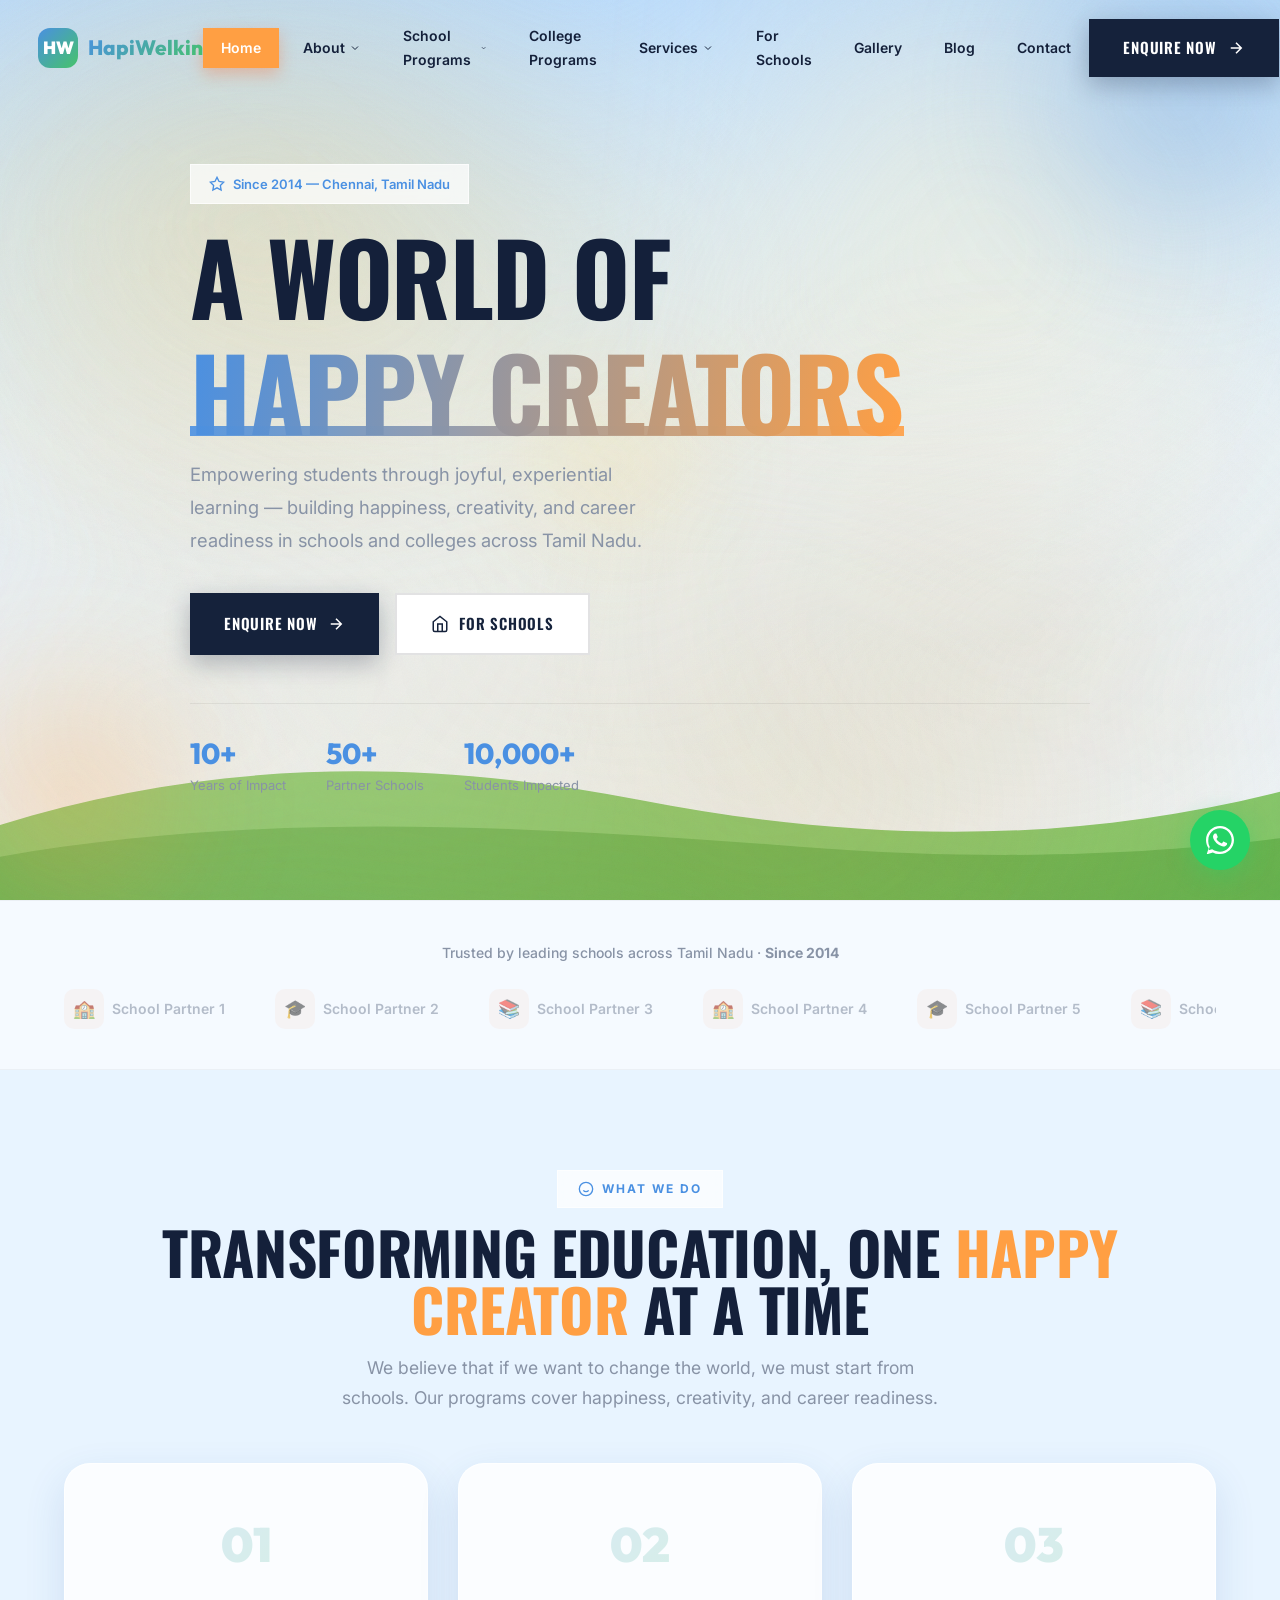
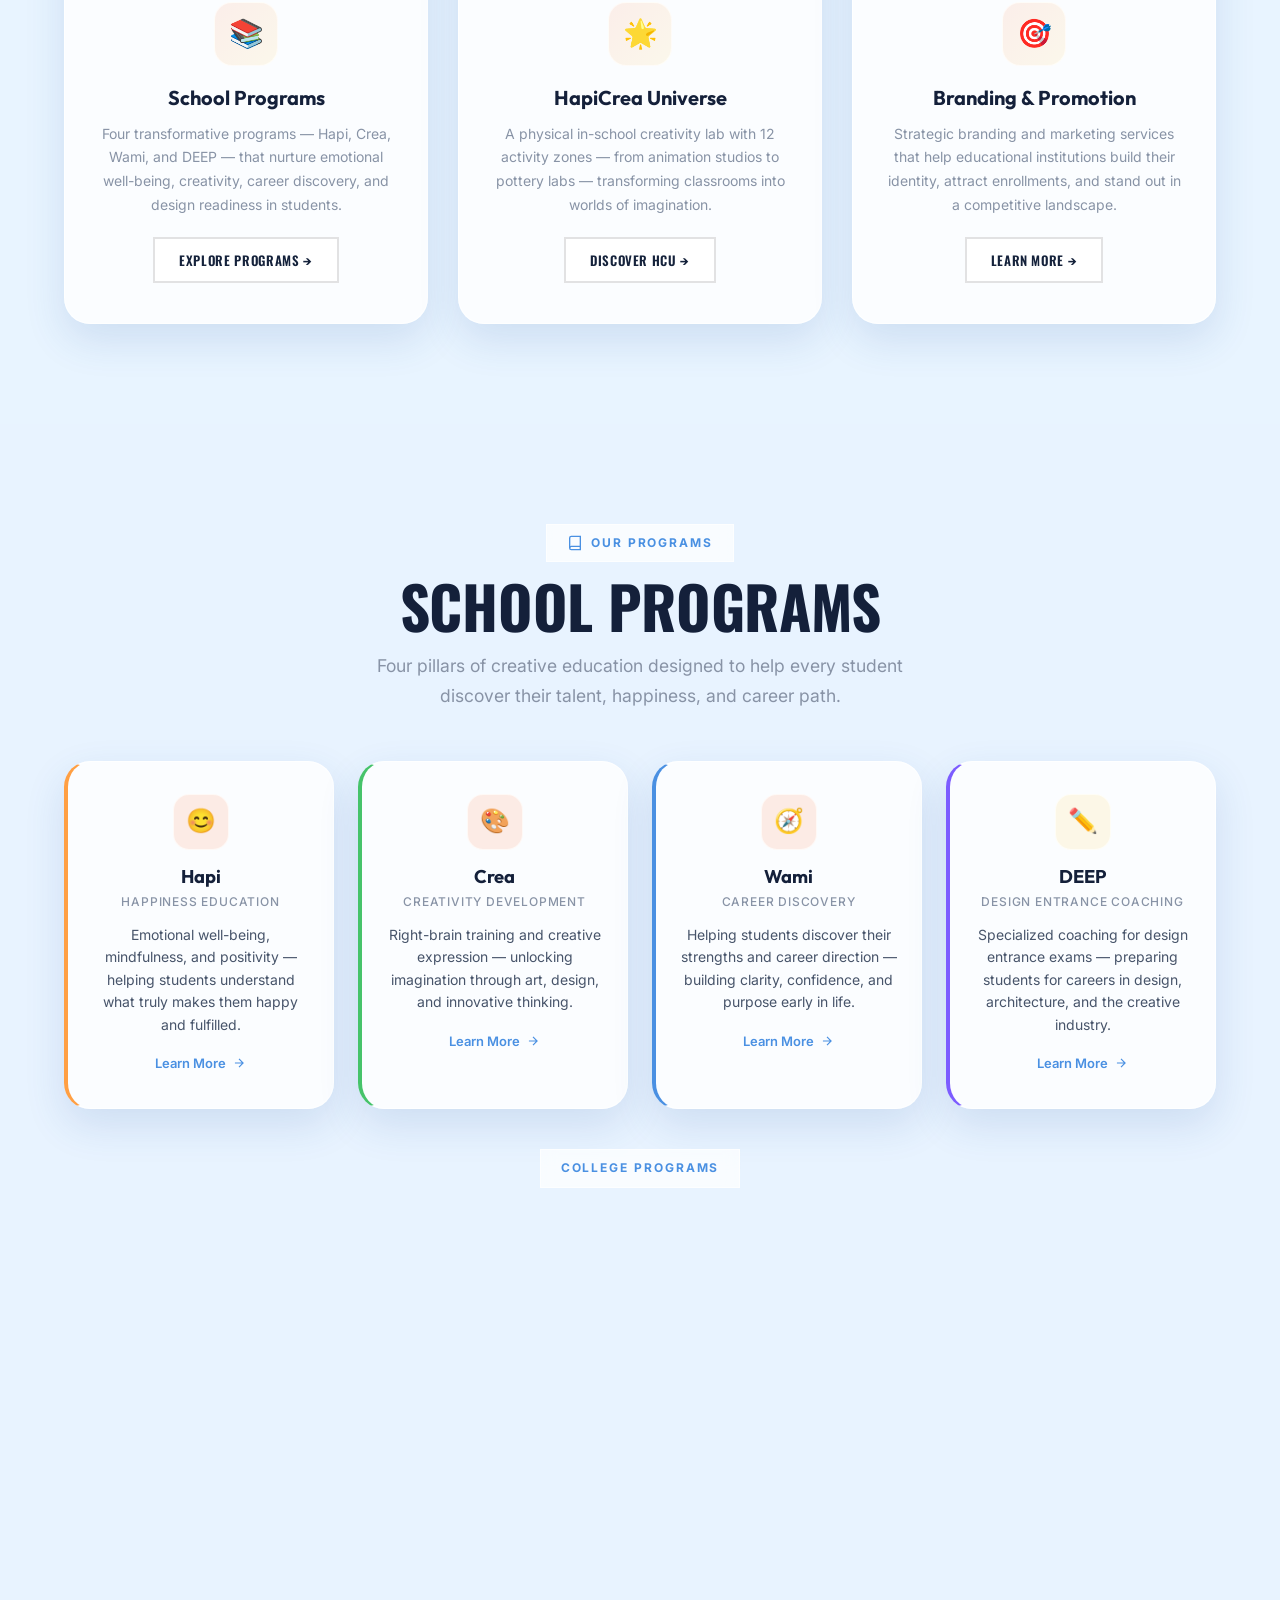
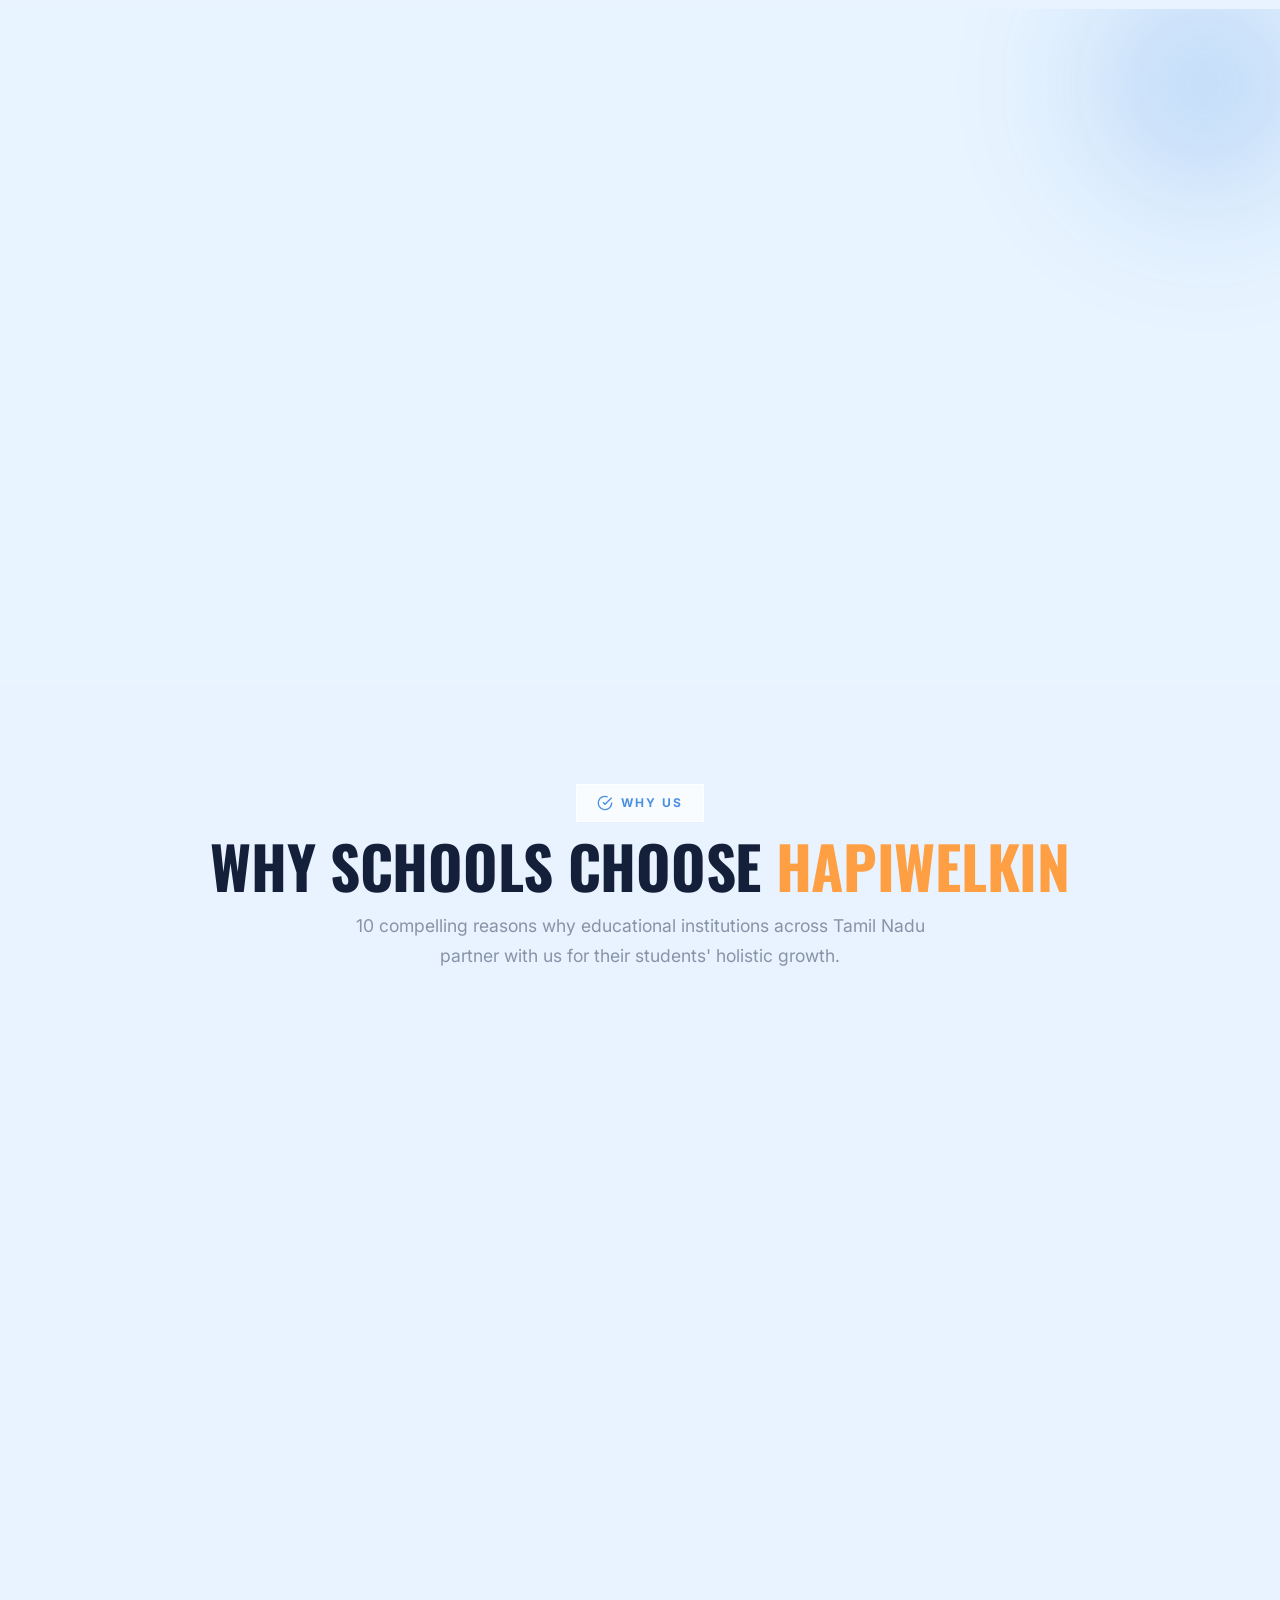
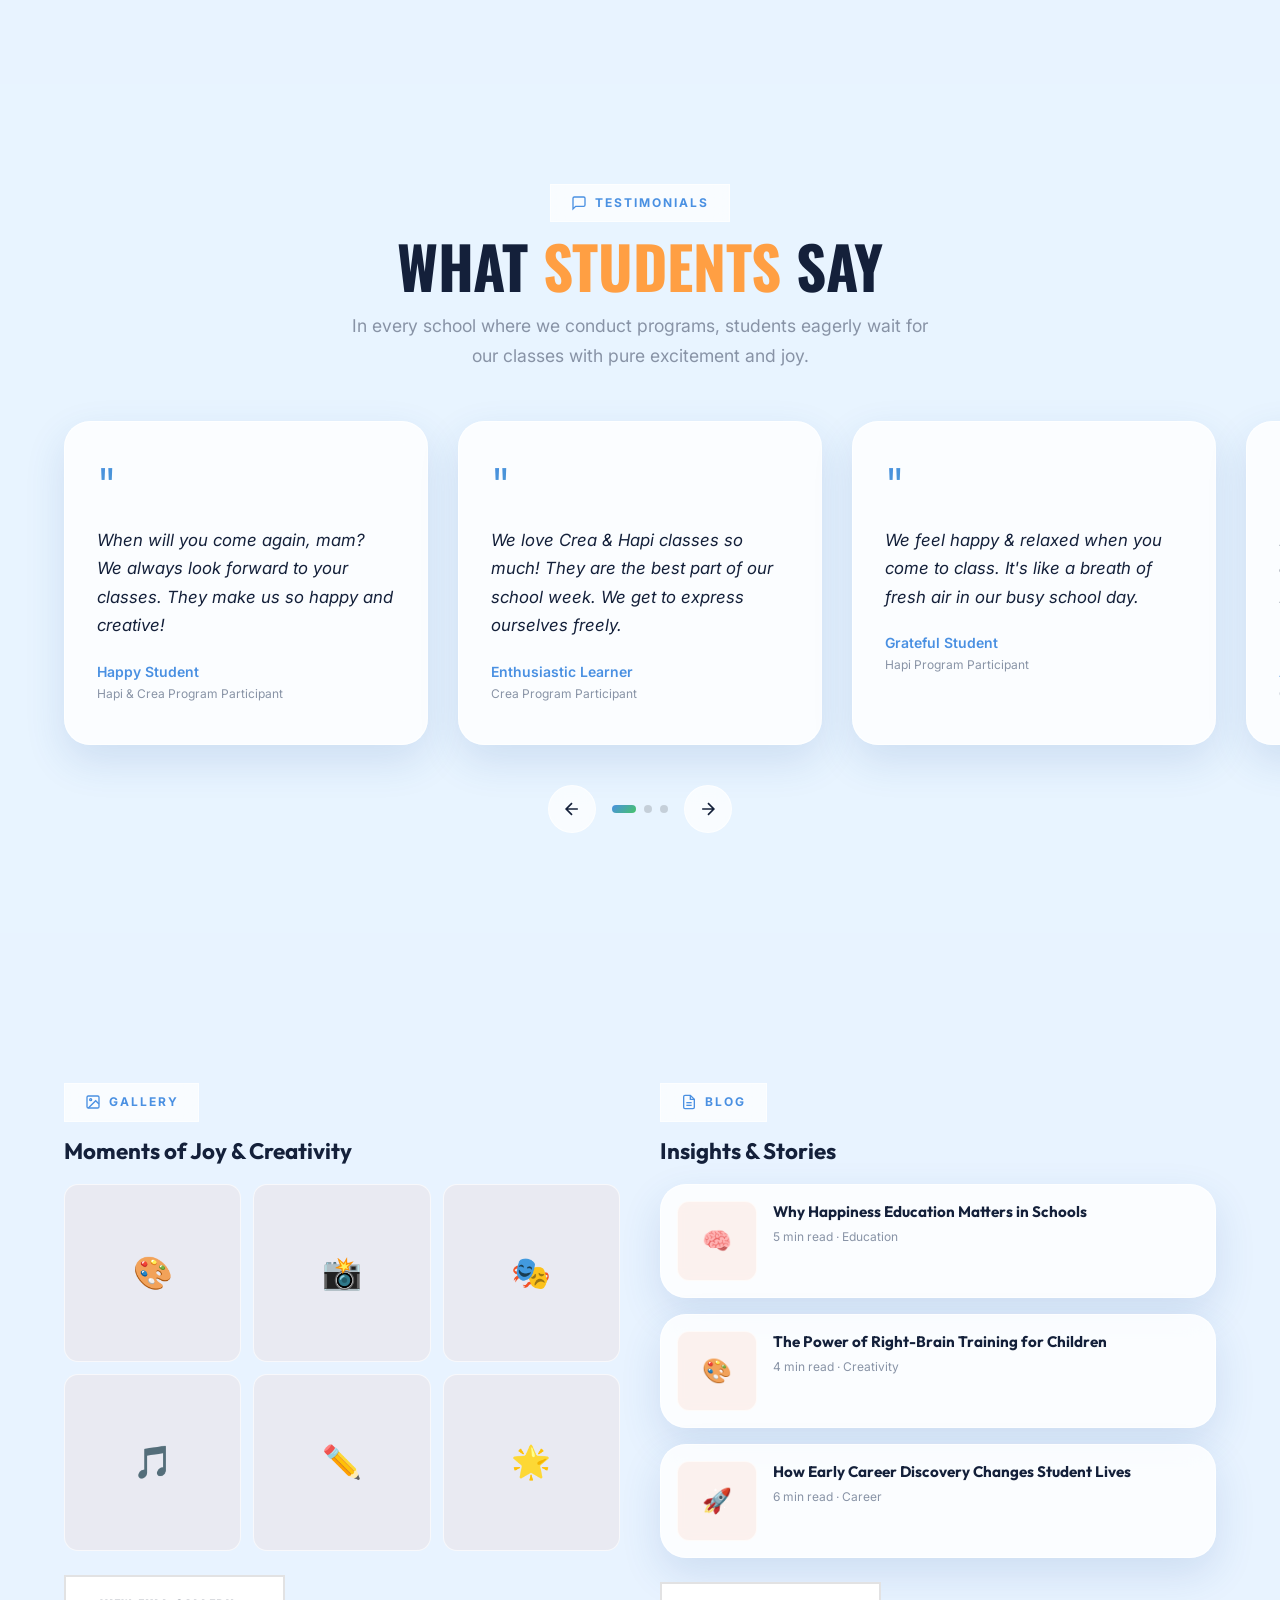
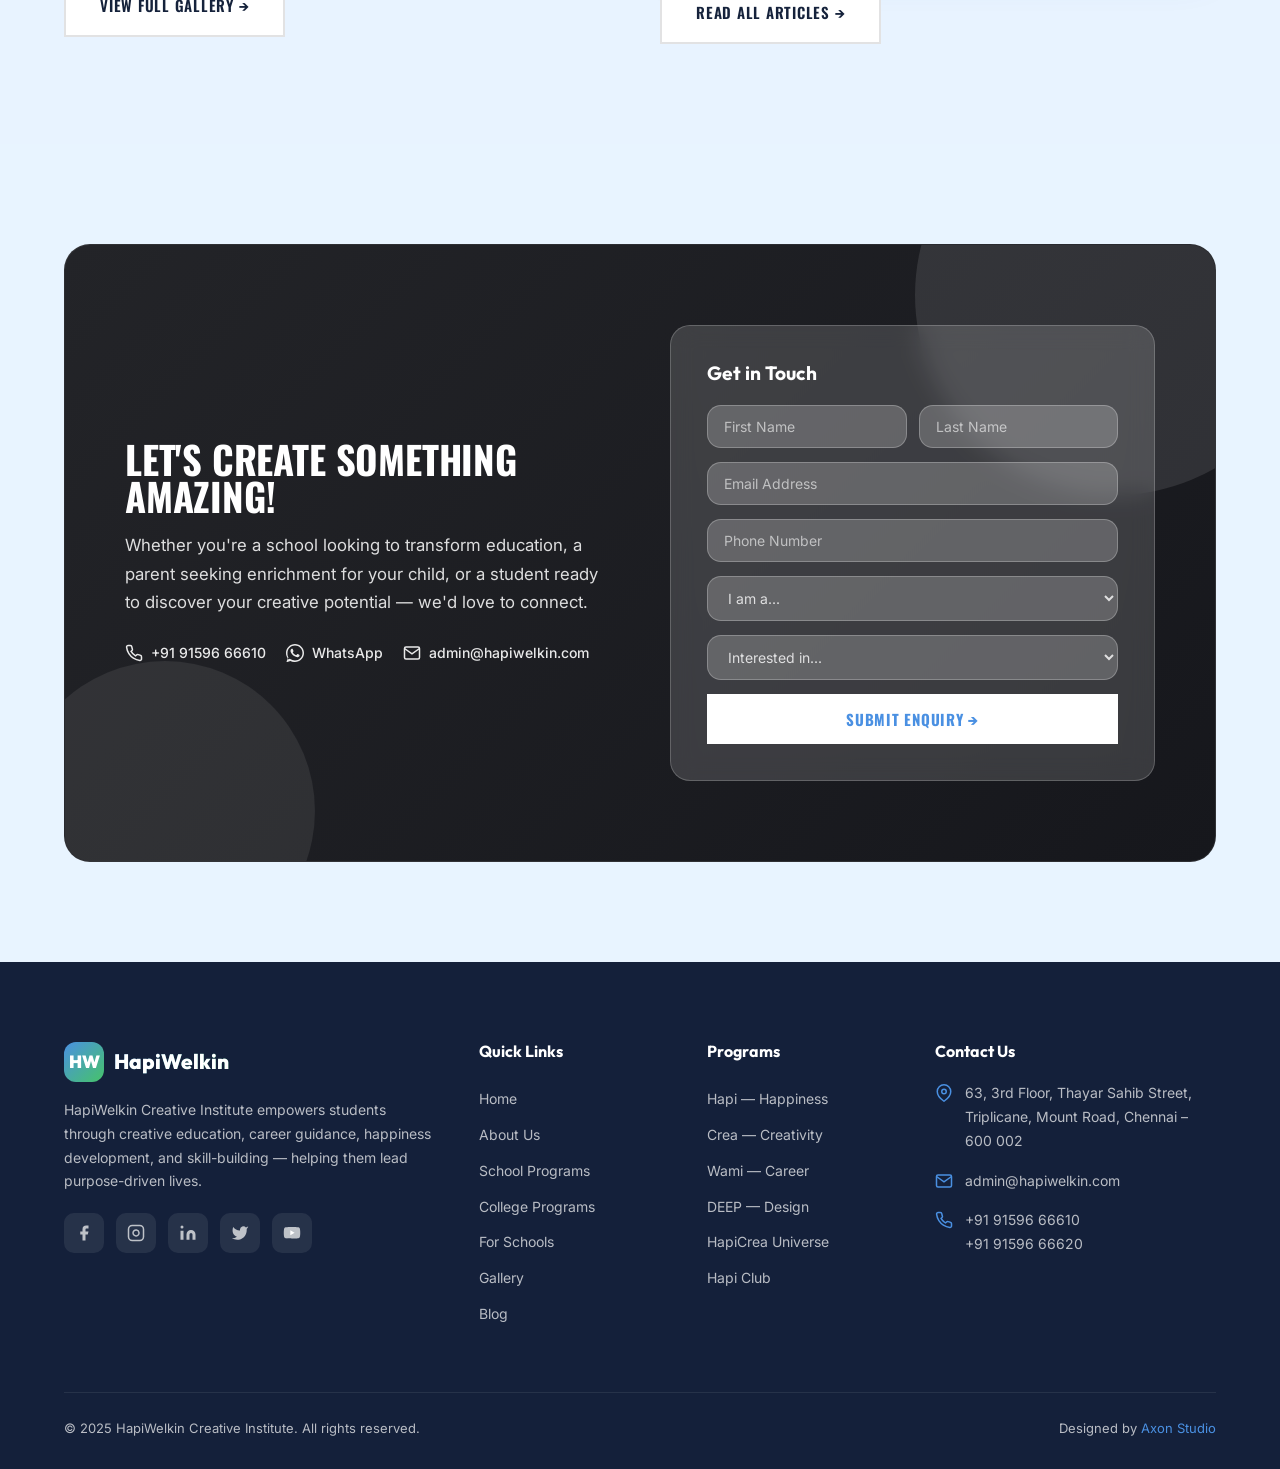
<file: index.html>
<!DOCTYPE html>
<html lang="en">
<head>
  <meta charset="UTF-8">
  <meta name="viewport" content="width=device-width, initial-scale=1.0">
  <title>HapiWelkin Creative Institute | A World of Happy Creators</title>
  <meta name="description" content="HapiWelkin Creative Institute empowers students through innovative programs like Hapi (Happiness Education), Crea (Creativity Development), Wami (Career Discovery), DEEP (Design Entrance Coaching), and HapiCrea Universe. Building a happier, more creative, future-ready generation.">
  <meta property="og:title" content="HapiWelkin Creative Institute | A World of Happy Creators">
  <meta property="og:description" content="Empowering students through happiness, creativity, and career readiness. Since 2014.">
  <meta property="og:type" content="website">
  <meta name="twitter:card" content="summary_large_image">
  <link rel="stylesheet" href="styles.css">
  <link rel="icon" type="image/svg+xml" href="data:image/svg+xml,<svg xmlns='http://www.w3.org/2000/svg' viewBox='0 0 100 100'><text y='.9em' font-size='90'>🌟</text></svg>">
</head>
<body>

  <!-- Scroll progress bar (Motion) -->
  <div class="scroll-progress" id="scrollProgress" aria-hidden="true"></div>

  <!-- ============ HEADER ============ -->
  <header class="header" id="header">
    <div class="container">
      <a href="index.html" class="logo">
        <div class="logo-icon">HW</div>
        <span>HapiWelkin</span>
      </a>

      <nav class="nav" id="mainNav">
        <a href="index.html" class="active">Home</a>
        <div class="nav-dropdown">
          <a href="about.html">About
            <svg class="dropdown-arrow" viewBox="0 0 24 24" fill="none" stroke="currentColor" stroke-width="2"><path d="M6 9l6 6 6-6"/></svg>
          </a>
          <div class="dropdown-menu">
            <a href="about.html">About Institution</a>
            <a href="about.html#management">Management</a>
          </div>
        </div>
        <div class="nav-dropdown">
          <a href="school-programs.html">School Programs
            <svg class="dropdown-arrow" viewBox="0 0 24 24" fill="none" stroke="currentColor" stroke-width="2"><path d="M6 9l6 6 6-6"/></svg>
          </a>
          <div class="dropdown-menu">
            <a href="school-programs.html#hapi">Hapi Program</a>
            <a href="school-programs.html#crea">Crea Program</a>
            <a href="school-programs.html#wami">Wami Program</a>
            <a href="school-programs.html#deep">DEEP Program</a>
          </div>
        </div>
        <a href="college-programs.html">College Programs</a>
        <div class="nav-dropdown">
          <a href="services.html">Services
            <svg class="dropdown-arrow" viewBox="0 0 24 24" fill="none" stroke="currentColor" stroke-width="2"><path d="M6 9l6 6 6-6"/></svg>
          </a>
          <div class="dropdown-menu">
            <a href="services.html#hapi-club">Hapi Club</a>
            <a href="hapicrea-universe.html">HapiCrea Universe</a>
            <a href="services.html#branding">Branding & Promotion</a>
          </div>
        </div>
        <a href="for-schools.html">For Schools</a>
        <a href="gallery.html">Gallery</a>
        <a href="blog.html">Blog</a>
        <a href="contact.html">Contact</a>
      </nav>

      <div class="header-cta">
        <a href="#" class="btn btn-primary" data-modal="enquiry">
          Enquire Now
          <svg viewBox="0 0 24 24" fill="none" stroke="currentColor" stroke-width="2"><path d="M5 12h14M12 5l7 7-7 7"/></svg>
        </a>
        <div class="hamburger" id="hamburger">
          <span></span>
          <span></span>
          <span></span>
        </div>
      </div>
    </div>
  </header>

  <!-- ============ HERO ============ -->
  <section class="hero" id="hero">
    <div class="hero-aurora" aria-hidden="true">
      <div class="hero-aurora-mesh"></div>
      <div class="hero-aurora-sweep"></div>
      <div class="hero-aurora-grain"></div>
    </div>
    <div class="blob blob-coral blob-1"></div>
    <div class="blob blob-orange blob-2"></div>
    <div class="blob blob-pink blob-3"></div>

    <div class="container">
      <div class="hero-content">
        <div class="hero-badge">
          <svg viewBox="0 0 24 24" fill="none" stroke="currentColor" stroke-width="2"><path d="M12 2l3.09 6.26L22 9.27l-5 4.87 1.18 6.88L12 17.77l-6.18 3.25L7 14.14 2 9.27l6.91-1.01L12 2z"/></svg>
          Since 2014 — Chennai, Tamil Nadu
        </div>
        <h1>A World of <span class="highlight" aria-label="Happy Creators">
          <span class="hl-word is-current" aria-hidden="true">Happy Creators</span>
          <span class="hl-word" aria-hidden="true">Bold Thinkers</span>
          <span class="hl-word" aria-hidden="true">Joyful Learners</span>
          <span class="hl-word" aria-hidden="true">Curious Makers</span>
        </span></h1>
        <p class="hero-text">Empowering students through joyful, experiential learning — building happiness, creativity, and career readiness in schools and colleges across Tamil Nadu.</p>
        <div class="hero-ctas">
          <a href="#" class="btn btn-primary" data-modal="enquiry">
            Enquire Now
            <svg viewBox="0 0 24 24" fill="none" stroke="currentColor" stroke-width="2"><path d="M5 12h14M12 5l7 7-7 7"/></svg>
          </a>
          <a href="for-schools.html" class="btn btn-secondary">
            <svg viewBox="0 0 24 24" fill="none" stroke="currentColor" stroke-width="2"><path d="M3 9l9-7 9 7v11a2 2 0 01-2 2H5a2 2 0 01-2-2z"/><polyline points="9 22 9 12 15 12 15 22"/></svg>
            For Schools
          </a>
        </div>
        <div class="hero-stats">
          <div class="hero-stat">
            <h3 data-count="10" data-suffix="+">0+</h3>
            <p>Years of Impact</p>
          </div>
          <div class="hero-stat">
            <h3 data-count="50" data-suffix="+">0+</h3>
            <p>Partner Schools</p>
          </div>
          <div class="hero-stat">
            <h3 data-count="10000" data-suffix="+">0+</h3>
            <p>Students Impacted</p>
          </div>
        </div>
      </div>

    </div>
  </section>

  <!-- ============ TRUST STRIP ============ -->
  <section class="trust-strip">
    <div class="container">
      <p>Trusted by leading schools across Tamil Nadu · <strong>Since 2014</strong></p>
      <div style="overflow:hidden;">
        <div class="trust-logos">
          <div class="trust-logo"><div class="trust-logo-icon">🏫</div> School Partner 1</div>
          <div class="trust-logo"><div class="trust-logo-icon">🎓</div> School Partner 2</div>
          <div class="trust-logo"><div class="trust-logo-icon">📚</div> School Partner 3</div>
          <div class="trust-logo"><div class="trust-logo-icon">🏫</div> School Partner 4</div>
          <div class="trust-logo"><div class="trust-logo-icon">🎓</div> School Partner 5</div>
          <div class="trust-logo"><div class="trust-logo-icon">📚</div> School Partner 6</div>
          <div class="trust-logo"><div class="trust-logo-icon">🏫</div> School Partner 7</div>
          <div class="trust-logo"><div class="trust-logo-icon">🎓</div> School Partner 8</div>
          <!-- Duplicate for seamless marquee -->
          <div class="trust-logo"><div class="trust-logo-icon">🏫</div> School Partner 1</div>
          <div class="trust-logo"><div class="trust-logo-icon">🎓</div> School Partner 2</div>
          <div class="trust-logo"><div class="trust-logo-icon">📚</div> School Partner 3</div>
          <div class="trust-logo"><div class="trust-logo-icon">🏫</div> School Partner 4</div>
          <div class="trust-logo"><div class="trust-logo-icon">🎓</div> School Partner 5</div>
          <div class="trust-logo"><div class="trust-logo-icon">📚</div> School Partner 6</div>
          <div class="trust-logo"><div class="trust-logo-icon">🏫</div> School Partner 7</div>
          <div class="trust-logo"><div class="trust-logo-icon">🎓</div> School Partner 8</div>
        </div>
      </div>
    </div>
  </section>

  <!-- ============ WHAT WE DO ============ -->
  <section class="what-we-do" id="what-we-do">
    <div class="container">
      <div class="text-center">
        <div class="section-label">
          <svg viewBox="0 0 24 24" fill="none" stroke="currentColor" stroke-width="2"><circle cx="12" cy="12" r="10"/><path d="M8 14s1.5 2 4 2 4-2 4-2"/><line x1="9" y1="9" x2="9.01" y2="9"/><line x1="15" y1="9" x2="15.01" y2="9"/></svg>
          What We Do
        </div>
        <h2 class="section-title">Transforming Education, One <span class="highlight">Happy Creator</span> at a Time</h2>
        <p class="section-subtitle mx-auto">We believe that if we want to change the world, we must start from schools. Our programs cover happiness, creativity, and career readiness.</p>
      </div>

      <div class="what-we-do-grid">
        <a href="school-programs.html" class="glass-card service-card reveal">
          <div class="service-card-number">01</div>
          <div class="service-card-icon">📚</div>
          <h3>School Programs</h3>
          <p>Four transformative programs — Hapi, Crea, Wami, and DEEP — that nurture emotional well-being, creativity, career discovery, and design readiness in students.</p>
          <span class="btn btn-secondary" style="margin-top:20px;padding:10px 24px;font-size:13px;">Explore Programs →</span>
        </a>

        <a href="hapicrea-universe.html" class="glass-card service-card reveal">
          <div class="service-card-number">02</div>
          <div class="service-card-icon">🌟</div>
          <h3>HapiCrea Universe</h3>
          <p>A physical in-school creativity lab with 12 activity zones — from animation studios to pottery labs — transforming classrooms into worlds of imagination.</p>
          <span class="btn btn-secondary" style="margin-top:20px;padding:10px 24px;font-size:13px;">Discover HCU →</span>
        </a>

        <a href="services.html#branding" class="glass-card service-card reveal">
          <div class="service-card-number">03</div>
          <div class="service-card-icon">🎯</div>
          <h3>Branding & Promotion</h3>
          <p>Strategic branding and marketing services that help educational institutions build their identity, attract enrollments, and stand out in a competitive landscape.</p>
          <span class="btn btn-secondary" style="margin-top:20px;padding:10px 24px;font-size:13px;">Learn More →</span>
        </a>
      </div>
    </div>
  </section>

  <!-- ============ PROGRAMS ============ -->
  <section class="programs" id="programs">
    <div class="container">
      <div class="text-center">
        <div class="section-label">
          <svg viewBox="0 0 24 24" fill="none" stroke="currentColor" stroke-width="2"><path d="M4 19.5A2.5 2.5 0 016.5 17H20"/><path d="M6.5 2H20v20H6.5A2.5 2.5 0 014 19.5v-15A2.5 2.5 0 016.5 2z"/></svg>
          Our Programs
        </div>
        <h2 class="section-title">School Programs</h2>
        <p class="section-subtitle mx-auto">Four pillars of creative education designed to help every student discover their talent, happiness, and career path.</p>
      </div>

      <div class="programs-grid">
        <a href="school-programs.html#hapi" class="glass-card program-card reveal" data-program="hapi">
          <div class="program-card-icon">😊</div>
          <h3>Hapi</h3>
          <div class="program-subtitle">Happiness Education</div>
          <p>Emotional well-being, mindfulness, and positivity — helping students understand what truly makes them happy and fulfilled.</p>
          <span class="card-link">Learn More <svg width="14" height="14" viewBox="0 0 24 24" fill="none" stroke="currentColor" stroke-width="2"><path d="M5 12h14M12 5l7 7-7 7"/></svg></span>
        </a>

        <a href="school-programs.html#crea" class="glass-card program-card reveal" data-program="crea">
          <div class="program-card-icon">🎨</div>
          <h3>Crea</h3>
          <div class="program-subtitle">Creativity Development</div>
          <p>Right-brain training and creative expression — unlocking imagination through art, design, and innovative thinking.</p>
          <span class="card-link">Learn More <svg width="14" height="14" viewBox="0 0 24 24" fill="none" stroke="currentColor" stroke-width="2"><path d="M5 12h14M12 5l7 7-7 7"/></svg></span>
        </a>

        <a href="school-programs.html#wami" class="glass-card program-card reveal" data-program="wami">
          <div class="program-card-icon">🧭</div>
          <h3>Wami</h3>
          <div class="program-subtitle">Career Discovery</div>
          <p>Helping students discover their strengths and career direction — building clarity, confidence, and purpose early in life.</p>
          <span class="card-link">Learn More <svg width="14" height="14" viewBox="0 0 24 24" fill="none" stroke="currentColor" stroke-width="2"><path d="M5 12h14M12 5l7 7-7 7"/></svg></span>
        </a>

        <a href="school-programs.html#deep" class="glass-card program-card reveal" data-program="deep">
          <div class="program-card-icon">✏️</div>
          <h3>DEEP</h3>
          <div class="program-subtitle">Design Entrance Coaching</div>
          <p>Specialized coaching for design entrance exams — preparing students for careers in design, architecture, and the creative industry.</p>
          <span class="card-link">Learn More <svg width="14" height="14" viewBox="0 0 24 24" fill="none" stroke="currentColor" stroke-width="2"><path d="M5 12h14M12 5l7 7-7 7"/></svg></span>
        </a>
      </div>

      <div class="text-center" style="margin-top:40px;">
        <div class="section-label">College Programs</div>
      </div>
      <div class="college-programs-row">
        <a href="college-programs.html#multimedia" class="glass-card program-card reveal" style="border-left-color:var(--multimedia-color);">
          <div class="program-card-icon" style="background:rgba(59,130,246,0.12);">🎬</div>
          <h3>Multimedia Programs</h3>
          <div class="program-subtitle">Creative & Media Skills</div>
          <p>Comprehensive multimedia training for college students — covering video production, graphic design, animation, and digital media.</p>
          <span class="card-link">Learn More <svg width="14" height="14" viewBox="0 0 24 24" fill="none" stroke="currentColor" stroke-width="2"><path d="M5 12h14M12 5l7 7-7 7"/></svg></span>
        </a>

        <a href="college-programs.html#job-guidance" class="glass-card program-card reveal" style="border-left-color:var(--job-color);">
          <div class="program-card-icon" style="background:rgba(16,185,129,0.12);">💼</div>
          <h3>Job Guidance Program</h3>
          <div class="program-subtitle">Career & Placement Readiness</div>
          <p>Career clarity, interview preparation, resume building, and placement readiness — helping college students transition from campus to career.</p>
          <span class="card-link">Learn More <svg width="14" height="14" viewBox="0 0 24 24" fill="none" stroke="currentColor" stroke-width="2"><path d="M5 12h14M12 5l7 7-7 7"/></svg></span>
        </a>
      </div>
    </div>
  </section>

  <!-- ============ HCU SPOTLIGHT ============ -->
  <section class="hcu-spotlight" id="hcu-spotlight">
    <div class="blob blob-coral" style="width:350px;height:350px;top:-100px;right:-100px;"></div>
    <div class="container">
      <div class="hcu-visual reveal-left">
        <div class="hcu-image-wrapper">
          <div style="height:380px;background:linear-gradient(135deg, #FFF5ED, rgba(255,107,71,0.08));display:flex;flex-direction:column;align-items:center;justify-content:center;gap:16px;">
            <span style="font-size:4rem;">🌟</span>
            <h3 style="font-size:1.3rem;color:var(--text-heading);">HapiCrea Universe</h3>
            <p style="color:var(--text-muted);font-size:14px;">12 Activity Zones · In-School Lab</p>
          </div>
        </div>
      </div>

      <div class="hcu-content reveal-right">
        <div class="section-label">
          <svg viewBox="0 0 24 24" fill="none" stroke="currentColor" stroke-width="2"><path d="M12 2l3.09 6.26L22 9.27l-5 4.87 1.18 6.88L12 17.77l-6.18 3.25L7 14.14 2 9.27l6.91-1.01L12 2z"/></svg>
          Flagship Offering
        </div>
        <h2>Transform a Classroom Into a <span class="highlight">Creativity Lab</span></h2>
        <p>HapiCrea Universe is a physical school lab for happiness, creativity, and talent development — installed right inside your school. With 12 unique activity zones, it's where imagination meets hands-on learning.</p>

        <div class="hcu-pillars">
          <div class="hcu-pillar">
            <div class="hcu-pillar-dot" style="background:var(--hapi-color);"></div>
            Happiness Improvement
          </div>
          <div class="hcu-pillar">
            <div class="hcu-pillar-dot" style="background:var(--crea-color);"></div>
            Creativity Development
          </div>
          <div class="hcu-pillar">
            <div class="hcu-pillar-dot" style="background:var(--wami-color);"></div>
            Individual Talent
          </div>
        </div>

        <div style="display:flex;gap:12px;flex-wrap:wrap;">
          <a href="hapicrea-universe.html" class="btn btn-primary">
            Explore HCU
            <svg viewBox="0 0 24 24" fill="none" stroke="currentColor" stroke-width="2"><path d="M5 12h14M12 5l7 7-7 7"/></svg>
          </a>
          <a href="for-schools.html" class="btn btn-secondary">
            Bring It to Your School
          </a>
        </div>
      </div>
    </div>
  </section>

  <!-- ============ WHY SCHOOLS CHOOSE US ============ -->
  <section class="why-choose" id="why-choose">
    <div class="container">
      <div class="text-center">
        <div class="section-label">
          <svg viewBox="0 0 24 24" fill="none" stroke="currentColor" stroke-width="2"><path d="M22 11.08V12a10 10 0 11-5.93-9.14"/><polyline points="22 4 12 14.01 9 11.01"/></svg>
          Why Us
        </div>
        <h2 class="section-title">Why Schools Choose <span class="highlight">HapiWelkin</span></h2>
        <p class="section-subtitle mx-auto">10 compelling reasons why educational institutions across Tamil Nadu partner with us for their students' holistic growth.</p>
      </div>

      <div class="why-choose-grid">
        <div class="glass-card why-card reveal">
          <div class="why-card-number">01</div>
          <div class="why-card-icon">🌱</div>
          <h4>Holistic Development</h4>
          <p>Emotional well-being, creativity, and critical thinking for well-rounded education.</p>
        </div>
        <div class="glass-card why-card reveal">
          <div class="why-card-number">02</div>
          <div class="why-card-icon">🎯</div>
          <h4>Student Engagement</h4>
          <p>Happiness and hands-on learning inspire active, meaningful participation.</p>
        </div>
        <div class="glass-card why-card reveal">
          <div class="why-card-number">03</div>
          <div class="why-card-icon">💡</div>
          <h4>Innovation & Problem-Solving</h4>
          <p>Creative and project-based learning for future-ready thinking.</p>
        </div>
        <div class="glass-card why-card reveal">
          <div class="why-card-number">04</div>
          <div class="why-card-icon">📈</div>
          <h4>Academic Performance</h4>
          <p>Stronger cognitive skills and emotional intelligence boost outcomes.</p>
        </div>
        <div class="glass-card why-card reveal">
          <div class="why-card-number">05</div>
          <div class="why-card-icon">⭐</div>
          <h4>Unique School Culture</h4>
          <p>Stand out for nurturing students' mental, emotional, and creative growth.</p>
        </div>
        <div class="glass-card why-card reveal">
          <div class="why-card-number">06</div>
          <div class="why-card-icon">📣</div>
          <h4>Student Referrals</h4>
          <p>Happy, engaged students naturally recommend the school to others.</p>
        </div>
        <div class="glass-card why-card reveal">
          <div class="why-card-number">07</div>
          <div class="why-card-icon">🤝</div>
          <h4>Stronger Community</h4>
          <p>Collaboration leads to a supportive, inclusive school environment.</p>
        </div>
        <div class="glass-card why-card reveal">
          <div class="why-card-number">08</div>
          <div class="why-card-icon">🎓</div>
          <h4>More Enrollments</h4>
          <p>A forward-thinking approach attracts more families and students.</p>
        </div>
        <div class="glass-card why-card reveal">
          <div class="why-card-number">09</div>
          <div class="why-card-icon">🏆</div>
          <h4>Brand Differentiation</h4>
          <p>Distinguish with a modern, holistic educational experience.</p>
        </div>
        <div class="glass-card why-card reveal">
          <div class="why-card-number">10</div>
          <div class="why-card-icon">🚀</div>
          <h4>Long-term Growth</h4>
          <p>Sustainable growth, reputation, and relevance in changing education.</p>
        </div>
      </div>
    </div>
  </section>

  <!-- ============ TESTIMONIALS ============ -->
  <section class="testimonials" id="testimonials">
    <div class="container">
      <div class="text-center">
        <div class="section-label">
          <svg viewBox="0 0 24 24" fill="none" stroke="currentColor" stroke-width="2"><path d="M21 15a2 2 0 01-2 2H7l-4 4V5a2 2 0 012-2h14a2 2 0 012 2z"/></svg>
          Testimonials
        </div>
        <h2 class="section-title">What <span class="highlight">Students</span> Say</h2>
        <p class="section-subtitle mx-auto">In every school where we conduct programs, students eagerly wait for our classes with pure excitement and joy.</p>
      </div>

      <div class="testimonials-carousel">
        <div class="testimonials-track">
          <div class="glass-card testimonial-card">
            <div class="testimonial-quote">"</div>
            <p class="testimonial-text">When will you come again, mam? We always look forward to your classes. They make us so happy and creative!</p>
            <div class="testimonial-author">Happy Student</div>
            <div class="testimonial-role">Hapi & Crea Program Participant</div>
          </div>

          <div class="glass-card testimonial-card">
            <div class="testimonial-quote">"</div>
            <p class="testimonial-text">We love Crea & Hapi classes so much! They are the best part of our school week. We get to express ourselves freely.</p>
            <div class="testimonial-author">Enthusiastic Learner</div>
            <div class="testimonial-role">Crea Program Participant</div>
          </div>

          <div class="glass-card testimonial-card">
            <div class="testimonial-quote">"</div>
            <p class="testimonial-text">We feel happy & relaxed when you come to class. It's like a breath of fresh air in our busy school day.</p>
            <div class="testimonial-author">Grateful Student</div>
            <div class="testimonial-role">Hapi Program Participant</div>
          </div>

          <div class="glass-card testimonial-card">
            <div class="testimonial-quote">"</div>
            <p class="testimonial-text">I discovered my love for art and animation through the Crea program. Now I know what I want to become when I grow up!</p>
            <div class="testimonial-author">Aspiring Creator</div>
            <div class="testimonial-role">Crea & Wami Program Participant</div>
          </div>

          <div class="glass-card testimonial-card">
            <div class="testimonial-quote">"</div>
            <p class="testimonial-text">The DEEP coaching helped me prepare for design entrance exams with confidence. The teachers are amazing and so supportive!</p>
            <div class="testimonial-author">Design Aspirant</div>
            <div class="testimonial-role">DEEP Program Participant</div>
          </div>
        </div>

        <div class="carousel-controls">
          <button class="carousel-btn carousel-prev" aria-label="Previous testimonial">
            <svg width="20" height="20" viewBox="0 0 24 24" fill="none" stroke="currentColor" stroke-width="2"><path d="M19 12H5M12 19l-7-7 7-7"/></svg>
          </button>
          <div class="carousel-dots">
            <div class="carousel-dot active"></div>
            <div class="carousel-dot"></div>
            <div class="carousel-dot"></div>
          </div>
          <button class="carousel-btn carousel-next" aria-label="Next testimonial">
            <svg width="20" height="20" viewBox="0 0 24 24" fill="none" stroke="currentColor" stroke-width="2"><path d="M5 12h14M12 5l7 7-7 7"/></svg>
          </button>
        </div>
      </div>
    </div>
  </section>

  <!-- ============ GALLERY & BLOG TEASER ============ -->
  <section class="teasers" id="teasers">
    <div class="container">
      <div class="teasers-grid">
        <div class="teaser-block reveal">
          <div class="section-label">
            <svg viewBox="0 0 24 24" fill="none" stroke="currentColor" stroke-width="2"><rect x="3" y="3" width="18" height="18" rx="2" ry="2"/><circle cx="8.5" cy="8.5" r="1.5"/><polyline points="21 15 16 10 5 21"/></svg>
            Gallery
          </div>
          <h3>Moments of Joy & Creativity</h3>
          <div class="teaser-images">
            <div class="teaser-img">🎨</div>
            <div class="teaser-img">📸</div>
            <div class="teaser-img">🎭</div>
            <div class="teaser-img">🎵</div>
            <div class="teaser-img">✏️</div>
            <div class="teaser-img">🌟</div>
          </div>
          <a href="gallery.html" class="btn btn-secondary" style="margin-top:24px;">View Full Gallery →</a>
        </div>

        <div class="teaser-block reveal">
          <div class="section-label">
            <svg viewBox="0 0 24 24" fill="none" stroke="currentColor" stroke-width="2"><path d="M14 2H6a2 2 0 00-2 2v16a2 2 0 002 2h12a2 2 0 002-2V8z"/><polyline points="14 2 14 8 20 8"/><line x1="16" y1="13" x2="8" y2="13"/><line x1="16" y1="17" x2="8" y2="17"/></svg>
            Blog
          </div>
          <h3>Insights & Stories</h3>
          <div class="blog-cards">
            <a href="blog.html" class="glass-card blog-card-teaser">
              <div class="blog-card-thumb">🧠</div>
              <div class="blog-card-info">
                <h4>Why Happiness Education Matters in Schools</h4>
                <p>5 min read · Education</p>
              </div>
            </a>
            <a href="blog.html" class="glass-card blog-card-teaser">
              <div class="blog-card-thumb">🎨</div>
              <div class="blog-card-info">
                <h4>The Power of Right-Brain Training for Children</h4>
                <p>4 min read · Creativity</p>
              </div>
            </a>
            <a href="blog.html" class="glass-card blog-card-teaser">
              <div class="blog-card-thumb">🚀</div>
              <div class="blog-card-info">
                <h4>How Early Career Discovery Changes Student Lives</h4>
                <p>6 min read · Career</p>
              </div>
            </a>
          </div>
          <a href="blog.html" class="btn btn-secondary" style="margin-top:24px;">Read All Articles →</a>
        </div>
      </div>
    </div>
  </section>

  <!-- ============ FINAL CTA / ENQUIRY ============ -->
  <section class="cta-section" id="enquiry">
    <div class="container">
      <div class="cta-inner reveal-scale">
        <div class="cta-grid">
          <div class="cta-content">
            <h2>Let's Create Something Amazing!</h2>
            <p>Whether you're a school looking to transform education, a parent seeking enrichment for your child, or a student ready to discover your creative potential — we'd love to connect.</p>
            <div class="cta-contact-links">
              <a href="tel:+919159666610" class="cta-contact-link">
                <svg viewBox="0 0 24 24" fill="none" stroke="currentColor" stroke-width="2"><path d="M22 16.92v3a2 2 0 01-2.18 2 19.79 19.79 0 01-8.63-3.07 19.5 19.5 0 01-6-6 19.79 19.79 0 01-3.07-8.67A2 2 0 014.11 2h3a2 2 0 012 1.72c.127.96.361 1.903.7 2.81a2 2 0 01-.45 2.11L8.09 9.91a16 16 0 006 6l1.27-1.27a2 2 0 012.11-.45c.907.339 1.85.573 2.81.7A2 2 0 0122 16.92z"/></svg>
                +91 91596 66610
              </a>
              <a href="https://wa.me/919159666610?text=Hi%20HapiWelkin!%20I%20would%20like%20to%20know%20more%20about%20your%20programs." class="cta-contact-link" target="_blank">
                <svg viewBox="0 0 24 24" fill="currentColor"><path d="M17.472 14.382c-.297-.149-1.758-.867-2.03-.967-.273-.099-.471-.148-.67.15-.197.297-.767.966-.94 1.164-.173.199-.347.223-.644.075-.297-.15-1.255-.463-2.39-1.475-.883-.788-1.48-1.761-1.653-2.059-.173-.297-.018-.458.13-.606.134-.133.298-.347.446-.52.149-.174.198-.298.298-.497.099-.198.05-.371-.025-.52-.075-.149-.669-1.612-.916-2.207-.242-.579-.487-.5-.669-.51-.173-.008-.371-.01-.57-.01-.198 0-.52.074-.792.372-.272.297-1.04 1.016-1.04 2.479 0 1.462 1.065 2.875 1.213 3.074.149.198 2.096 3.2 5.077 4.487.709.306 1.262.489 1.694.625.712.227 1.36.195 1.871.118.571-.085 1.758-.719 2.006-1.413.248-.694.248-1.289.173-1.413-.074-.124-.272-.198-.57-.347z"/><path d="M12 0C5.373 0 0 5.373 0 12c0 2.625.846 5.059 2.284 7.034L.789 23.492a.5.5 0 00.611.611l4.458-1.495A11.96 11.96 0 0012 24c6.627 0 12-5.373 12-12S18.627 0 12 0zm0 22c-2.331 0-4.512-.69-6.34-1.876l-.455-.296-2.97.995.995-2.97-.296-.455A9.955 9.955 0 012 12C2 6.477 6.477 2 12 2s10 4.477 10 10-4.477 10-10 10z"/></svg>
                WhatsApp
              </a>
              <a href="mailto:admin@hapiwelkin.com" class="cta-contact-link">
                <svg viewBox="0 0 24 24" fill="none" stroke="currentColor" stroke-width="2"><path d="M4 4h16c1.1 0 2 .9 2 2v12c0 1.1-.9 2-2 2H4c-1.1 0-2-.9-2-2V6c0-1.1.9-2 2-2z"/><polyline points="22,6 12,13 2,6"/></svg>
                admin@hapiwelkin.com
              </a>
            </div>
          </div>

          <form class="enquiry-form" data-form="enquiry-home">
            <div class="form-content">
              <h3>Get in Touch</h3>
              <div class="form-row">
                <div class="form-group">
                  <input type="text" name="firstName" placeholder="First Name" required>
                </div>
                <div class="form-group">
                  <input type="text" name="lastName" placeholder="Last Name" required>
                </div>
              </div>
              <div class="form-group">
                <input type="email" name="email" placeholder="Email Address" required>
              </div>
              <div class="form-group">
                <input type="tel" name="phone" placeholder="Phone Number" required>
              </div>
              <div class="form-group">
                <select name="persona" required>
                  <option value="" disabled selected>I am a...</option>
                  <option value="school">School (Principal/Coordinator)</option>
                  <option value="parent">Parent</option>
                  <option value="student">Student</option>
                  <option value="college">College Student</option>
                </select>
              </div>
              <div class="form-group">
                <select name="program">
                  <option value="" disabled selected>Interested in...</option>
                  <option value="hapi">Hapi — Happiness Education</option>
                  <option value="crea">Crea — Creativity Development</option>
                  <option value="wami">Wami — Career Discovery</option>
                  <option value="deep">DEEP — Design Entrance Coaching</option>
                  <option value="hcu">HapiCrea Universe (School Lab)</option>
                  <option value="multimedia">Multimedia Programs</option>
                  <option value="job-guidance">Job Guidance Program</option>
                  <option value="branding">Branding & Promotion</option>
                  <option value="general">General Enquiry</option>
                </select>
              </div>
              <button type="submit" class="btn">Submit Enquiry →</button>
            </div>
            <div class="form-success">
              <div class="success-icon">✓</div>
              <h3>Thank You!</h3>
              <p>Your enquiry has been submitted. Our team will get back to you within 24 hours.</p>
            </div>
          </form>
        </div>
      </div>
    </div>
  </section>

  <!-- ============ FOOTER ============ -->
  <footer class="footer" id="footer">
    <div class="container">
      <div class="footer-grid">
        <div class="footer-brand">
          <a href="index.html" class="logo">
            <div class="logo-icon">HW</div>
            <span>HapiWelkin</span>
          </a>
          <p>HapiWelkin Creative Institute empowers students through creative education, career guidance, happiness development, and skill-building — helping them lead purpose-driven lives.</p>
          <div class="footer-socials">
            <a href="https://www.facebook.com/hapiwelkin" target="_blank" class="footer-social" aria-label="Facebook">
              <svg viewBox="0 0 24 24" fill="currentColor"><path d="M18 2h-3a5 5 0 00-5 5v3H7v4h3v8h4v-8h3l1-4h-4V7a1 1 0 011-1h3z"/></svg>
            </a>
            <a href="https://www.instagram.com/hapiwelkin" target="_blank" class="footer-social" aria-label="Instagram">
              <svg viewBox="0 0 24 24" fill="none" stroke="currentColor" stroke-width="2"><rect x="2" y="2" width="20" height="20" rx="5" ry="5"/><path d="M16 11.37A4 4 0 1112.63 8 4 4 0 0116 11.37z"/><line x1="17.5" y1="6.5" x2="17.51" y2="6.5"/></svg>
            </a>
            <a href="https://www.linkedin.com/company/hapiwelkin" target="_blank" class="footer-social" aria-label="LinkedIn">
              <svg viewBox="0 0 24 24" fill="currentColor"><path d="M16 8a6 6 0 016 6v7h-4v-7a2 2 0 00-2-2 2 2 0 00-2 2v7h-4v-7a6 6 0 016-6zM2 9h4v12H2z"/><circle cx="4" cy="4" r="2"/></svg>
            </a>
            <a href="https://twitter.com/hapiwelkin" target="_blank" class="footer-social" aria-label="Twitter">
              <svg viewBox="0 0 24 24" fill="currentColor"><path d="M23 3a10.9 10.9 0 01-3.14 1.53 4.48 4.48 0 00-7.86 3v1A10.66 10.66 0 013 4s-4 9 5 13a11.64 11.64 0 01-7 2c9 5 20 0 20-11.5a4.5 4.5 0 00-.08-.83A7.72 7.72 0 0023 3z"/></svg>
            </a>
            <a href="https://www.youtube.com/hapiwelkin" target="_blank" class="footer-social" aria-label="YouTube">
              <svg viewBox="0 0 24 24" fill="currentColor"><path d="M22.54 6.42a2.78 2.78 0 00-1.94-2C18.88 4 12 4 12 4s-6.88 0-8.6.46a2.78 2.78 0 00-1.94 2A29 29 0 001 11.75a29 29 0 00.46 5.33A2.78 2.78 0 003.4 19.1c1.72.46 8.6.46 8.6.46s6.88 0 8.6-.46a2.78 2.78 0 001.94-2 29 29 0 00.46-5.25 29 29 0 00-.46-5.43z"/><polygon points="9.75 15.02 15.5 11.75 9.75 8.48 9.75 15.02" fill="white"/></svg>
            </a>
          </div>
        </div>

        <div>
          <h4>Quick Links</h4>
          <div class="footer-links">
            <a href="index.html">Home</a>
            <a href="about.html">About Us</a>
            <a href="school-programs.html">School Programs</a>
            <a href="college-programs.html">College Programs</a>
            <a href="for-schools.html">For Schools</a>
            <a href="gallery.html">Gallery</a>
            <a href="blog.html">Blog</a>
          </div>
        </div>

        <div>
          <h4>Programs</h4>
          <div class="footer-links">
            <a href="school-programs.html#hapi">Hapi — Happiness</a>
            <a href="school-programs.html#crea">Crea — Creativity</a>
            <a href="school-programs.html#wami">Wami — Career</a>
            <a href="school-programs.html#deep">DEEP — Design</a>
            <a href="hapicrea-universe.html">HapiCrea Universe</a>
            <a href="services.html#hapi-club">Hapi Club</a>
          </div>
        </div>

        <div>
          <h4>Contact Us</h4>
          <div class="footer-contact-item">
            <svg viewBox="0 0 24 24" fill="none" stroke="currentColor" stroke-width="2"><path d="M21 10c0 7-9 13-9 13s-9-6-9-13a9 9 0 0118 0z"/><circle cx="12" cy="10" r="3"/></svg>
            <span>63, 3rd Floor, Thayar Sahib Street, Triplicane, Mount Road, Chennai – 600 002</span>
          </div>
          <div class="footer-contact-item">
            <svg viewBox="0 0 24 24" fill="none" stroke="currentColor" stroke-width="2"><path d="M4 4h16c1.1 0 2 .9 2 2v12c0 1.1-.9 2-2 2H4c-1.1 0-2-.9-2-2V6c0-1.1.9-2 2-2z"/><polyline points="22,6 12,13 2,6"/></svg>
            <a href="mailto:admin@hapiwelkin.com">admin@hapiwelkin.com</a>
          </div>
          <div class="footer-contact-item">
            <svg viewBox="0 0 24 24" fill="none" stroke="currentColor" stroke-width="2"><path d="M22 16.92v3a2 2 0 01-2.18 2 19.79 19.79 0 01-8.63-3.07 19.5 19.5 0 01-6-6 19.79 19.79 0 01-3.07-8.67A2 2 0 014.11 2h3a2 2 0 012 1.72c.127.96.361 1.903.7 2.81a2 2 0 01-.45 2.11L8.09 9.91a16 16 0 006 6l1.27-1.27a2 2 0 012.11-.45c.907.339 1.85.573 2.81.7A2 2 0 0122 16.92z"/></svg>
            <div>
              <a href="tel:+919159666610">+91 91596 66610</a><br>
              <a href="tel:+919159666620">+91 91596 66620</a>
            </div>
          </div>
        </div>
      </div>

      <div class="footer-bottom">
        <span>© 2025 HapiWelkin Creative Institute. All rights reserved.</span>
        <span>Designed by <a href="#">Axon Studio</a></span>
      </div>
    </div>
  </footer>

  <!-- ============ WHATSAPP FLOAT ============ -->
  <a href="https://wa.me/919159666610?text=Hi%20HapiWelkin!%20I%20would%20like%20to%20know%20more%20about%20your%20programs." class="whatsapp-float" target="_blank" aria-label="Chat on WhatsApp">
    <svg viewBox="0 0 24 24" fill="currentColor"><path d="M17.472 14.382c-.297-.149-1.758-.867-2.03-.967-.273-.099-.471-.148-.67.15-.197.297-.767.966-.94 1.164-.173.199-.347.223-.644.075-.297-.15-1.255-.463-2.39-1.475-.883-.788-1.48-1.761-1.653-2.059-.173-.297-.018-.458.13-.606.134-.133.298-.347.446-.52.149-.174.198-.298.298-.497.099-.198.05-.371-.025-.52-.075-.149-.669-1.612-.916-2.207-.242-.579-.487-.5-.669-.51-.173-.008-.371-.01-.57-.01-.198 0-.52.074-.792.372-.272.297-1.04 1.016-1.04 2.479 0 1.462 1.065 2.875 1.213 3.074.149.198 2.096 3.2 5.077 4.487.709.306 1.262.489 1.694.625.712.227 1.36.195 1.871.118.571-.085 1.758-.719 2.006-1.413.248-.694.248-1.289.173-1.413-.074-.124-.272-.198-.57-.347z"/><path d="M12 0C5.373 0 0 5.373 0 12c0 2.625.846 5.059 2.284 7.034L.789 23.492a.5.5 0 00.611.611l4.458-1.495A11.96 11.96 0 0012 24c6.627 0 12-5.373 12-12S18.627 0 12 0zm0 22c-2.331 0-4.512-.69-6.34-1.876l-.455-.296-2.97.995.995-2.97-.296-.455A9.955 9.955 0 012 12C2 6.477 6.477 2 12 2s10 4.477 10 10-4.477 10-10 10z"/></svg>
    <span class="whatsapp-tooltip">Chat with us!</span>
  </a>

  <!-- ============ ENQUIRY MODAL ============ -->
  <div class="modal-overlay" id="enquiryModal">
    <div class="modal">
      <button class="modal-close" aria-label="Close modal">✕</button>
      <form data-form="enquiry-modal">
        <div class="form-content">
          <h2>Enquire Now</h2>
          <p class="modal-subtitle">Fill in your details and we'll get back to you within 24 hours.</p>
          <div class="form-row">
            <div class="form-group">
              <label>First Name *</label>
              <input type="text" name="firstName" placeholder="Enter your first name" required>
            </div>
            <div class="form-group">
              <label>Last Name *</label>
              <input type="text" name="lastName" placeholder="Enter your last name" required>
            </div>
          </div>
          <div class="form-group">
            <label>Email *</label>
            <input type="email" name="email" placeholder="your@email.com" required>
          </div>
          <div class="form-group">
            <label>Phone *</label>
            <input type="tel" name="phone" placeholder="+91 XXXXX XXXXX" required>
          </div>
          <div class="form-group">
            <label>I am a... *</label>
            <select name="persona" required>
              <option value="" disabled selected>Select your role</option>
              <option value="school">School (Principal / Coordinator)</option>
              <option value="parent">Parent</option>
              <option value="student">Student (School)</option>
              <option value="college">College Student</option>
            </select>
          </div>
          <div class="form-group">
            <label>Interested In</label>
            <select name="program">
              <option value="" disabled selected>Select a program</option>
              <option value="hapi">Hapi — Happiness Education</option>
              <option value="crea">Crea — Creativity Development</option>
              <option value="wami">Wami — Career Discovery</option>
              <option value="deep">DEEP — Design Entrance Coaching</option>
              <option value="hcu">HapiCrea Universe (School Lab)</option>
              <option value="multimedia">Multimedia Programs</option>
              <option value="job-guidance">Job Guidance Program</option>
              <option value="branding">Branding & Promotion</option>
              <option value="general">General Enquiry</option>
            </select>
          </div>
          <div class="form-group">
            <label>Message (Optional)</label>
            <textarea name="message" rows="3" placeholder="Tell us more about what you're looking for..."></textarea>
          </div>
          <button type="submit" class="btn btn-primary">Submit Enquiry →</button>
        </div>
        <div class="form-success">
          <div class="success-icon">✓</div>
          <h3>Thank You!</h3>
          <p>Your enquiry has been submitted successfully. Our team will get back to you within 24 hours.</p>
        </div>
      </form>
    </div>
  </div>

  <script src="script.js"></script>
  <script src="assets/vendor/motion.js"></script>
  <script src="motion-fx.js"></script>
</body>
</html>
</file>
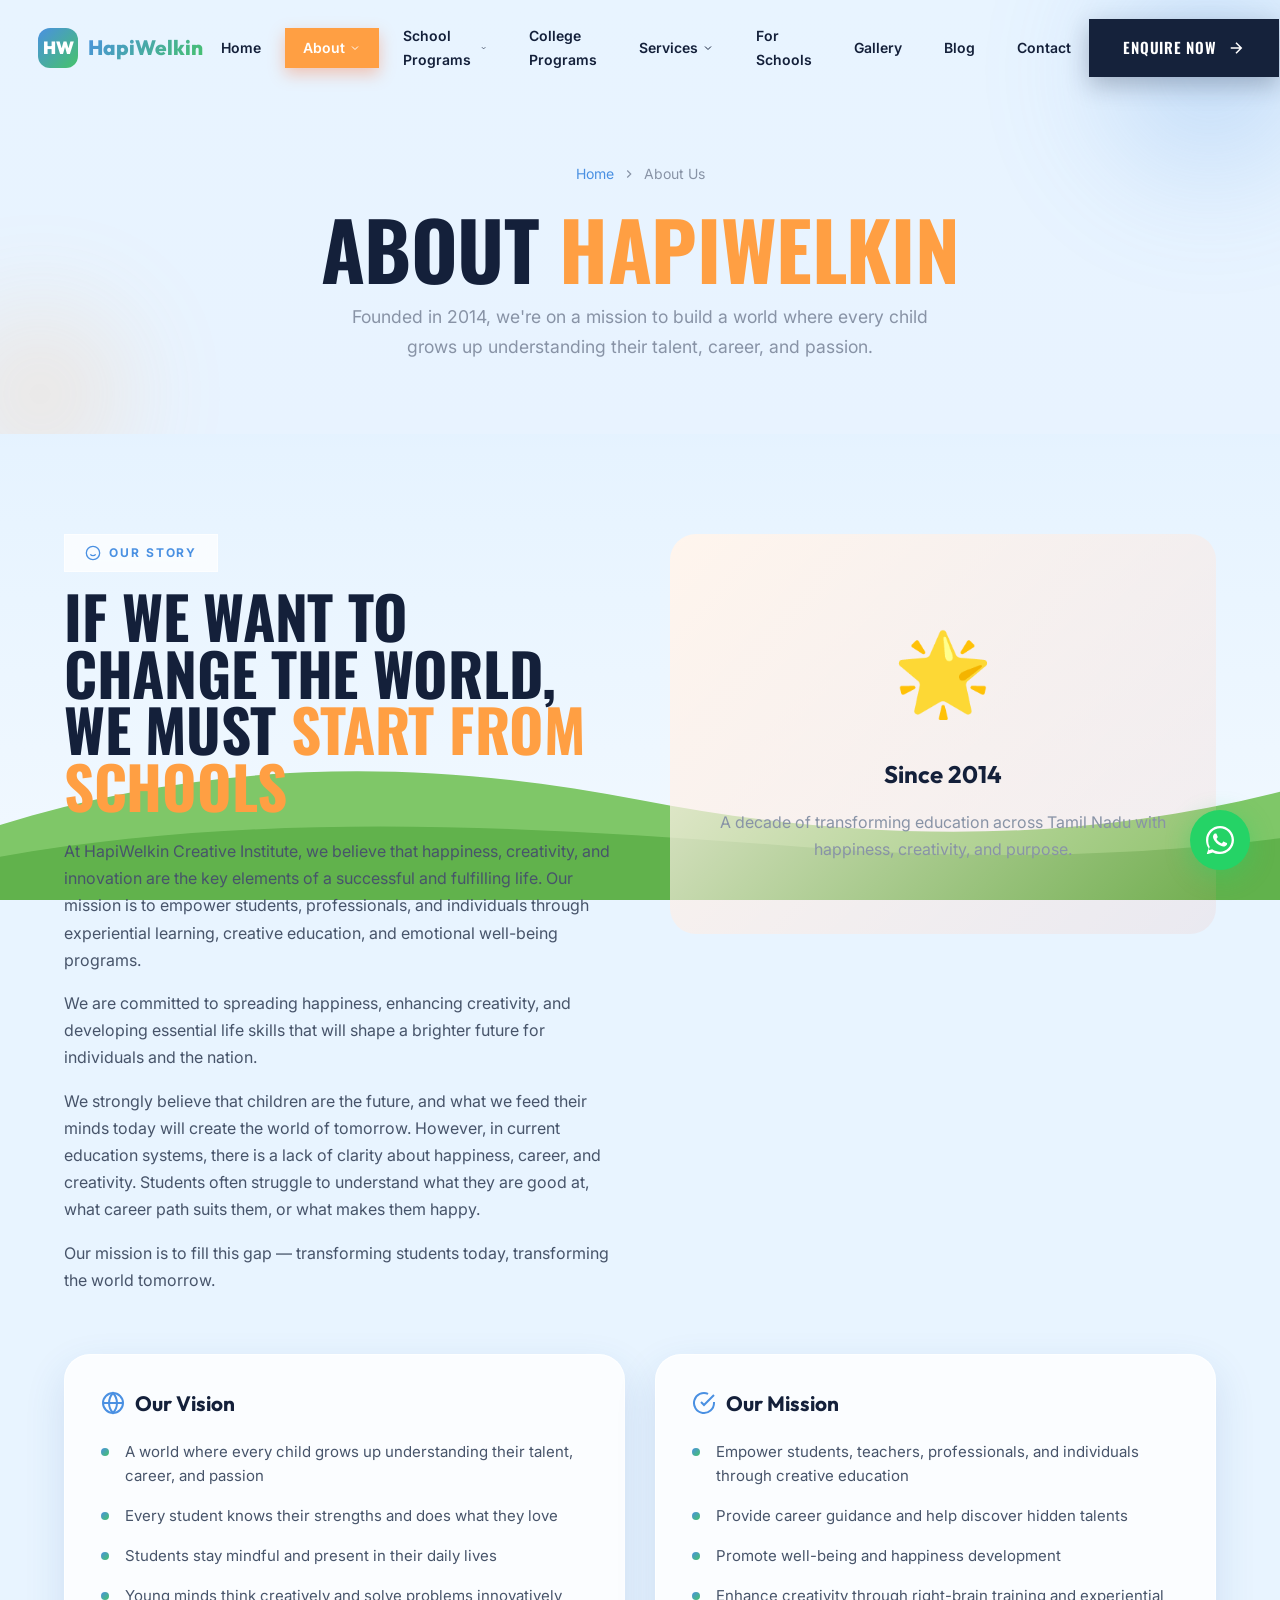
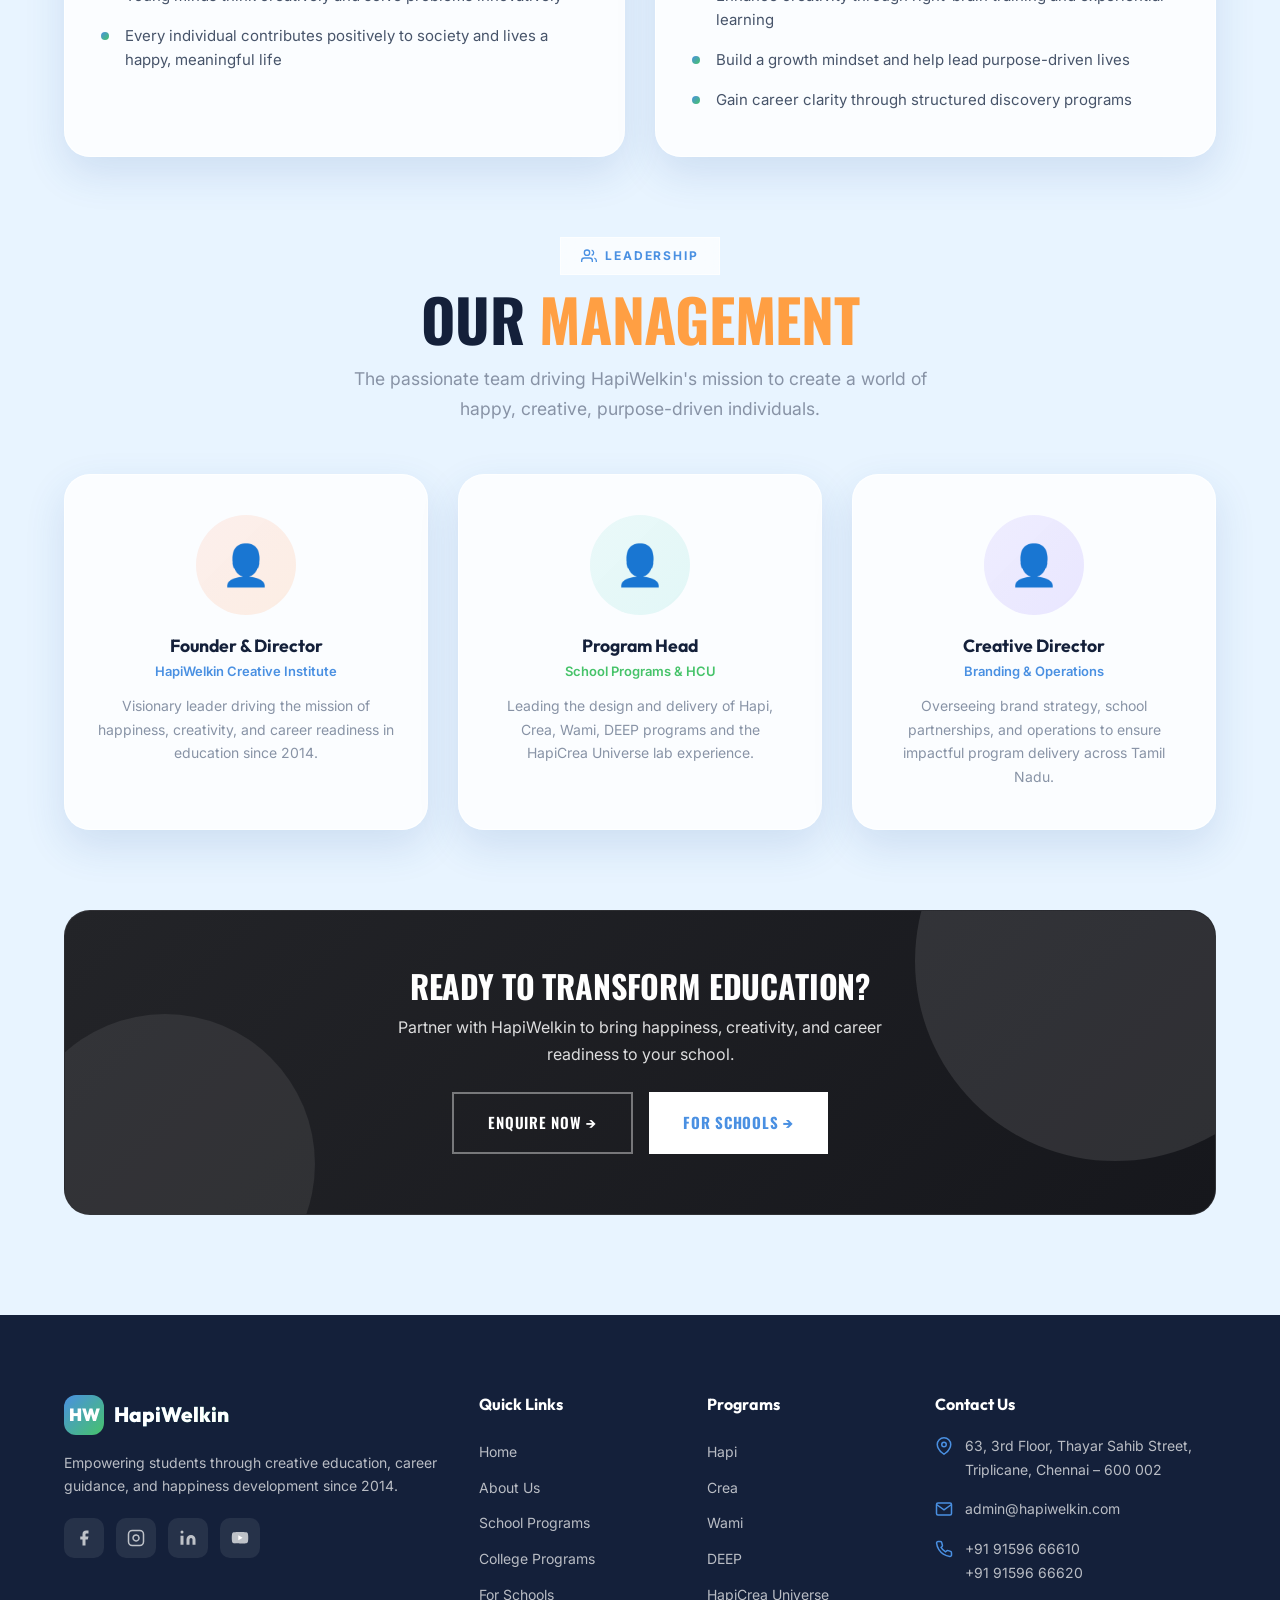
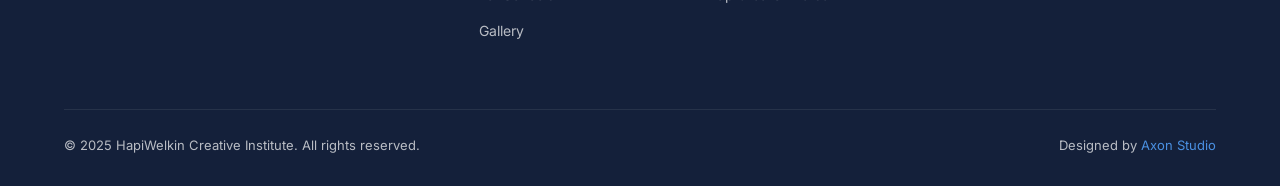
<file: about.html>
<!DOCTYPE html>
<html lang="en">
<head>
  <meta charset="UTF-8">
  <meta name="viewport" content="width=device-width, initial-scale=1.0">
  <title>About Us | HapiWelkin Creative Institute</title>
  <meta name="description" content="Learn about HapiWelkin Creative Institute — founded in 2014, our vision, mission, and the team behind a world of happy creators in Chennai, Tamil Nadu.">
  <link rel="stylesheet" href="styles.css">
  <link rel="icon" type="image/svg+xml" href="data:image/svg+xml,<svg xmlns='http://www.w3.org/2000/svg' viewBox='0 0 100 100'><text y='.9em' font-size='90'>🌟</text></svg>">
</head>
<body>

  <!-- HEADER -->
  <header class="header">
    <div class="container">
      <a href="index.html" class="logo"><div class="logo-icon">HW</div><span>HapiWelkin</span></a>
      <nav class="nav" id="mainNav">
        <a href="index.html">Home</a>
        <div class="nav-dropdown"><a href="about.html" class="active">About <svg class="dropdown-arrow" viewBox="0 0 24 24" fill="none" stroke="currentColor" stroke-width="2"><path d="M6 9l6 6 6-6"/></svg></a><div class="dropdown-menu"><a href="about.html">About Institution</a><a href="about.html#management">Management</a></div></div>
        <div class="nav-dropdown"><a href="school-programs.html">School Programs <svg class="dropdown-arrow" viewBox="0 0 24 24" fill="none" stroke="currentColor" stroke-width="2"><path d="M6 9l6 6 6-6"/></svg></a><div class="dropdown-menu"><a href="school-programs.html#hapi">Hapi</a><a href="school-programs.html#crea">Crea</a><a href="school-programs.html#wami">Wami</a><a href="school-programs.html#deep">DEEP</a></div></div>
        <a href="college-programs.html">College Programs</a>
        <div class="nav-dropdown"><a href="services.html">Services <svg class="dropdown-arrow" viewBox="0 0 24 24" fill="none" stroke="currentColor" stroke-width="2"><path d="M6 9l6 6 6-6"/></svg></a><div class="dropdown-menu"><a href="services.html#hapi-club">Hapi Club</a><a href="hapicrea-universe.html">HapiCrea Universe</a><a href="services.html#branding">Branding</a></div></div>
        <a href="for-schools.html">For Schools</a>
        <a href="gallery.html">Gallery</a>
        <a href="blog.html">Blog</a>
        <a href="contact.html">Contact</a>
      </nav>
      <div class="header-cta">
        <a href="#" class="btn btn-primary" data-modal="enquiry">Enquire Now <svg viewBox="0 0 24 24" fill="none" stroke="currentColor" stroke-width="2"><path d="M5 12h14M12 5l7 7-7 7"/></svg></a>
        <div class="hamburger" id="hamburger"><span></span><span></span><span></span></div>
      </div>
    </div>
  </header>

  <!-- PAGE HERO -->
  <section class="page-hero">
    <div class="blob blob-coral" style="width:300px;height:300px;top:-80px;right:-80px;"></div>
    <div class="blob blob-orange" style="width:200px;height:200px;bottom:-60px;left:-60px;"></div>
    <div class="container">
      <div class="breadcrumb">
        <a href="index.html">Home</a>
        <svg viewBox="0 0 24 24" fill="none" stroke="currentColor" stroke-width="2"><path d="M9 18l6-6-6-6"/></svg>
        <span>About Us</span>
      </div>
      <h1>About <span class="highlight">HapiWelkin</span></h1>
      <p>Founded in 2014, we're on a mission to build a world where every child grows up understanding their talent, career, and passion.</p>
    </div>
  </section>

  <!-- ABOUT CONTENT -->
  <section class="about-content">
    <div class="container">
      <div class="about-grid">
        <div class="reveal">
          <div class="section-label">
            <svg viewBox="0 0 24 24" fill="none" stroke="currentColor" stroke-width="2"><circle cx="12" cy="12" r="10"/><path d="M8 14s1.5 2 4 2 4-2 4-2"/><line x1="9" y1="9" x2="9.01" y2="9"/><line x1="15" y1="9" x2="15.01" y2="9"/></svg>
            Our Story
          </div>
          <h2 class="section-title" style="margin-bottom:24px;">If We Want to Change the World, We Must <span class="highlight">Start from Schools</span></h2>
          <p style="margin-bottom:16px;">At HapiWelkin Creative Institute, we believe that happiness, creativity, and innovation are the key elements of a successful and fulfilling life. Our mission is to empower students, professionals, and individuals through experiential learning, creative education, and emotional well-being programs.</p>
          <p style="margin-bottom:16px;">We are committed to spreading happiness, enhancing creativity, and developing essential life skills that will shape a brighter future for individuals and the nation.</p>
          <p style="margin-bottom:16px;">We strongly believe that children are the future, and what we feed their minds today will create the world of tomorrow. However, in current education systems, there is a lack of clarity about happiness, career, and creativity. Students often struggle to understand what they are good at, what career path suits them, or what makes them happy.</p>
          <p>Our mission is to fill this gap — transforming students today, transforming the world tomorrow.</p>
        </div>
        <div class="reveal-right">
          <div style="height:100%;min-height:400px;background:linear-gradient(135deg, #FFF5ED, rgba(255,107,71,0.08));border-radius:var(--radius-lg);display:flex;flex-direction:column;align-items:center;justify-content:center;gap:20px;">
            <span style="font-size:5rem;">🌟</span>
            <h3 style="font-size:1.5rem;color:var(--text-heading);">Since 2014</h3>
            <p style="color:var(--text-muted);text-align:center;padding:0 40px;">A decade of transforming education across Tamil Nadu with happiness, creativity, and purpose.</p>
          </div>
        </div>
      </div>

      <!-- Vision & Mission -->
      <div class="vision-mission">
        <div class="glass-card vm-card reveal">
          <h3>
            <svg viewBox="0 0 24 24" fill="none" stroke="currentColor" stroke-width="2"><circle cx="12" cy="12" r="10"/><line x1="2" y1="12" x2="22" y2="12"/><path d="M12 2a15.3 15.3 0 014 10 15.3 15.3 0 01-4 10 15.3 15.3 0 01-4-10 15.3 15.3 0 014-10z"/></svg>
            Our Vision
          </h3>
          <ul>
            <li>A world where every child grows up understanding their talent, career, and passion</li>
            <li>Every student knows their strengths and does what they love</li>
            <li>Students stay mindful and present in their daily lives</li>
            <li>Young minds think creatively and solve problems innovatively</li>
            <li>Every individual contributes positively to society and lives a happy, meaningful life</li>
          </ul>
        </div>
        <div class="glass-card vm-card reveal">
          <h3>
            <svg viewBox="0 0 24 24" fill="none" stroke="currentColor" stroke-width="2"><path d="M22 11.08V12a10 10 0 11-5.93-9.14"/><polyline points="22 4 12 14.01 9 11.01"/></svg>
            Our Mission
          </h3>
          <ul>
            <li>Empower students, teachers, professionals, and individuals through creative education</li>
            <li>Provide career guidance and help discover hidden talents</li>
            <li>Promote well-being and happiness development</li>
            <li>Enhance creativity through right-brain training and experiential learning</li>
            <li>Build a growth mindset and help lead purpose-driven lives</li>
            <li>Gain career clarity through structured discovery programs</li>
          </ul>
        </div>
      </div>

      <!-- Management Section -->
      <div id="management" style="margin-top:80px;">
        <div class="text-center reveal">
          <div class="section-label">
            <svg viewBox="0 0 24 24" fill="none" stroke="currentColor" stroke-width="2"><path d="M17 21v-2a4 4 0 00-4-4H5a4 4 0 00-4 4v2"/><circle cx="9" cy="7" r="4"/><path d="M23 21v-2a4 4 0 00-3-3.87"/><path d="M16 3.13a4 4 0 010 7.75"/></svg>
            Leadership
          </div>
          <h2 class="section-title">Our <span class="highlight">Management</span></h2>
          <p class="section-subtitle mx-auto">The passionate team driving HapiWelkin's mission to create a world of happy, creative, purpose-driven individuals.</p>
        </div>
        <div style="display:grid;grid-template-columns:repeat(3,1fr);gap:30px;margin-top:50px;">
          <div class="glass-card reveal" style="text-align:center;padding:40px 30px;">
            <div style="width:100px;height:100px;border-radius:50%;background:linear-gradient(135deg, rgba(255,107,71,0.1), rgba(255,140,66,0.15));margin:0 auto 20px;display:flex;align-items:center;justify-content:center;font-size:2.5rem;">👤</div>
            <h3 style="font-size:1.1rem;margin-bottom:4px;">Founder & Director</h3>
            <p style="color:var(--coral);font-size:13px;font-weight:600;margin-bottom:12px;">HapiWelkin Creative Institute</p>
            <p style="font-size:14px;color:var(--text-muted);">Visionary leader driving the mission of happiness, creativity, and career readiness in education since 2014.</p>
          </div>
          <div class="glass-card reveal" style="text-align:center;padding:40px 30px;">
            <div style="width:100px;height:100px;border-radius:50%;background:linear-gradient(135deg, rgba(78,205,196,0.1), rgba(78,205,196,0.15));margin:0 auto 20px;display:flex;align-items:center;justify-content:center;font-size:2.5rem;">👤</div>
            <h3 style="font-size:1.1rem;margin-bottom:4px;">Program Head</h3>
            <p style="color:var(--crea-color);font-size:13px;font-weight:600;margin-bottom:12px;">School Programs & HCU</p>
            <p style="font-size:14px;color:var(--text-muted);">Leading the design and delivery of Hapi, Crea, Wami, DEEP programs and the HapiCrea Universe lab experience.</p>
          </div>
          <div class="glass-card reveal" style="text-align:center;padding:40px 30px;">
            <div style="width:100px;height:100px;border-radius:50%;background:linear-gradient(135deg, rgba(124,92,252,0.1), rgba(124,92,252,0.15));margin:0 auto 20px;display:flex;align-items:center;justify-content:center;font-size:2.5rem;">👤</div>
            <h3 style="font-size:1.1rem;margin-bottom:4px;">Creative Director</h3>
            <p style="color:var(--wami-color);font-size:13px;font-weight:600;margin-bottom:12px;">Branding & Operations</p>
            <p style="font-size:14px;color:var(--text-muted);">Overseeing brand strategy, school partnerships, and operations to ensure impactful program delivery across Tamil Nadu.</p>
          </div>
        </div>
      </div>

      <!-- CTA -->
      <div style="margin-top:80px;" class="reveal-scale">
        <div class="cta-inner" style="text-align:center;padding:60px 40px;">
          <h2 style="color:white;font-size:clamp(1.5rem,3vw,2rem);margin-bottom:12px;">Ready to Transform Education?</h2>
          <p style="color:rgba(255,255,255,0.85);margin-bottom:24px;max-width:500px;margin-left:auto;margin-right:auto;">Partner with HapiWelkin to bring happiness, creativity, and career readiness to your school.</p>
          <div style="display:flex;gap:16px;justify-content:center;flex-wrap:wrap;">
            <a href="#" class="btn btn-outline-white" data-modal="enquiry">Enquire Now →</a>
            <a href="for-schools.html" class="btn" style="background:white;color:var(--coral);font-weight:700;">For Schools →</a>
          </div>
        </div>
      </div>
    </div>
  </section>

  <!-- FOOTER -->
  <footer class="footer">
    <div class="container">
      <div class="footer-grid">
        <div class="footer-brand">
          <a href="index.html" class="logo"><div class="logo-icon">HW</div><span>HapiWelkin</span></a>
          <p>Empowering students through creative education, career guidance, and happiness development since 2014.</p>
          <div class="footer-socials">
            <a href="https://www.facebook.com/hapiwelkin" target="_blank" class="footer-social" aria-label="Facebook"><svg viewBox="0 0 24 24" fill="currentColor"><path d="M18 2h-3a5 5 0 00-5 5v3H7v4h3v8h4v-8h3l1-4h-4V7a1 1 0 011-1h3z"/></svg></a>
            <a href="https://www.instagram.com/hapiwelkin" target="_blank" class="footer-social" aria-label="Instagram"><svg viewBox="0 0 24 24" fill="none" stroke="currentColor" stroke-width="2"><rect x="2" y="2" width="20" height="20" rx="5" ry="5"/><path d="M16 11.37A4 4 0 1112.63 8 4 4 0 0116 11.37z"/><line x1="17.5" y1="6.5" x2="17.51" y2="6.5"/></svg></a>
            <a href="https://www.linkedin.com/company/hapiwelkin" target="_blank" class="footer-social" aria-label="LinkedIn"><svg viewBox="0 0 24 24" fill="currentColor"><path d="M16 8a6 6 0 016 6v7h-4v-7a2 2 0 00-2-2 2 2 0 00-2 2v7h-4v-7a6 6 0 016-6zM2 9h4v12H2z"/><circle cx="4" cy="4" r="2"/></svg></a>
            <a href="https://www.youtube.com/hapiwelkin" target="_blank" class="footer-social" aria-label="YouTube"><svg viewBox="0 0 24 24" fill="currentColor"><path d="M22.54 6.42a2.78 2.78 0 00-1.94-2C18.88 4 12 4 12 4s-6.88 0-8.6.46a2.78 2.78 0 00-1.94 2A29 29 0 001 11.75a29 29 0 00.46 5.33A2.78 2.78 0 003.4 19.1c1.72.46 8.6.46 8.6.46s6.88 0 8.6-.46a2.78 2.78 0 001.94-2 29 29 0 00.46-5.25 29 29 0 00-.46-5.43z"/><polygon points="9.75 15.02 15.5 11.75 9.75 8.48 9.75 15.02" fill="white"/></svg></a>
          </div>
        </div>
        <div><h4>Quick Links</h4><div class="footer-links"><a href="index.html">Home</a><a href="about.html">About Us</a><a href="school-programs.html">School Programs</a><a href="college-programs.html">College Programs</a><a href="for-schools.html">For Schools</a><a href="gallery.html">Gallery</a></div></div>
        <div><h4>Programs</h4><div class="footer-links"><a href="school-programs.html#hapi">Hapi</a><a href="school-programs.html#crea">Crea</a><a href="school-programs.html#wami">Wami</a><a href="school-programs.html#deep">DEEP</a><a href="hapicrea-universe.html">HapiCrea Universe</a></div></div>
        <div><h4>Contact Us</h4>
          <div class="footer-contact-item"><svg viewBox="0 0 24 24" fill="none" stroke="currentColor" stroke-width="2"><path d="M21 10c0 7-9 13-9 13s-9-6-9-13a9 9 0 0118 0z"/><circle cx="12" cy="10" r="3"/></svg><span>63, 3rd Floor, Thayar Sahib Street, Triplicane, Chennai – 600 002</span></div>
          <div class="footer-contact-item"><svg viewBox="0 0 24 24" fill="none" stroke="currentColor" stroke-width="2"><path d="M4 4h16c1.1 0 2 .9 2 2v12c0 1.1-.9 2-2 2H4c-1.1 0-2-.9-2-2V6c0-1.1.9-2 2-2z"/><polyline points="22,6 12,13 2,6"/></svg><a href="mailto:admin@hapiwelkin.com">admin@hapiwelkin.com</a></div>
          <div class="footer-contact-item"><svg viewBox="0 0 24 24" fill="none" stroke="currentColor" stroke-width="2"><path d="M22 16.92v3a2 2 0 01-2.18 2 19.79 19.79 0 01-8.63-3.07 19.5 19.5 0 01-6-6 19.79 19.79 0 01-3.07-8.67A2 2 0 014.11 2h3a2 2 0 012 1.72c.127.96.361 1.903.7 2.81a2 2 0 01-.45 2.11L8.09 9.91a16 16 0 006 6l1.27-1.27a2 2 0 012.11-.45c.907.339 1.85.573 2.81.7A2 2 0 0122 16.92z"/></svg><div><a href="tel:+919159666610">+91 91596 66610</a><br><a href="tel:+919159666620">+91 91596 66620</a></div></div>
        </div>
      </div>
      <div class="footer-bottom"><span>© 2025 HapiWelkin Creative Institute. All rights reserved.</span><span>Designed by <a href="#">Axon Studio</a></span></div>
    </div>
  </footer>

  <a href="https://wa.me/919159666610?text=Hi%20HapiWelkin!%20I%20would%20like%20to%20know%20more%20about%20your%20programs." class="whatsapp-float" target="_blank" aria-label="Chat on WhatsApp"><svg viewBox="0 0 24 24" fill="currentColor"><path d="M17.472 14.382c-.297-.149-1.758-.867-2.03-.967-.273-.099-.471-.148-.67.15-.197.297-.767.966-.94 1.164-.173.199-.347.223-.644.075-.297-.15-1.255-.463-2.39-1.475-.883-.788-1.48-1.761-1.653-2.059-.173-.297-.018-.458.13-.606.134-.133.298-.347.446-.52.149-.174.198-.298.298-.497.099-.198.05-.371-.025-.52-.075-.149-.669-1.612-.916-2.207-.242-.579-.487-.5-.669-.51-.173-.008-.371-.01-.57-.01-.198 0-.52.074-.792.372-.272.297-1.04 1.016-1.04 2.479 0 1.462 1.065 2.875 1.213 3.074.149.198 2.096 3.2 5.077 4.487.709.306 1.262.489 1.694.625.712.227 1.36.195 1.871.118.571-.085 1.758-.719 2.006-1.413.248-.694.248-1.289.173-1.413-.074-.124-.272-.198-.57-.347z"/><path d="M12 0C5.373 0 0 5.373 0 12c0 2.625.846 5.059 2.284 7.034L.789 23.492a.5.5 0 00.611.611l4.458-1.495A11.96 11.96 0 0012 24c6.627 0 12-5.373 12-12S18.627 0 12 0zm0 22c-2.331 0-4.512-.69-6.34-1.876l-.455-.296-2.97.995.995-2.97-.296-.455A9.955 9.955 0 012 12C2 6.477 6.477 2 12 2s10 4.477 10 10-4.477 10-10 10z"/></svg><span class="whatsapp-tooltip">Chat with us!</span></a>

  <!-- ENQUIRY MODAL -->
  <div class="modal-overlay" id="enquiryModal">
    <div class="modal">
      <button class="modal-close" aria-label="Close modal">✕</button>
      <form data-form="enquiry-modal">
        <div class="form-content">
          <h2>Enquire Now</h2>
          <p class="modal-subtitle">Fill in your details and we'll get back to you within 24 hours.</p>
          <div class="form-row"><div class="form-group"><label>First Name *</label><input type="text" name="firstName" required placeholder="First name"></div><div class="form-group"><label>Last Name *</label><input type="text" name="lastName" required placeholder="Last name"></div></div>
          <div class="form-group"><label>Email *</label><input type="email" name="email" required placeholder="your@email.com"></div>
          <div class="form-group"><label>Phone *</label><input type="tel" name="phone" required placeholder="+91 XXXXX XXXXX"></div>
          <div class="form-group"><label>I am a... *</label><select name="persona" required><option value="" disabled selected>Select</option><option value="school">School</option><option value="parent">Parent</option><option value="student">Student</option><option value="college">College Student</option></select></div>
          <div class="form-group"><label>Interested In</label><select name="program"><option value="" disabled selected>Select program</option><option value="hapi">Hapi</option><option value="crea">Crea</option><option value="wami">Wami</option><option value="deep">DEEP</option><option value="hcu">HapiCrea Universe</option><option value="general">General</option></select></div>
          <button type="submit" class="btn btn-primary">Submit Enquiry →</button>
        </div>
        <div class="form-success"><div class="success-icon">✓</div><h3>Thank You!</h3><p>We'll get back to you within 24 hours.</p></div>
      </form>
    </div>
  </div>

  <script src="script.js"></script>
</body>
</html>
</file>
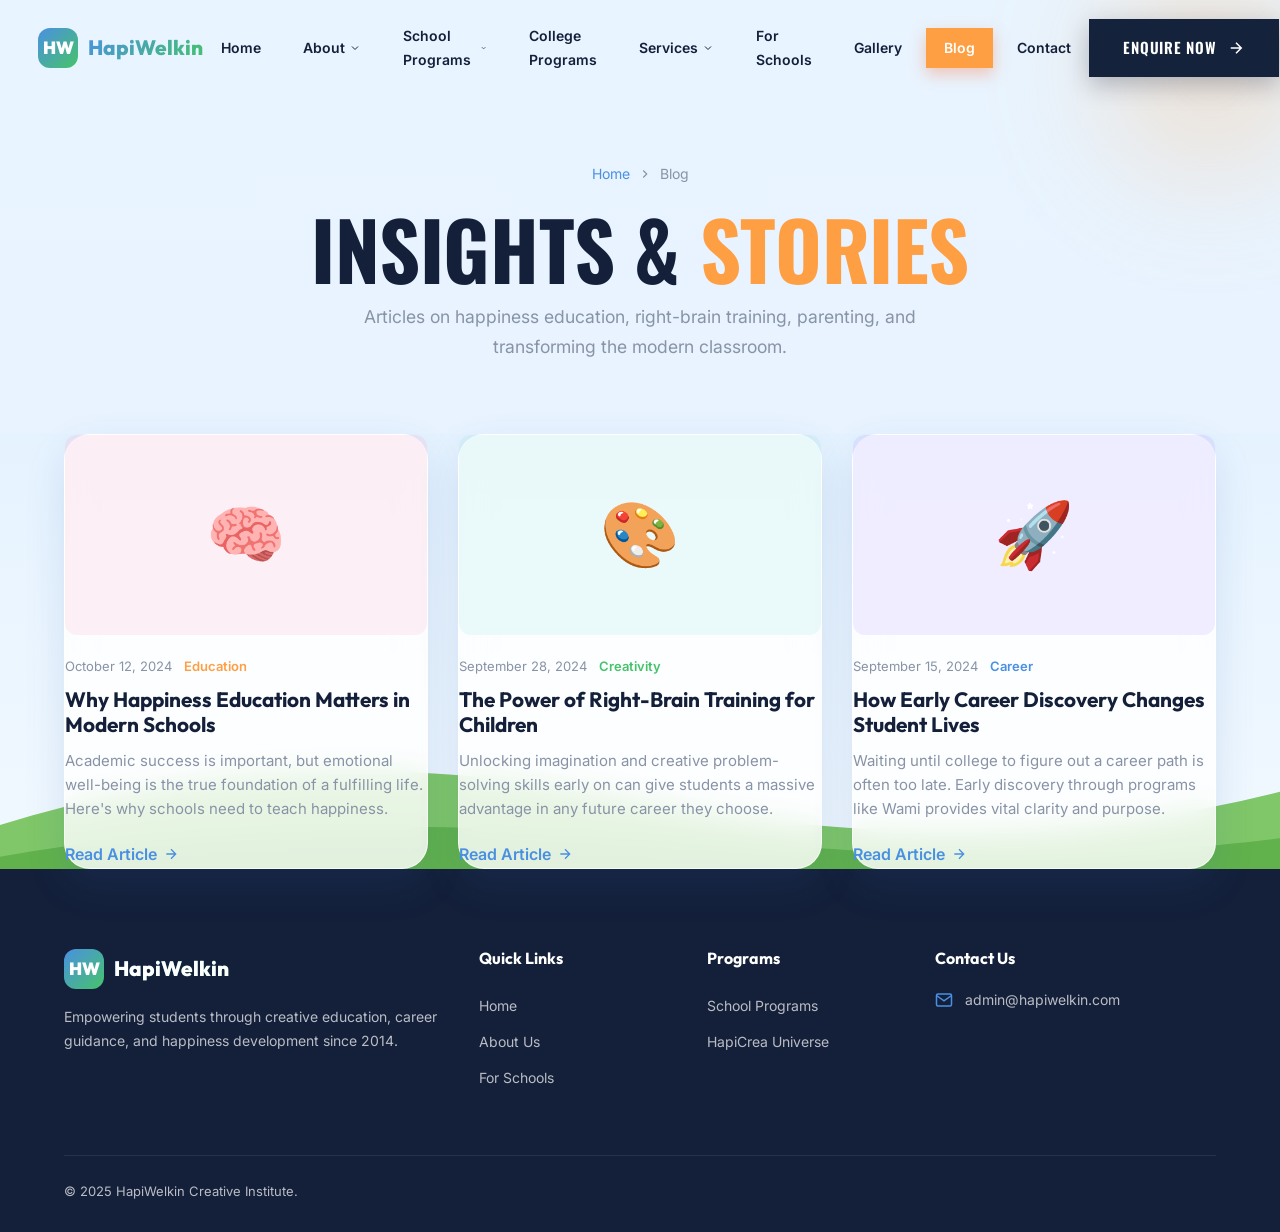
<file: blog.html>
<!DOCTYPE html>
<html lang="en">
<head>
  <meta charset="UTF-8">
  <meta name="viewport" content="width=device-width, initial-scale=1.0">
  <title>Blog | HapiWelkin Creative Institute</title>
  <meta name="description" content="Read insights, stories, and articles about education, happiness, creativity, and career guidance from HapiWelkin.">
  <link rel="stylesheet" href="styles.css">
  <link rel="icon" type="image/svg+xml" href="data:image/svg+xml,<svg xmlns='http://www.w3.org/2000/svg' viewBox='0 0 100 100'><text y='.9em' font-size='90'>🌟</text></svg>">
</head>
<body>

  <!-- HEADER -->
  <header class="header">
    <div class="container">
      <a href="index.html" class="logo"><div class="logo-icon">HW</div><span>HapiWelkin</span></a>
      <nav class="nav" id="mainNav">
        <a href="index.html">Home</a>
        <div class="nav-dropdown"><a href="about.html">About <svg class="dropdown-arrow" viewBox="0 0 24 24" fill="none" stroke="currentColor" stroke-width="2"><path d="M6 9l6 6 6-6"/></svg></a><div class="dropdown-menu"><a href="about.html">About Institution</a><a href="about.html#management">Management</a></div></div>
        <div class="nav-dropdown"><a href="school-programs.html">School Programs <svg class="dropdown-arrow" viewBox="0 0 24 24" fill="none" stroke="currentColor" stroke-width="2"><path d="M6 9l6 6 6-6"/></svg></a><div class="dropdown-menu"><a href="school-programs.html#hapi">Hapi</a><a href="school-programs.html#crea">Crea</a><a href="school-programs.html#wami">Wami</a><a href="school-programs.html#deep">DEEP</a></div></div>
        <a href="college-programs.html">College Programs</a>
        <div class="nav-dropdown"><a href="services.html">Services <svg class="dropdown-arrow" viewBox="0 0 24 24" fill="none" stroke="currentColor" stroke-width="2"><path d="M6 9l6 6 6-6"/></svg></a><div class="dropdown-menu"><a href="services.html#hapi-club">Hapi Club</a><a href="hapicrea-universe.html">HapiCrea Universe</a><a href="services.html#branding">Branding</a></div></div>
        <a href="for-schools.html">For Schools</a>
        <a href="gallery.html">Gallery</a>
        <a href="blog.html" class="active">Blog</a>
        <a href="contact.html">Contact</a>
      </nav>
      <div class="header-cta">
        <a href="#" class="btn btn-primary" data-modal="enquiry">Enquire Now <svg viewBox="0 0 24 24" fill="none" stroke="currentColor" stroke-width="2"><path d="M5 12h14M12 5l7 7-7 7"/></svg></a>
        <div class="hamburger" id="hamburger"><span></span><span></span><span></span></div>
      </div>
    </div>
  </header>

  <!-- PAGE HERO -->
  <section class="page-hero">
    <div class="blob blob-orange" style="width:300px;height:300px;top:-80px;right:-80px;"></div>
    <div class="container">
      <div class="breadcrumb">
        <a href="index.html">Home</a>
        <svg viewBox="0 0 24 24" fill="none" stroke="currentColor" stroke-width="2"><path d="M9 18l6-6-6-6"/></svg>
        <span>Blog</span>
      </div>
      <h1>Insights & <span class="highlight">Stories</span></h1>
      <p>Articles on happiness education, right-brain training, parenting, and transforming the modern classroom.</p>
    </div>
  </section>

  <!-- BLOG LIST -->
  <section class="blog-page">
    <div class="container">
      <div style="display:grid;grid-template-columns:repeat(auto-fit, minmax(320px, 1fr));gap:30px;">
        
        <!-- Post 1 -->
        <article class="glass-card reveal">
          <div style="height:200px;background:rgba(255,107,157,0.1);border-radius:12px;margin-bottom:20px;display:flex;align-items:center;justify-content:center;font-size:4rem;">🧠</div>
          <div class="blog-meta" style="font-size:13px;color:var(--text-muted);margin-bottom:10px;display:flex;gap:12px;">
            <span>October 12, 2024</span>
            <span style="color:var(--hapi-color);font-weight:600;">Education</span>
          </div>
          <h3 style="font-size:1.3rem;margin-bottom:12px;color:var(--text-heading);">Why Happiness Education Matters in Modern Schools</h3>
          <p style="color:var(--text-muted);font-size:15px;margin-bottom:20px;line-height:1.6;">Academic success is important, but emotional well-being is the true foundation of a fulfilling life. Here's why schools need to teach happiness.</p>
          <a href="#" style="color:var(--coral);font-weight:600;text-decoration:none;display:inline-flex;align-items:center;gap:6px;">Read Article <svg width="16" height="16" viewBox="0 0 24 24" fill="none" stroke="currentColor" stroke-width="2"><path d="M5 12h14M12 5l7 7-7 7"/></svg></a>
        </article>

        <!-- Post 2 -->
        <article class="glass-card reveal">
          <div style="height:200px;background:rgba(78,205,196,0.1);border-radius:12px;margin-bottom:20px;display:flex;align-items:center;justify-content:center;font-size:4rem;">🎨</div>
          <div class="blog-meta" style="font-size:13px;color:var(--text-muted);margin-bottom:10px;display:flex;gap:12px;">
            <span>September 28, 2024</span>
            <span style="color:var(--crea-color);font-weight:600;">Creativity</span>
          </div>
          <h3 style="font-size:1.3rem;margin-bottom:12px;color:var(--text-heading);">The Power of Right-Brain Training for Children</h3>
          <p style="color:var(--text-muted);font-size:15px;margin-bottom:20px;line-height:1.6;">Unlocking imagination and creative problem-solving skills early on can give students a massive advantage in any future career they choose.</p>
          <a href="#" style="color:var(--coral);font-weight:600;text-decoration:none;display:inline-flex;align-items:center;gap:6px;">Read Article <svg width="16" height="16" viewBox="0 0 24 24" fill="none" stroke="currentColor" stroke-width="2"><path d="M5 12h14M12 5l7 7-7 7"/></svg></a>
        </article>

        <!-- Post 3 -->
        <article class="glass-card reveal">
          <div style="height:200px;background:rgba(124,92,252,0.1);border-radius:12px;margin-bottom:20px;display:flex;align-items:center;justify-content:center;font-size:4rem;">🚀</div>
          <div class="blog-meta" style="font-size:13px;color:var(--text-muted);margin-bottom:10px;display:flex;gap:12px;">
            <span>September 15, 2024</span>
            <span style="color:var(--wami-color);font-weight:600;">Career</span>
          </div>
          <h3 style="font-size:1.3rem;margin-bottom:12px;color:var(--text-heading);">How Early Career Discovery Changes Student Lives</h3>
          <p style="color:var(--text-muted);font-size:15px;margin-bottom:20px;line-height:1.6;">Waiting until college to figure out a career path is often too late. Early discovery through programs like Wami provides vital clarity and purpose.</p>
          <a href="#" style="color:var(--coral);font-weight:600;text-decoration:none;display:inline-flex;align-items:center;gap:6px;">Read Article <svg width="16" height="16" viewBox="0 0 24 24" fill="none" stroke="currentColor" stroke-width="2"><path d="M5 12h14M12 5l7 7-7 7"/></svg></a>
        </article>

      </div>
    </div>
  </section>

  <!-- FOOTER -->
  <footer class="footer">
    <div class="container">
      <div class="footer-grid">
        <div class="footer-brand">
          <a href="index.html" class="logo"><div class="logo-icon">HW</div><span>HapiWelkin</span></a>
          <p>Empowering students through creative education, career guidance, and happiness development since 2014.</p>
        </div>
        <div><h4>Quick Links</h4><div class="footer-links"><a href="index.html">Home</a><a href="about.html">About Us</a><a href="for-schools.html">For Schools</a></div></div>
        <div><h4>Programs</h4><div class="footer-links"><a href="school-programs.html#hapi">School Programs</a><a href="hapicrea-universe.html">HapiCrea Universe</a></div></div>
        <div><h4>Contact Us</h4>
          <div class="footer-contact-item"><svg viewBox="0 0 24 24" fill="none" stroke="currentColor" stroke-width="2"><path d="M4 4h16c1.1 0 2 .9 2 2v12c0 1.1-.9 2-2 2H4c-1.1 0-2-.9-2-2V6c0-1.1.9-2 2-2z"/><polyline points="22,6 12,13 2,6"/></svg><a href="mailto:admin@hapiwelkin.com">admin@hapiwelkin.com</a></div>
        </div>
      </div>
      <div class="footer-bottom"><span>© 2025 HapiWelkin Creative Institute.</span></div>
    </div>
  </footer>

  <div class="modal-overlay" id="enquiryModal">
    <div class="modal">
      <button class="modal-close">✕</button>
      <form data-form="enquiry-modal">
        <div class="form-content">
          <h2>Enquire Now</h2>
          <div class="form-group"><input type="text" name="name" required placeholder="Full Name"></div>
          <div class="form-group"><input type="email" name="email" required placeholder="Email Address"></div>
          <button type="submit" class="btn btn-primary" style="width:100%;">Submit Enquiry</button>
        </div>
      </form>
    </div>
  </div>

  <script src="script.js"></script>
</body>
</html>
</file>
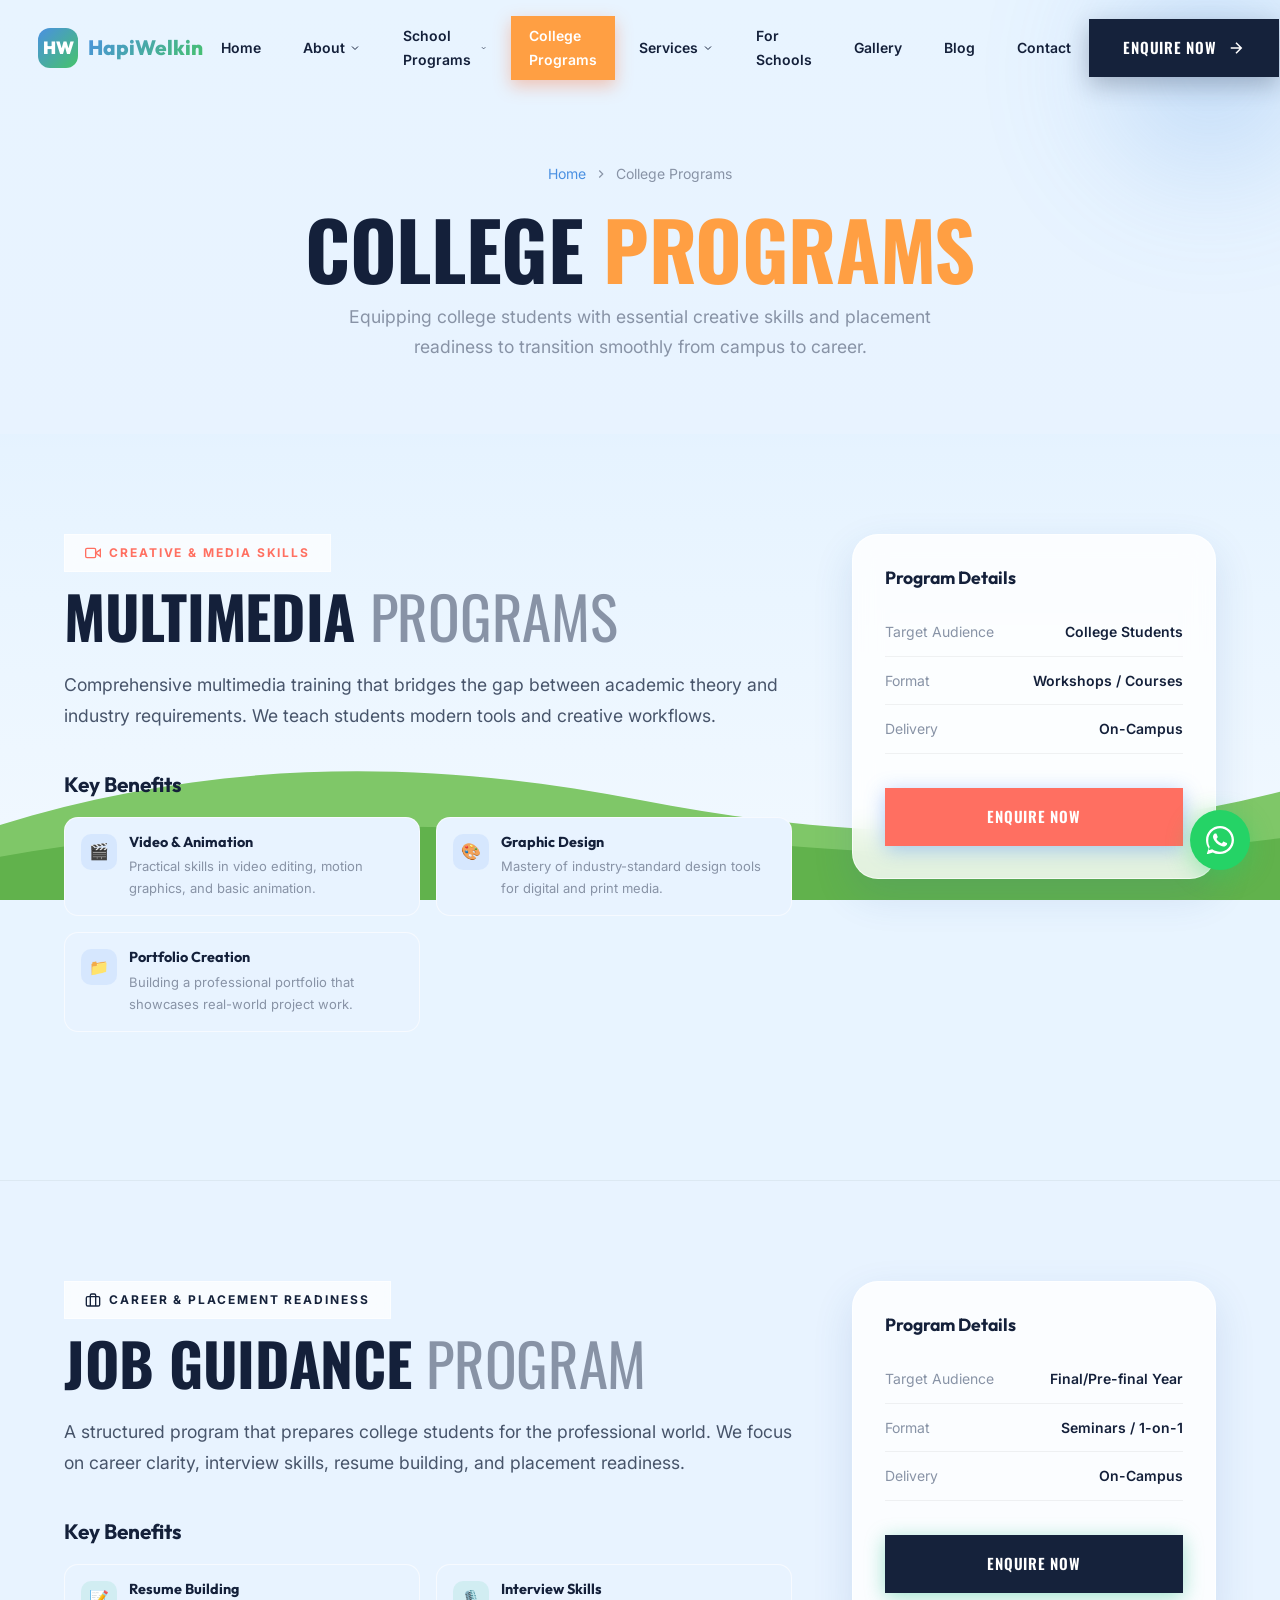
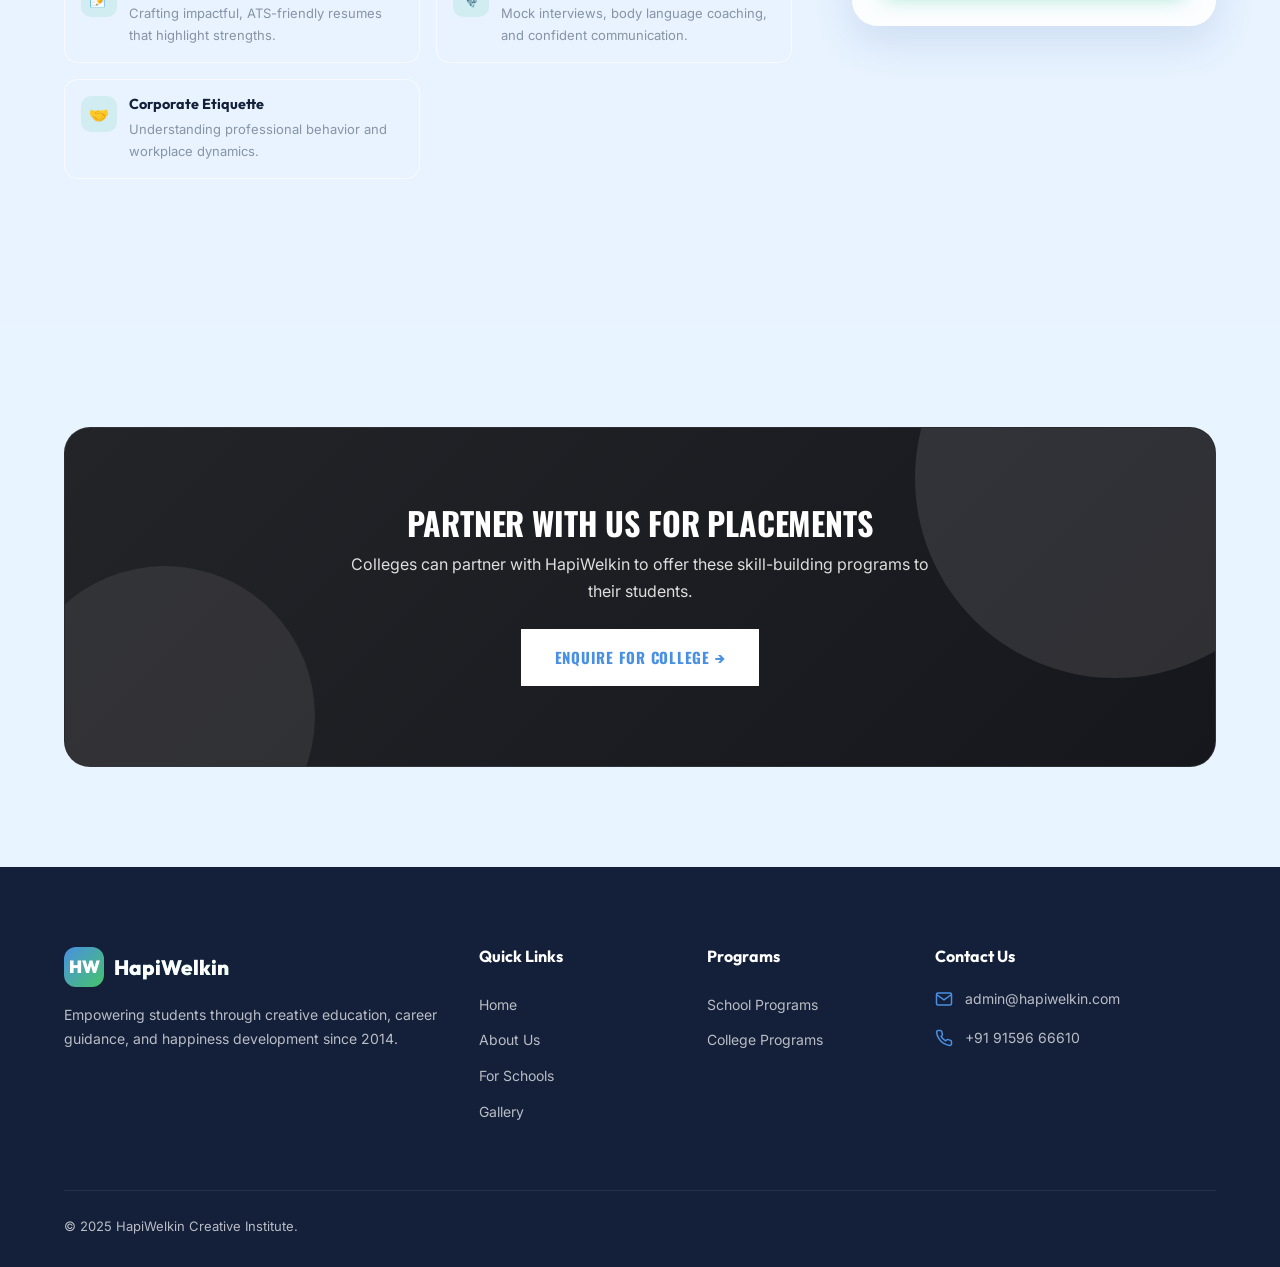
<file: college-programs.html>
<!DOCTYPE html>
<html lang="en">
<head>
  <meta charset="UTF-8">
  <meta name="viewport" content="width=device-width, initial-scale=1.0">
  <title>College Programs | HapiWelkin Creative Institute</title>
  <meta name="description" content="Explore HapiWelkin's College Programs: Multimedia Programs for creative skills and Job Guidance Programs for career readiness.">
  <link rel="stylesheet" href="styles.css">
  <link rel="icon" type="image/svg+xml" href="data:image/svg+xml,<svg xmlns='http://www.w3.org/2000/svg' viewBox='0 0 100 100'><text y='.9em' font-size='90'>🌟</text></svg>">
</head>
<body>

  <!-- HEADER -->
  <header class="header">
    <div class="container">
      <a href="index.html" class="logo"><div class="logo-icon">HW</div><span>HapiWelkin</span></a>
      <nav class="nav" id="mainNav">
        <a href="index.html">Home</a>
        <div class="nav-dropdown"><a href="about.html">About <svg class="dropdown-arrow" viewBox="0 0 24 24" fill="none" stroke="currentColor" stroke-width="2"><path d="M6 9l6 6 6-6"/></svg></a><div class="dropdown-menu"><a href="about.html">About Institution</a><a href="about.html#management">Management</a></div></div>
        <div class="nav-dropdown"><a href="school-programs.html">School Programs <svg class="dropdown-arrow" viewBox="0 0 24 24" fill="none" stroke="currentColor" stroke-width="2"><path d="M6 9l6 6 6-6"/></svg></a><div class="dropdown-menu"><a href="school-programs.html#hapi">Hapi</a><a href="school-programs.html#crea">Crea</a></div></div>
        <a href="college-programs.html" class="active">College Programs</a>
        <div class="nav-dropdown"><a href="services.html">Services <svg class="dropdown-arrow" viewBox="0 0 24 24" fill="none" stroke="currentColor" stroke-width="2"><path d="M6 9l6 6 6-6"/></svg></a><div class="dropdown-menu"><a href="services.html#hapi-club">Hapi Club</a><a href="hapicrea-universe.html">HapiCrea Universe</a></div></div>
        <a href="for-schools.html">For Schools</a>
        <a href="gallery.html">Gallery</a>
        <a href="blog.html">Blog</a>
        <a href="contact.html">Contact</a>
      </nav>
      <div class="header-cta">
        <a href="#" class="btn btn-primary" data-modal="enquiry">Enquire Now <svg viewBox="0 0 24 24" fill="none" stroke="currentColor" stroke-width="2"><path d="M5 12h14M12 5l7 7-7 7"/></svg></a>
        <div class="hamburger" id="hamburger"><span></span><span></span><span></span></div>
      </div>
    </div>
  </header>

  <!-- PAGE HERO -->
  <section class="page-hero">
    <div class="blob blob-coral" style="width:300px;height:300px;top:-80px;right:-80px;"></div>
    <div class="container">
      <div class="breadcrumb">
        <a href="index.html">Home</a>
        <svg viewBox="0 0 24 24" fill="none" stroke="currentColor" stroke-width="2"><path d="M9 18l6-6-6-6"/></svg>
        <span>College Programs</span>
      </div>
      <h1>College <span class="highlight">Programs</span></h1>
      <p>Equipping college students with essential creative skills and placement readiness to transition smoothly from campus to career.</p>
    </div>
  </section>

  <!-- MULTIMEDIA PROGRAM -->
  <section class="program-detail" id="multimedia" style="border-bottom:1px solid rgba(0,0,0,0.05);">
    <div class="container">
      <div class="program-detail-grid">
        <div class="program-content reveal">
          <div class="section-label" style="color:var(--multimedia-color);">
            <svg viewBox="0 0 24 24" fill="none" stroke="currentColor" stroke-width="2"><polygon points="23 7 16 12 23 17 23 7"/><rect x="1" y="5" width="15" height="14" rx="2" ry="2"/></svg>
            Creative & Media Skills
          </div>
          <h2 class="section-title" style="margin-bottom:24px;">Multimedia <span style="color:var(--text-muted);font-weight:400;">Programs</span></h2>
          <p style="font-size:1.1rem;margin-bottom:24px;line-height:1.8;">Comprehensive multimedia training that bridges the gap between academic theory and industry requirements. We teach students modern tools and creative workflows.</p>
          
          <div class="program-section" style="margin-top:40px;">
            <h3 style="font-size:1.3rem;margin-bottom:20px;">Key Benefits</h3>
            <div class="program-features">
              <div class="program-feature">
                <div class="program-feature-icon" style="color:var(--multimedia-color);background:rgba(59,130,246,0.1);">🎬</div>
                <div>
                  <h4>Video & Animation</h4>
                  <p>Practical skills in video editing, motion graphics, and basic animation.</p>
                </div>
              </div>
              <div class="program-feature">
                <div class="program-feature-icon" style="color:var(--multimedia-color);background:rgba(59,130,246,0.1);">🎨</div>
                <div>
                  <h4>Graphic Design</h4>
                  <p>Mastery of industry-standard design tools for digital and print media.</p>
                </div>
              </div>
              <div class="program-feature">
                <div class="program-feature-icon" style="color:var(--multimedia-color);background:rgba(59,130,246,0.1);">📁</div>
                <div>
                  <h4>Portfolio Creation</h4>
                  <p>Building a professional portfolio that showcases real-world project work.</p>
                </div>
              </div>
            </div>
          </div>
        </div>

        <div class="program-sidebar reveal-right">
          <div class="glass-card">
            <h3>Program Details</h3>
            <div class="sidebar-info">
              <div class="sidebar-info-item"><span>Target Audience</span><span>College Students</span></div>
              <div class="sidebar-info-item"><span>Format</span><span>Workshops / Courses</span></div>
              <div class="sidebar-info-item"><span>Delivery</span><span>On-Campus</span></div>
            </div>
            <a href="#" class="btn btn-primary" style="width:100%;margin-top:10px;background:var(--multimedia-color);box-shadow:0 4px 20px rgba(59,130,246,0.4);" data-modal="enquiry" data-program="multimedia">Enquire Now</a>
          </div>
        </div>
      </div>
    </div>
  </section>

  <!-- JOB GUIDANCE PROGRAM -->
  <section class="program-detail" id="job-guidance" style="background:var(--bg-light);">
    <div class="container">
      <div class="program-detail-grid">
        <div class="program-content reveal">
          <div class="section-label" style="color:var(--job-color);">
            <svg viewBox="0 0 24 24" fill="none" stroke="currentColor" stroke-width="2"><rect x="2" y="7" width="20" height="14" rx="2" ry="2"/><path d="M16 21V5a2 2 0 00-2-2h-4a2 2 0 00-2 2v16"/></svg>
            Career & Placement Readiness
          </div>
          <h2 class="section-title" style="margin-bottom:24px;">Job Guidance <span style="color:var(--text-muted);font-weight:400;">Program</span></h2>
          <p style="font-size:1.1rem;margin-bottom:24px;line-height:1.8;">A structured program that prepares college students for the professional world. We focus on career clarity, interview skills, resume building, and placement readiness.</p>
          
          <div class="program-section" style="margin-top:40px;">
            <h3 style="font-size:1.3rem;margin-bottom:20px;">Key Benefits</h3>
            <div class="program-features">
              <div class="program-feature">
                <div class="program-feature-icon" style="color:var(--job-color);background:rgba(16,185,129,0.1);">📝</div>
                <div>
                  <h4>Resume Building</h4>
                  <p>Crafting impactful, ATS-friendly resumes that highlight strengths.</p>
                </div>
              </div>
              <div class="program-feature">
                <div class="program-feature-icon" style="color:var(--job-color);background:rgba(16,185,129,0.1);">🎙️</div>
                <div>
                  <h4>Interview Skills</h4>
                  <p>Mock interviews, body language coaching, and confident communication.</p>
                </div>
              </div>
              <div class="program-feature">
                <div class="program-feature-icon" style="color:var(--job-color);background:rgba(16,185,129,0.1);">🤝</div>
                <div>
                  <h4>Corporate Etiquette</h4>
                  <p>Understanding professional behavior and workplace dynamics.</p>
                </div>
              </div>
            </div>
          </div>
        </div>

        <div class="program-sidebar reveal-right">
          <div class="glass-card">
            <h3>Program Details</h3>
            <div class="sidebar-info">
              <div class="sidebar-info-item"><span>Target Audience</span><span>Final/Pre-final Year</span></div>
              <div class="sidebar-info-item"><span>Format</span><span>Seminars / 1-on-1</span></div>
              <div class="sidebar-info-item"><span>Delivery</span><span>On-Campus</span></div>
            </div>
            <a href="#" class="btn btn-primary" style="width:100%;margin-top:10px;background:var(--job-color);box-shadow:0 4px 20px rgba(16,185,129,0.4);" data-modal="enquiry" data-program="job-guidance">Enquire Now</a>
          </div>
        </div>
      </div>
    </div>
  </section>

  <!-- CTA -->
  <section class="cta-section">
    <div class="container">
      <div class="cta-inner text-center reveal">
        <h2 style="color:white;font-size:clamp(1.5rem,3vw,2rem);margin-bottom:12px;">Partner with Us for Placements</h2>
        <p style="color:rgba(255,255,255,0.85);margin-bottom:24px;max-width:600px;margin-left:auto;margin-right:auto;">Colleges can partner with HapiWelkin to offer these skill-building programs to their students.</p>
        <a href="#" class="btn" style="background:white;color:var(--coral);font-weight:700;" data-modal="enquiry">Enquire for College →</a>
      </div>
    </div>
  </section>

  <!-- FOOTER -->
  <footer class="footer">
    <div class="container">
      <div class="footer-grid">
        <div class="footer-brand">
          <a href="index.html" class="logo"><div class="logo-icon">HW</div><span>HapiWelkin</span></a>
          <p>Empowering students through creative education, career guidance, and happiness development since 2014.</p>
        </div>
        <div><h4>Quick Links</h4><div class="footer-links"><a href="index.html">Home</a><a href="about.html">About Us</a><a href="for-schools.html">For Schools</a><a href="gallery.html">Gallery</a></div></div>
        <div><h4>Programs</h4><div class="footer-links"><a href="school-programs.html#hapi">School Programs</a><a href="college-programs.html">College Programs</a></div></div>
        <div><h4>Contact Us</h4>
          <div class="footer-contact-item"><svg viewBox="0 0 24 24" fill="none" stroke="currentColor" stroke-width="2"><path d="M4 4h16c1.1 0 2 .9 2 2v12c0 1.1-.9 2-2 2H4c-1.1 0-2-.9-2-2V6c0-1.1.9-2 2-2z"/><polyline points="22,6 12,13 2,6"/></svg><a href="mailto:admin@hapiwelkin.com">admin@hapiwelkin.com</a></div>
          <div class="footer-contact-item"><svg viewBox="0 0 24 24" fill="none" stroke="currentColor" stroke-width="2"><path d="M22 16.92v3a2 2 0 01-2.18 2 19.79 19.79 0 01-8.63-3.07 19.5 19.5 0 01-6-6 19.79 19.79 0 01-3.07-8.67A2 2 0 014.11 2h3a2 2 0 012 1.72c.127.96.361 1.903.7 2.81a2 2 0 01-.45 2.11L8.09 9.91a16 16 0 006 6l1.27-1.27a2 2 0 012.11-.45c.907.339 1.85.573 2.81.7A2 2 0 0122 16.92z"/></svg><div><a href="tel:+919159666610">+91 91596 66610</a></div></div>
        </div>
      </div>
      <div class="footer-bottom"><span>© 2025 HapiWelkin Creative Institute.</span></div>
    </div>
  </footer>

  <!-- MODALS & WHATSAPP -->
  <a href="https://wa.me/919159666610?text=Hi" class="whatsapp-float" target="_blank"><svg viewBox="0 0 24 24" fill="currentColor"><path d="M17.472 14.382c-.297-.149-1.758-.867-2.03-.967-.273-.099-.471-.148-.67.15-.197.297-.767.966-.94 1.164-.173.199-.347.223-.644.075-.297-.15-1.255-.463-2.39-1.475-.883-.788-1.48-1.761-1.653-2.059-.173-.297-.018-.458.13-.606.134-.133.298-.347.446-.52.149-.174.198-.298.298-.497.099-.198.05-.371-.025-.52-.075-.149-.669-1.612-.916-2.207-.242-.579-.487-.5-.669-.51-.173-.008-.371-.01-.57-.01-.198 0-.52.074-.792.372-.272.297-1.04 1.016-1.04 2.479 0 1.462 1.065 2.875 1.213 3.074.149.198 2.096 3.2 5.077 4.487.709.306 1.262.489 1.694.625.712.227 1.36.195 1.871.118.571-.085 1.758-.719 2.006-1.413.248-.694.248-1.289.173-1.413-.074-.124-.272-.198-.57-.347z"/><path d="M12 0C5.373 0 0 5.373 0 12c0 2.625.846 5.059 2.284 7.034L.789 23.492a.5.5 0 00.611.611l4.458-1.495A11.96 11.96 0 0012 24c6.627 0 12-5.373 12-12S18.627 0 12 0zm0 22c-2.331 0-4.512-.69-6.34-1.876l-.455-.296-2.97.995.995-2.97-.296-.455A9.955 9.955 0 012 12C2 6.477 6.477 2 12 2s10 4.477 10 10-4.477 10-10 10z"/></svg></a>

  <div class="modal-overlay" id="enquiryModal">
    <div class="modal">
      <button class="modal-close">✕</button>
      <form data-form="enquiry-modal">
        <div class="form-content">
          <h2>Enquire Now</h2>
          <div class="form-group"><input type="text" name="name" required placeholder="Full Name"></div>
          <div class="form-group"><input type="email" name="email" required placeholder="Email Address"></div>
          <div class="form-group"><input type="tel" name="phone" required placeholder="Phone Number"></div>
          <div class="form-group"><select name="persona" required><option value="" disabled selected>I am a...</option><option value="school">School</option><option value="parent">Parent</option><option value="student">Student</option></select></div>
          <button type="submit" class="btn btn-primary" style="width:100%;">Submit Enquiry</button>
        </div>
        <div class="form-success"><div class="success-icon">✓</div><h3>Thank You!</h3></div>
      </form>
    </div>
  </div>

  <script src="script.js"></script>
</body>
</html>
</file>
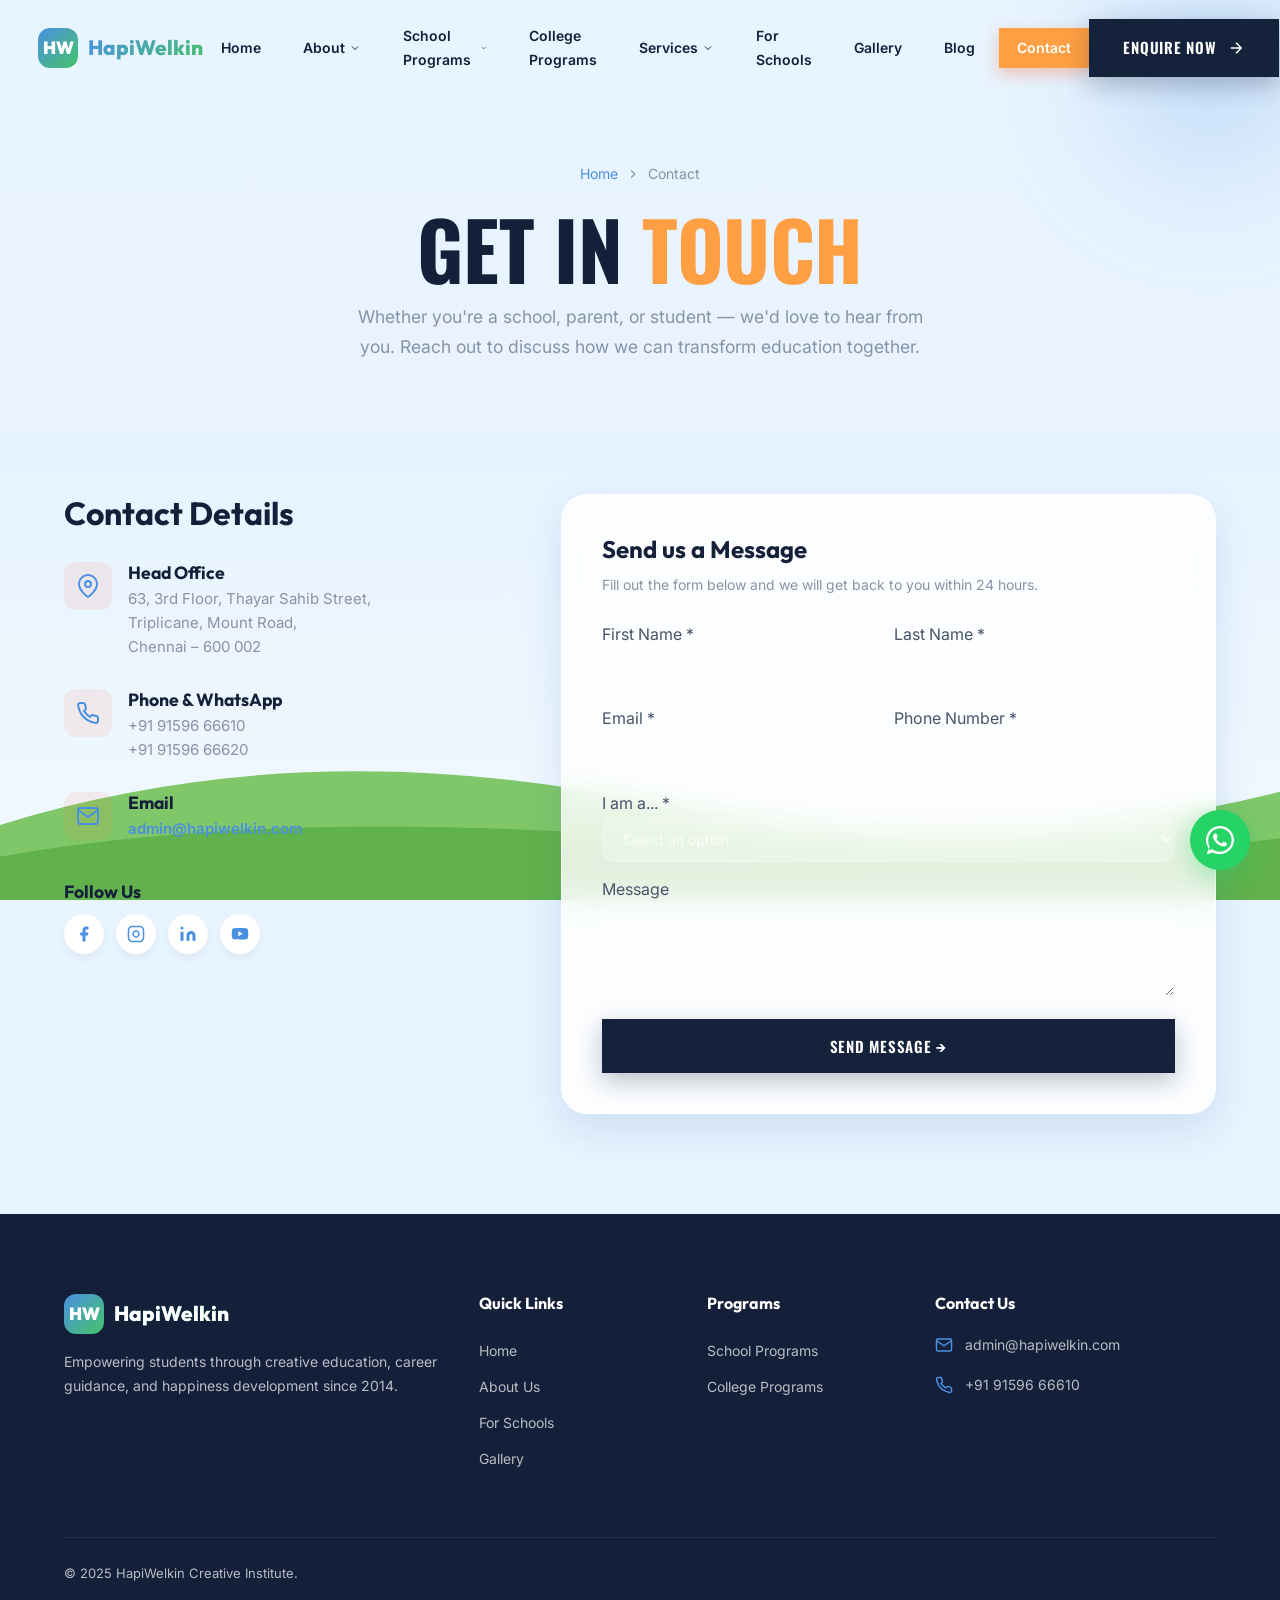
<file: contact.html>
<!DOCTYPE html>
<html lang="en">
<head>
  <meta charset="UTF-8">
  <meta name="viewport" content="width=device-width, initial-scale=1.0">
  <title>Contact Us | HapiWelkin Creative Institute</title>
  <meta name="description" content="Get in touch with HapiWelkin Creative Institute in Chennai. Enquire about our school programs, college programs, and HapiCrea Universe.">
  <link rel="stylesheet" href="styles.css">
  <link rel="icon" type="image/svg+xml" href="data:image/svg+xml,<svg xmlns='http://www.w3.org/2000/svg' viewBox='0 0 100 100'><text y='.9em' font-size='90'>🌟</text></svg>">
</head>
<body>

  <!-- HEADER -->
  <header class="header">
    <div class="container">
      <a href="index.html" class="logo"><div class="logo-icon">HW</div><span>HapiWelkin</span></a>
      <nav class="nav" id="mainNav">
        <a href="index.html">Home</a>
        <div class="nav-dropdown"><a href="about.html">About <svg class="dropdown-arrow" viewBox="0 0 24 24" fill="none" stroke="currentColor" stroke-width="2"><path d="M6 9l6 6 6-6"/></svg></a><div class="dropdown-menu"><a href="about.html">About Institution</a><a href="about.html#management">Management</a></div></div>
        <div class="nav-dropdown"><a href="school-programs.html">School Programs <svg class="dropdown-arrow" viewBox="0 0 24 24" fill="none" stroke="currentColor" stroke-width="2"><path d="M6 9l6 6 6-6"/></svg></a><div class="dropdown-menu"><a href="school-programs.html#hapi">Hapi</a><a href="school-programs.html#crea">Crea</a><a href="school-programs.html#wami">Wami</a><a href="school-programs.html#deep">DEEP</a></div></div>
        <a href="college-programs.html">College Programs</a>
        <div class="nav-dropdown"><a href="services.html">Services <svg class="dropdown-arrow" viewBox="0 0 24 24" fill="none" stroke="currentColor" stroke-width="2"><path d="M6 9l6 6 6-6"/></svg></a><div class="dropdown-menu"><a href="services.html#hapi-club">Hapi Club</a><a href="hapicrea-universe.html">HapiCrea Universe</a><a href="services.html#branding">Branding</a></div></div>
        <a href="for-schools.html">For Schools</a>
        <a href="gallery.html">Gallery</a>
        <a href="blog.html">Blog</a>
        <a href="contact.html" class="active">Contact</a>
      </nav>
      <div class="header-cta">
        <a href="#" class="btn btn-primary" data-modal="enquiry">Enquire Now <svg viewBox="0 0 24 24" fill="none" stroke="currentColor" stroke-width="2"><path d="M5 12h14M12 5l7 7-7 7"/></svg></a>
        <div class="hamburger" id="hamburger"><span></span><span></span><span></span></div>
      </div>
    </div>
  </header>

  <!-- PAGE HERO -->
  <section class="page-hero">
    <div class="blob blob-coral" style="width:300px;height:300px;top:-80px;right:-80px;"></div>
    <div class="container">
      <div class="breadcrumb">
        <a href="index.html">Home</a>
        <svg viewBox="0 0 24 24" fill="none" stroke="currentColor" stroke-width="2"><path d="M9 18l6-6-6-6"/></svg>
        <span>Contact</span>
      </div>
      <h1>Get in <span class="highlight">Touch</span></h1>
      <p>Whether you're a school, parent, or student — we'd love to hear from you. Reach out to discuss how we can transform education together.</p>
    </div>
  </section>

  <!-- CONTACT INFO & FORM -->
  <section style="padding:60px 0 100px;">
    <div class="container">
      <div style="display:grid;grid-template-columns:1fr 1.5fr;gap:60px;">
        
        <!-- Info -->
        <div class="reveal-left">
          <h2 style="font-size:2rem;color:var(--text-heading);margin-bottom:30px;">Contact Details</h2>
          
          <div style="display:flex;flex-direction:column;gap:30px;">
            <div style="display:flex;gap:16px;">
              <div style="width:48px;height:48px;border-radius:12px;background:rgba(255,107,71,0.1);color:var(--coral);display:flex;align-items:center;justify-content:center;">
                <svg width="24" height="24" viewBox="0 0 24 24" fill="none" stroke="currentColor" stroke-width="2"><path d="M21 10c0 7-9 13-9 13s-9-6-9-13a9 9 0 0118 0z"/><circle cx="12" cy="10" r="3"/></svg>
              </div>
              <div>
                <h4 style="font-size:1.1rem;margin-bottom:4px;color:var(--text-heading);">Head Office</h4>
                <p style="color:var(--text-muted);font-size:15px;line-height:1.6;">63, 3rd Floor, Thayar Sahib Street,<br>Triplicane, Mount Road,<br>Chennai – 600 002</p>
              </div>
            </div>

            <div style="display:flex;gap:16px;">
              <div style="width:48px;height:48px;border-radius:12px;background:rgba(255,107,71,0.1);color:var(--coral);display:flex;align-items:center;justify-content:center;">
                <svg width="24" height="24" viewBox="0 0 24 24" fill="none" stroke="currentColor" stroke-width="2"><path d="M22 16.92v3a2 2 0 01-2.18 2 19.79 19.79 0 01-8.63-3.07 19.5 19.5 0 01-6-6 19.79 19.79 0 01-3.07-8.67A2 2 0 014.11 2h3a2 2 0 012 1.72c.127.96.361 1.903.7 2.81a2 2 0 01-.45 2.11L8.09 9.91a16 16 0 006 6l1.27-1.27a2 2 0 012.11-.45c.907.339 1.85.573 2.81.7A2 2 0 0122 16.92z"/></svg>
              </div>
              <div>
                <h4 style="font-size:1.1rem;margin-bottom:4px;color:var(--text-heading);">Phone & WhatsApp</h4>
                <p style="color:var(--text-muted);font-size:15px;line-height:1.6;">
                  <a href="tel:+919159666610" style="color:var(--text-muted);text-decoration:none;">+91 91596 66610</a><br>
                  <a href="tel:+919159666620" style="color:var(--text-muted);text-decoration:none;">+91 91596 66620</a>
                </p>
              </div>
            </div>

            <div style="display:flex;gap:16px;">
              <div style="width:48px;height:48px;border-radius:12px;background:rgba(255,107,71,0.1);color:var(--coral);display:flex;align-items:center;justify-content:center;">
                <svg width="24" height="24" viewBox="0 0 24 24" fill="none" stroke="currentColor" stroke-width="2"><path d="M4 4h16c1.1 0 2 .9 2 2v12c0 1.1-.9 2-2 2H4c-1.1 0-2-.9-2-2V6c0-1.1.9-2 2-2z"/><polyline points="22,6 12,13 2,6"/></svg>
              </div>
              <div>
                <h4 style="font-size:1.1rem;margin-bottom:4px;color:var(--text-heading);">Email</h4>
                <p style="color:var(--text-muted);font-size:15px;line-height:1.6;">
                  <a href="mailto:admin@hapiwelkin.com" style="color:var(--coral);font-weight:600;text-decoration:none;">admin@hapiwelkin.com</a>
                </p>
              </div>
            </div>
          </div>

          <div style="margin-top:40px;">
            <h4 style="font-size:1.1rem;margin-bottom:12px;color:var(--text-heading);">Follow Us</h4>
            <div style="display:flex;gap:12px;">
              <a href="https://www.facebook.com/hapiwelkin" target="_blank" style="width:40px;height:40px;border-radius:50%;background:white;display:flex;align-items:center;justify-content:center;color:var(--coral);box-shadow:0 4px 10px rgba(0,0,0,0.05);"><svg width="18" height="18" viewBox="0 0 24 24" fill="currentColor"><path d="M18 2h-3a5 5 0 00-5 5v3H7v4h3v8h4v-8h3l1-4h-4V7a1 1 0 011-1h3z"/></svg></a>
              <a href="https://www.instagram.com/hapiwelkin" target="_blank" style="width:40px;height:40px;border-radius:50%;background:white;display:flex;align-items:center;justify-content:center;color:var(--coral);box-shadow:0 4px 10px rgba(0,0,0,0.05);"><svg width="18" height="18" viewBox="0 0 24 24" fill="none" stroke="currentColor" stroke-width="2"><rect x="2" y="2" width="20" height="20" rx="5" ry="5"/><path d="M16 11.37A4 4 0 1112.63 8 4 4 0 0116 11.37z"/><line x1="17.5" y1="6.5" x2="17.51" y2="6.5"/></svg></a>
              <a href="https://www.linkedin.com/company/hapiwelkin" target="_blank" style="width:40px;height:40px;border-radius:50%;background:white;display:flex;align-items:center;justify-content:center;color:var(--coral);box-shadow:0 4px 10px rgba(0,0,0,0.05);"><svg width="18" height="18" viewBox="0 0 24 24" fill="currentColor"><path d="M16 8a6 6 0 016 6v7h-4v-7a2 2 0 00-2-2 2 2 0 00-2 2v7h-4v-7a6 6 0 016-6zM2 9h4v12H2z"/><circle cx="4" cy="4" r="2"/></svg></a>
              <a href="https://www.youtube.com/hapiwelkin" target="_blank" style="width:40px;height:40px;border-radius:50%;background:white;display:flex;align-items:center;justify-content:center;color:var(--coral);box-shadow:0 4px 10px rgba(0,0,0,0.05);"><svg width="18" height="18" viewBox="0 0 24 24" fill="currentColor"><path d="M22.54 6.42a2.78 2.78 0 00-1.94-2C18.88 4 12 4 12 4s-6.88 0-8.6.46a2.78 2.78 0 00-1.94 2A29 29 0 001 11.75a29 29 0 00.46 5.33A2.78 2.78 0 003.4 19.1c1.72.46 8.6.46 8.6.46s6.88 0 8.6-.46a2.78 2.78 0 001.94-2 29 29 0 00.46-5.25 29 29 0 00-.46-5.43z"/><polygon points="9.75 15.02 15.5 11.75 9.75 8.48 9.75 15.02" fill="white"/></svg></a>
            </div>
          </div>
        </div>

        <!-- Form -->
        <div class="reveal-right">
          <form class="glass-card" style="padding:40px;" data-form="contact">
            <div class="form-content">
              <h3 style="font-size:1.5rem;margin-bottom:10px;color:var(--text-heading);">Send us a Message</h3>
              <p style="color:var(--text-muted);font-size:14px;margin-bottom:24px;">Fill out the form below and we will get back to you within 24 hours.</p>
              
              <div class="form-row">
                <div class="form-group">
                  <label>First Name *</label>
                  <input type="text" name="firstName" required placeholder="John">
                </div>
                <div class="form-group">
                  <label>Last Name *</label>
                  <input type="text" name="lastName" required placeholder="Doe">
                </div>
              </div>
              <div class="form-row">
                <div class="form-group">
                  <label>Email *</label>
                  <input type="email" name="email" required placeholder="john@email.com">
                </div>
                <div class="form-group">
                  <label>Phone Number *</label>
                  <input type="tel" name="phone" required placeholder="+91 XXXXX XXXXX">
                </div>
              </div>
              <div class="form-group">
                <label>I am a... *</label>
                <select name="persona" required>
                  <option value="" disabled selected>Select an option</option>
                  <option value="school">School / Educator</option>
                  <option value="parent">Parent</option>
                  <option value="student">Student</option>
                  <option value="other">Other</option>
                </select>
              </div>
              <div class="form-group">
                <label>Message</label>
                <textarea name="message" rows="4" placeholder="How can we help you?"></textarea>
              </div>
              <button type="submit" class="btn btn-primary" style="width:100%;">Send Message →</button>
            </div>
            <div class="form-success">
              <div class="success-icon">✓</div>
              <h3>Message Sent!</h3>
              <p>Thank you for reaching out. Our team will contact you shortly.</p>
            </div>
          </form>
        </div>

      </div>
    </div>
  </section>

  <!-- FOOTER -->
  <footer class="footer">
    <div class="container">
      <div class="footer-grid">
        <div class="footer-brand">
          <a href="index.html" class="logo"><div class="logo-icon">HW</div><span>HapiWelkin</span></a>
          <p>Empowering students through creative education, career guidance, and happiness development since 2014.</p>
        </div>
        <div><h4>Quick Links</h4><div class="footer-links"><a href="index.html">Home</a><a href="about.html">About Us</a><a href="for-schools.html">For Schools</a><a href="gallery.html">Gallery</a></div></div>
        <div><h4>Programs</h4><div class="footer-links"><a href="school-programs.html#hapi">School Programs</a><a href="college-programs.html">College Programs</a></div></div>
        <div><h4>Contact Us</h4>
          <div class="footer-contact-item"><svg viewBox="0 0 24 24" fill="none" stroke="currentColor" stroke-width="2"><path d="M4 4h16c1.1 0 2 .9 2 2v12c0 1.1-.9 2-2 2H4c-1.1 0-2-.9-2-2V6c0-1.1.9-2 2-2z"/><polyline points="22,6 12,13 2,6"/></svg><a href="mailto:admin@hapiwelkin.com">admin@hapiwelkin.com</a></div>
          <div class="footer-contact-item"><svg viewBox="0 0 24 24" fill="none" stroke="currentColor" stroke-width="2"><path d="M22 16.92v3a2 2 0 01-2.18 2 19.79 19.79 0 01-8.63-3.07 19.5 19.5 0 01-6-6 19.79 19.79 0 01-3.07-8.67A2 2 0 014.11 2h3a2 2 0 012 1.72c.127.96.361 1.903.7 2.81a2 2 0 01-.45 2.11L8.09 9.91a16 16 0 006 6l1.27-1.27a2 2 0 012.11-.45c.907.339 1.85.573 2.81.7A2 2 0 0122 16.92z"/></svg><div><a href="tel:+919159666610">+91 91596 66610</a></div></div>
        </div>
      </div>
      <div class="footer-bottom"><span>© 2025 HapiWelkin Creative Institute.</span></div>
    </div>
  </footer>

  <a href="https://wa.me/919159666610?text=Hi%20HapiWelkin!" class="whatsapp-float" target="_blank" aria-label="Chat on WhatsApp"><svg viewBox="0 0 24 24" fill="currentColor"><path d="M17.472 14.382c-.297-.149-1.758-.867-2.03-.967-.273-.099-.471-.148-.67.15-.197.297-.767.966-.94 1.164-.173.199-.347.223-.644.075-.297-.15-1.255-.463-2.39-1.475-.883-.788-1.48-1.761-1.653-2.059-.173-.297-.018-.458.13-.606.134-.133.298-.347.446-.52.149-.174.198-.298.298-.497.099-.198.05-.371-.025-.52-.075-.149-.669-1.612-.916-2.207-.242-.579-.487-.5-.669-.51-.173-.008-.371-.01-.57-.01-.198 0-.52.074-.792.372-.272.297-1.04 1.016-1.04 2.479 0 1.462 1.065 2.875 1.213 3.074.149.198 2.096 3.2 5.077 4.487.709.306 1.262.489 1.694.625.712.227 1.36.195 1.871.118.571-.085 1.758-.719 2.006-1.413.248-.694.248-1.289.173-1.413-.074-.124-.272-.198-.57-.347z"/><path d="M12 0C5.373 0 0 5.373 0 12c0 2.625.846 5.059 2.284 7.034L.789 23.492a.5.5 0 00.611.611l4.458-1.495A11.96 11.96 0 0012 24c6.627 0 12-5.373 12-12S18.627 0 12 0zm0 22c-2.331 0-4.512-.69-6.34-1.876l-.455-.296-2.97.995.995-2.97-.296-.455A9.955 9.955 0 012 12C2 6.477 6.477 2 12 2s10 4.477 10 10-4.477 10-10 10z"/></svg><span class="whatsapp-tooltip">Chat with us!</span></a>

  <!-- ENQUIRY MODAL -->
  <div class="modal-overlay" id="enquiryModal">
    <div class="modal">
      <button class="modal-close" aria-label="Close modal">✕</button>
      <form data-form="enquiry-modal">
        <!-- Form structure identical to others omitted for brevity -->
        <div class="form-content">
          <h2>Enquire Now</h2>
          <div class="form-group"><input type="text" name="name" required placeholder="Full Name"></div>
          <div class="form-group"><input type="email" name="email" required placeholder="Email Address"></div>
          <button type="submit" class="btn btn-primary" style="width:100%;">Submit</button>
        </div>
      </form>
    </div>
  </div>

  <script src="script.js"></script>
</body>
</html>
</file>
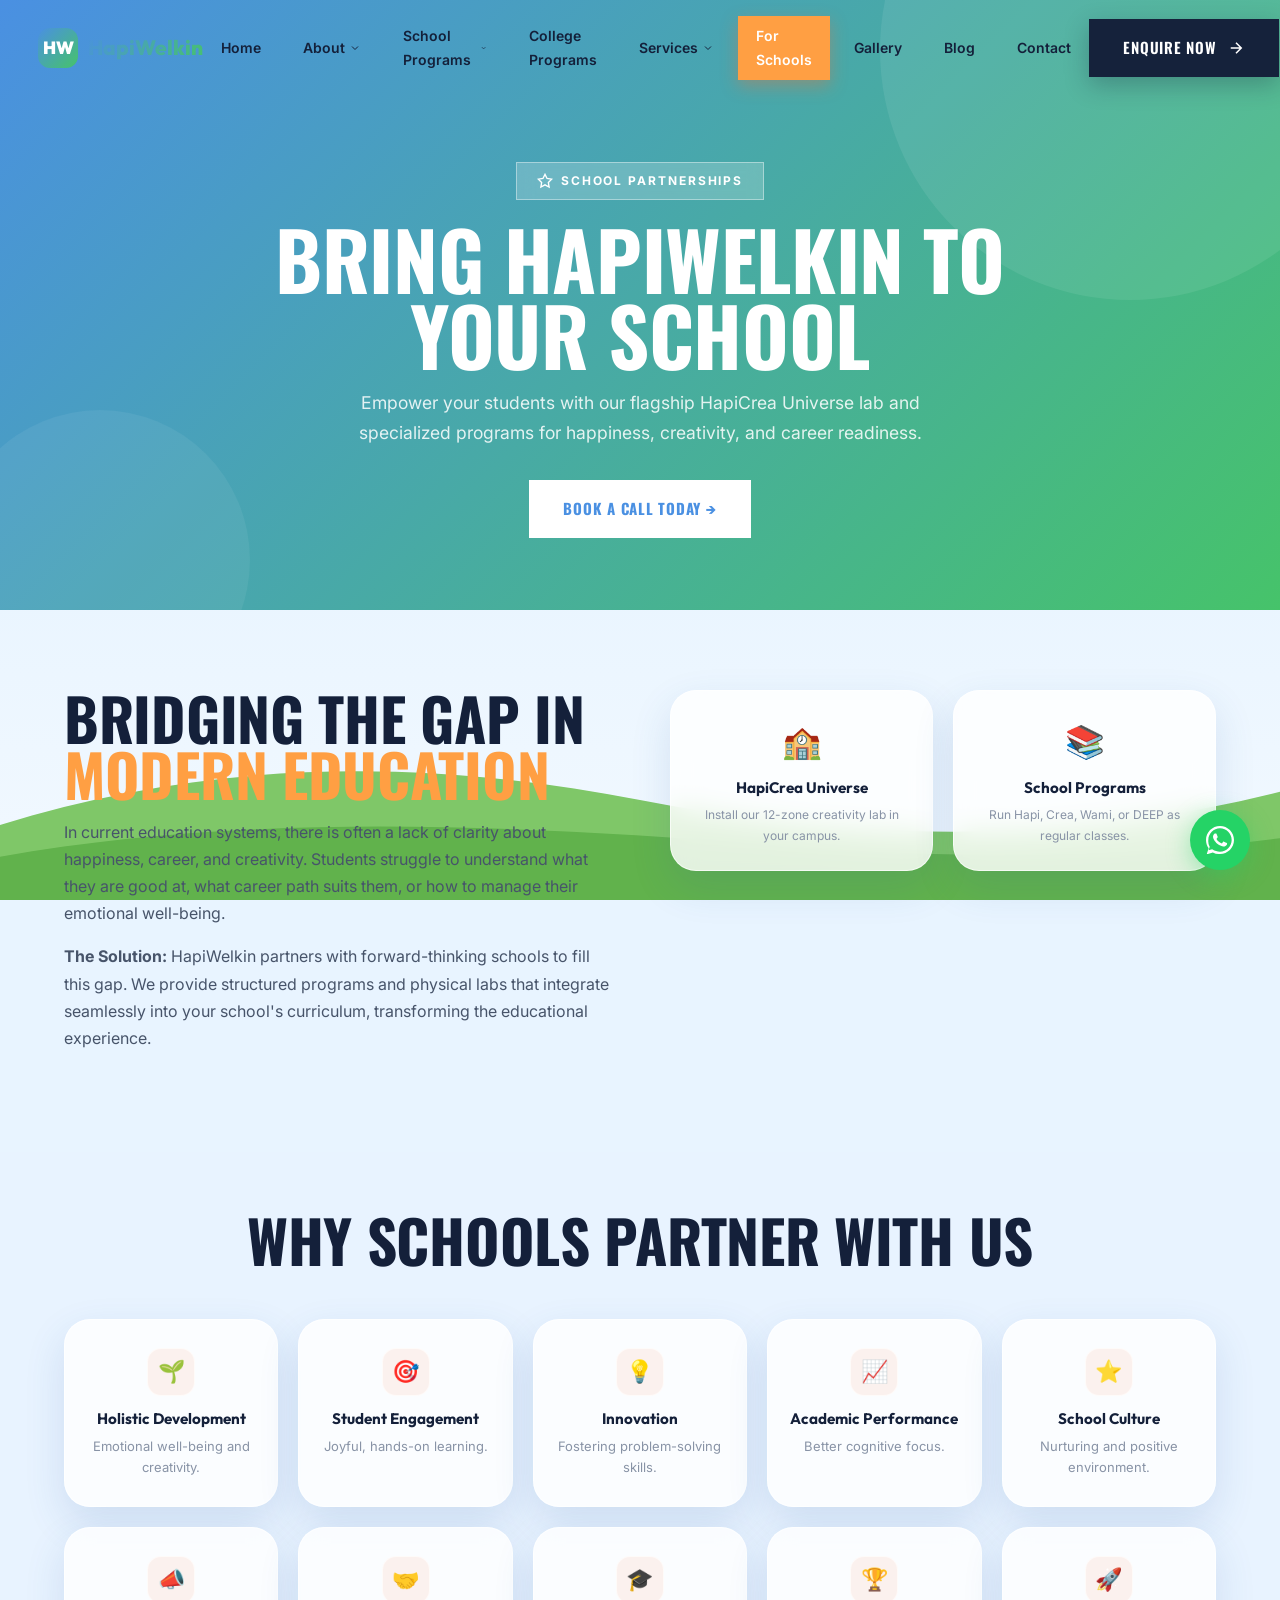
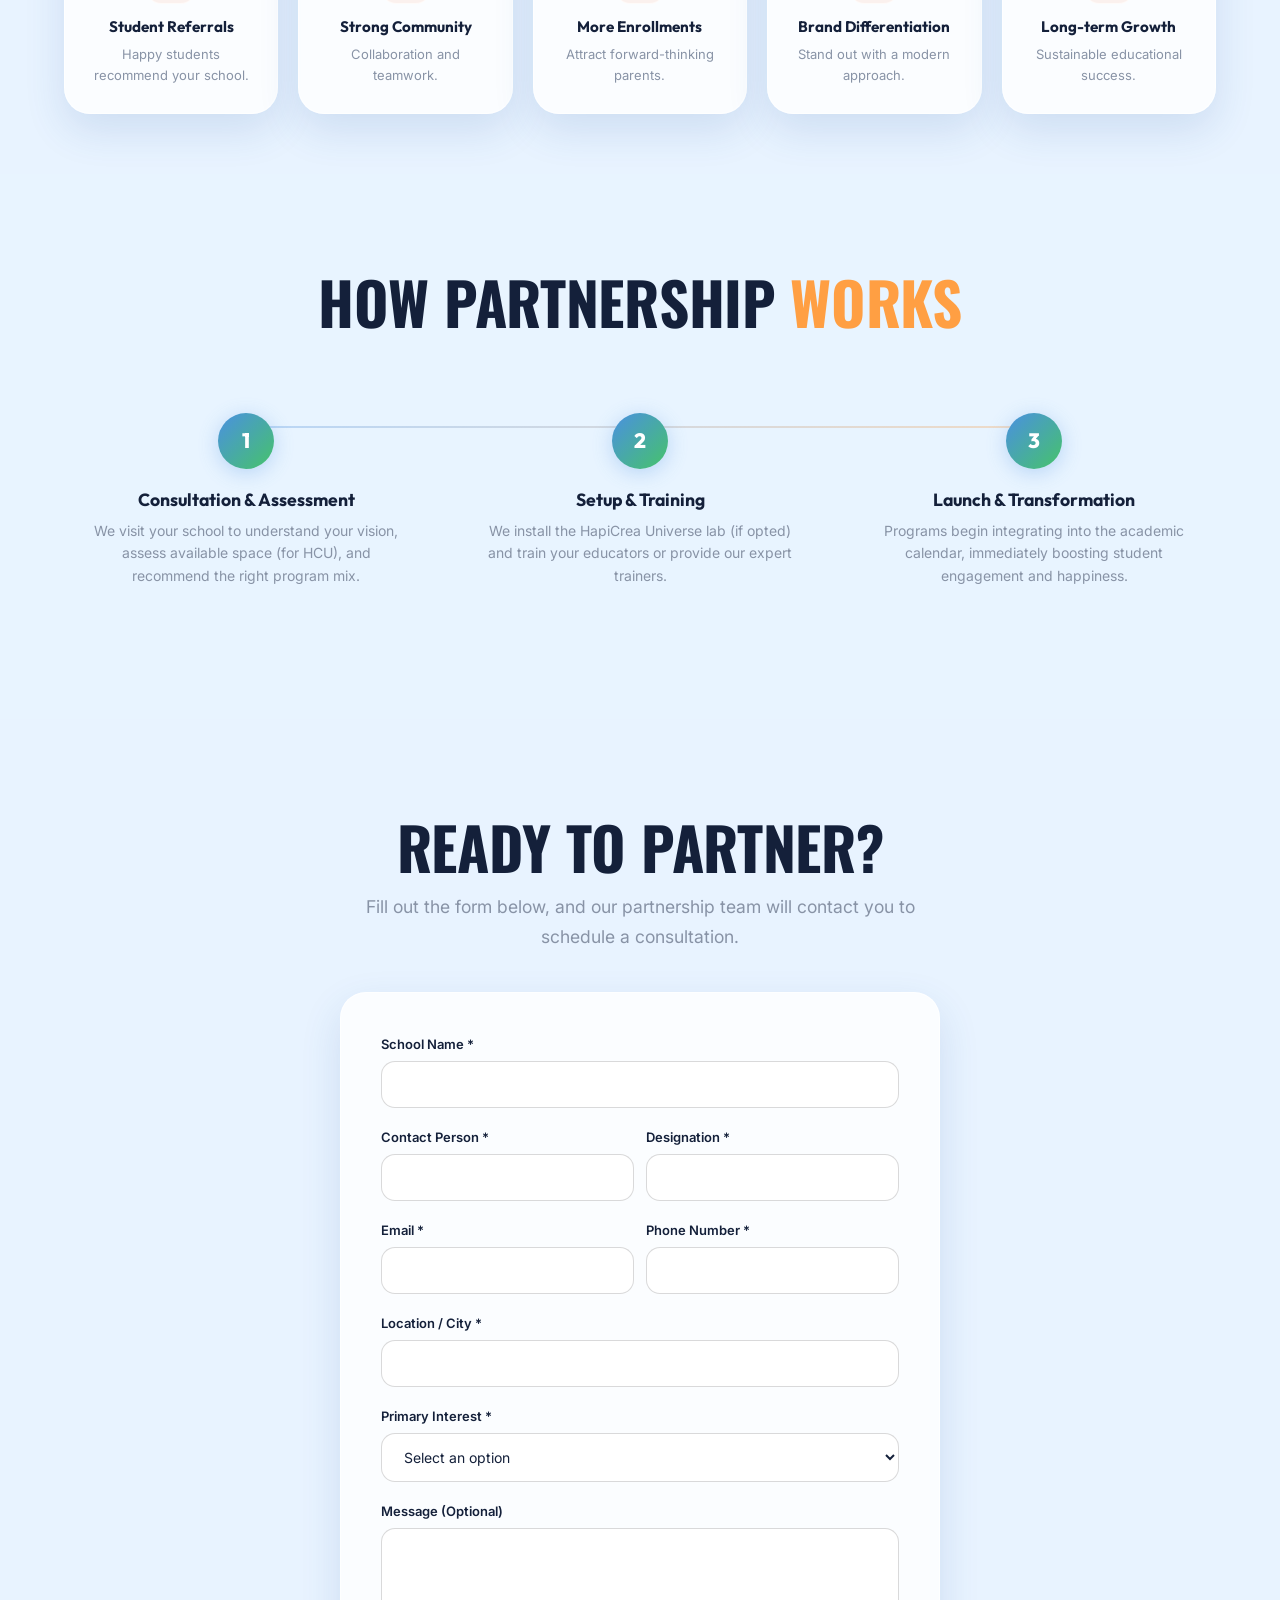
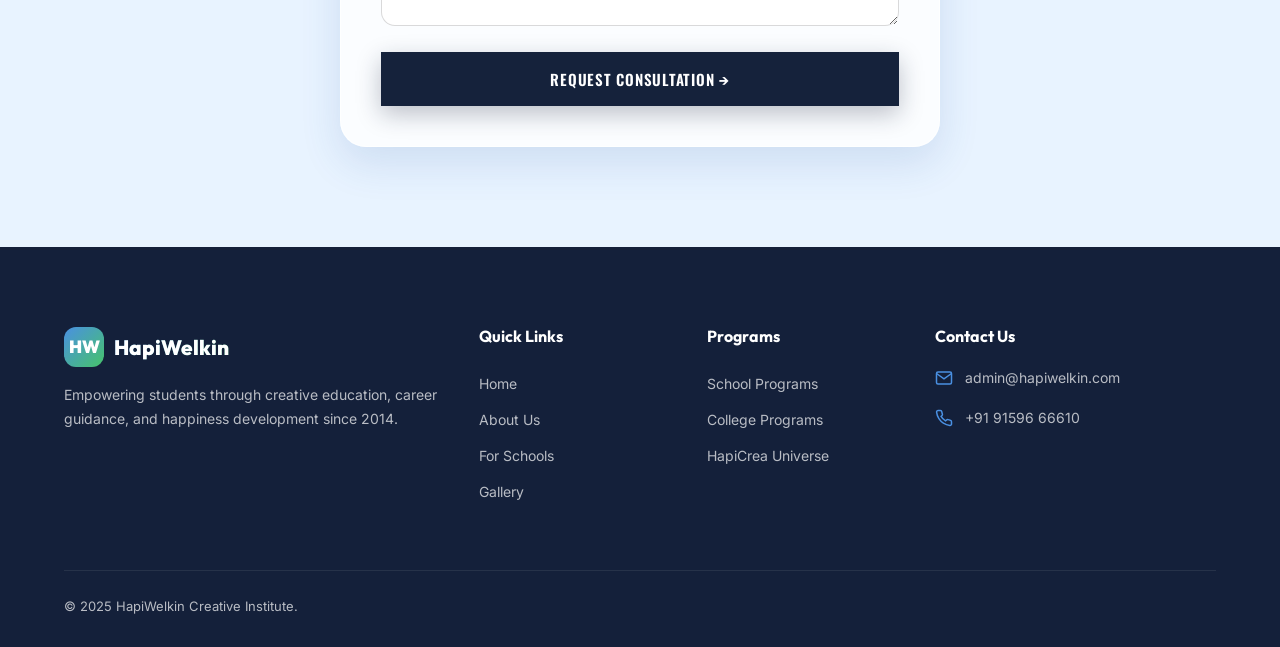
<file: for-schools.html>
<!DOCTYPE html>
<html lang="en">
<head>
  <meta charset="UTF-8">
  <meta name="viewport" content="width=device-width, initial-scale=1.0">
  <title>For Schools | HapiWelkin Creative Institute</title>
  <meta name="description" content="Bring HapiWelkin's creativity, happiness, and career readiness programs to your school. Partner with us to transform education.">
  <link rel="stylesheet" href="styles.css">
  <link rel="icon" type="image/svg+xml" href="data:image/svg+xml,<svg xmlns='http://www.w3.org/2000/svg' viewBox='0 0 100 100'><text y='.9em' font-size='90'>🌟</text></svg>">
</head>
<body>

  <!-- HEADER -->
  <header class="header">
    <div class="container">
      <a href="index.html" class="logo"><div class="logo-icon">HW</div><span>HapiWelkin</span></a>
      <nav class="nav" id="mainNav">
        <a href="index.html">Home</a>
        <div class="nav-dropdown"><a href="about.html">About <svg class="dropdown-arrow" viewBox="0 0 24 24" fill="none" stroke="currentColor" stroke-width="2"><path d="M6 9l6 6 6-6"/></svg></a><div class="dropdown-menu"><a href="about.html">About Institution</a><a href="about.html#management">Management</a></div></div>
        <div class="nav-dropdown"><a href="school-programs.html">School Programs <svg class="dropdown-arrow" viewBox="0 0 24 24" fill="none" stroke="currentColor" stroke-width="2"><path d="M6 9l6 6 6-6"/></svg></a><div class="dropdown-menu"><a href="school-programs.html#hapi">Hapi</a><a href="school-programs.html#crea">Crea</a><a href="school-programs.html#wami">Wami</a><a href="school-programs.html#deep">DEEP</a></div></div>
        <a href="college-programs.html">College Programs</a>
        <div class="nav-dropdown"><a href="services.html">Services <svg class="dropdown-arrow" viewBox="0 0 24 24" fill="none" stroke="currentColor" stroke-width="2"><path d="M6 9l6 6 6-6"/></svg></a><div class="dropdown-menu"><a href="services.html#hapi-club">Hapi Club</a><a href="hapicrea-universe.html">HapiCrea Universe</a><a href="services.html#branding">Branding</a></div></div>
        <a href="for-schools.html" class="active">For Schools</a>
        <a href="gallery.html">Gallery</a>
        <a href="blog.html">Blog</a>
        <a href="contact.html">Contact</a>
      </nav>
      <div class="header-cta">
        <a href="#" class="btn btn-primary" data-modal="enquiry">Enquire Now <svg viewBox="0 0 24 24" fill="none" stroke="currentColor" stroke-width="2"><path d="M5 12h14M12 5l7 7-7 7"/></svg></a>
        <div class="hamburger" id="hamburger"><span></span><span></span><span></span></div>
      </div>
    </div>
  </header>

  <!-- HERO -->
  <section class="for-schools-hero">
    <div class="container">
      <div class="section-label" style="background:rgba(255,255,255,0.2);color:white;border-color:rgba(255,255,255,0.4);margin-bottom:20px;">
        <svg viewBox="0 0 24 24" fill="none" stroke="currentColor" stroke-width="2"><path d="M12 2l3.09 6.26L22 9.27l-5 4.87 1.18 6.88L12 17.77l-6.18 3.25L7 14.14 2 9.27l6.91-1.01L12 2z"/></svg>
        School Partnerships
      </div>
      <h1 class="reveal">Bring HapiWelkin to <br>Your School</h1>
      <p class="reveal">Empower your students with our flagship HapiCrea Universe lab and specialized programs for happiness, creativity, and career readiness.</p>
      <a href="#partner-form" class="btn reveal" style="background:white;color:var(--coral);font-weight:700;">Book a Call Today →</a>
    </div>
  </section>

  <!-- THE PROBLEM & SOLUTION -->
  <section class="about-content" style="padding-top:80px;">
    <div class="container">
      <div class="about-grid">
        <div class="reveal-left">
          <h2 class="section-title">Bridging the Gap in <span class="highlight">Modern Education</span></h2>
          <p style="margin-bottom:16px;">In current education systems, there is often a lack of clarity about happiness, career, and creativity. Students struggle to understand what they are good at, what career path suits them, or how to manage their emotional well-being.</p>
          <p><strong>The Solution:</strong> HapiWelkin partners with forward-thinking schools to fill this gap. We provide structured programs and physical labs that integrate seamlessly into your school's curriculum, transforming the educational experience.</p>
        </div>
        <div class="reveal-right">
          <div style="display:grid;grid-template-columns:1fr 1fr;gap:20px;">
            <div class="glass-card" style="padding:24px;text-align:center;">
              <div style="font-size:2rem;margin-bottom:10px;">🏫</div>
              <h4 style="font-size:0.95rem;margin-bottom:8px;">HapiCrea Universe</h4>
              <p style="font-size:12px;color:var(--text-muted);">Install our 12-zone creativity lab in your campus.</p>
            </div>
            <div class="glass-card" style="padding:24px;text-align:center;">
              <div style="font-size:2rem;margin-bottom:10px;">📚</div>
              <h4 style="font-size:0.95rem;margin-bottom:8px;">School Programs</h4>
              <p style="font-size:12px;color:var(--text-muted);">Run Hapi, Crea, Wami, or DEEP as regular classes.</p>
            </div>
          </div>
        </div>
      </div>
    </div>
  </section>

  <!-- 10 REASONS -->
  <section class="why-choose" style="padding:60px 0;">
    <div class="container">
      <div class="text-center reveal">
        <h2 class="section-title">Why Schools Partner With Us</h2>
      </div>
      <div class="why-choose-grid">
        <div class="glass-card why-card reveal"><div class="why-card-icon">🌱</div><h4>Holistic Development</h4><p>Emotional well-being and creativity.</p></div>
        <div class="glass-card why-card reveal"><div class="why-card-icon">🎯</div><h4>Student Engagement</h4><p>Joyful, hands-on learning.</p></div>
        <div class="glass-card why-card reveal"><div class="why-card-icon">💡</div><h4>Innovation</h4><p>Fostering problem-solving skills.</p></div>
        <div class="glass-card why-card reveal"><div class="why-card-icon">📈</div><h4>Academic Performance</h4><p>Better cognitive focus.</p></div>
        <div class="glass-card why-card reveal"><div class="why-card-icon">⭐</div><h4>School Culture</h4><p>Nurturing and positive environment.</p></div>
        <div class="glass-card why-card reveal"><div class="why-card-icon">📣</div><h4>Student Referrals</h4><p>Happy students recommend your school.</p></div>
        <div class="glass-card why-card reveal"><div class="why-card-icon">🤝</div><h4>Strong Community</h4><p>Collaboration and teamwork.</p></div>
        <div class="glass-card why-card reveal"><div class="why-card-icon">🎓</div><h4>More Enrollments</h4><p>Attract forward-thinking parents.</p></div>
        <div class="glass-card why-card reveal"><div class="why-card-icon">🏆</div><h4>Brand Differentiation</h4><p>Stand out with a modern approach.</p></div>
        <div class="glass-card why-card reveal"><div class="why-card-icon">🚀</div><h4>Long-term Growth</h4><p>Sustainable educational success.</p></div>
      </div>
    </div>
  </section>

  <!-- HOW IT WORKS -->
  <section class="steps-section">
    <div class="container">
      <div class="text-center reveal">
        <h2 class="section-title">How Partnership <span class="highlight">Works</span></h2>
      </div>
      <div class="steps-grid">
        <div class="step-card reveal">
          <div class="step-number">1</div>
          <h3>Consultation & Assessment</h3>
          <p>We visit your school to understand your vision, assess available space (for HCU), and recommend the right program mix.</p>
        </div>
        <div class="step-card reveal" style="animation-delay:0.2s;">
          <div class="step-number">2</div>
          <h3>Setup & Training</h3>
          <p>We install the HapiCrea Universe lab (if opted) and train your educators or provide our expert trainers.</p>
        </div>
        <div class="step-card reveal" style="animation-delay:0.4s;">
          <div class="step-number">3</div>
          <h3>Launch & Transformation</h3>
          <p>Programs begin integrating into the academic calendar, immediately boosting student engagement and happiness.</p>
        </div>
      </div>
    </div>
  </section>

  <!-- FORM -->
  <section class="partner-form-section" id="partner-form">
    <div class="container">
      <div class="text-center reveal">
        <h2 class="section-title">Ready to Partner?</h2>
        <p class="section-subtitle mx-auto">Fill out the form below, and our partnership team will contact you to schedule a consultation.</p>
      </div>

      <div class="partner-form-wrapper reveal-scale">
        <form class="glass-card partner-form" style="padding:40px;" data-form="partner">
          <div class="form-content">
            <div class="form-group">
              <label>School Name *</label>
              <input type="text" name="schoolName" required placeholder="e.g. St. Jude's Academy">
            </div>
            <div class="form-row">
              <div class="form-group">
                <label>Contact Person *</label>
                <input type="text" name="name" required placeholder="Your Full Name">
              </div>
              <div class="form-group">
                <label>Designation *</label>
                <input type="text" name="designation" required placeholder="e.g. Principal">
              </div>
            </div>
            <div class="form-row">
              <div class="form-group">
                <label>Email *</label>
                <input type="email" name="email" required placeholder="school@email.com">
              </div>
              <div class="form-group">
                <label>Phone Number *</label>
                <input type="tel" name="phone" required placeholder="+91 XXXXX XXXXX">
              </div>
            </div>
            <div class="form-group">
              <label>Location / City *</label>
              <input type="text" name="location" required placeholder="e.g. Chennai">
            </div>
            <div class="form-group">
              <label>Primary Interest *</label>
              <select name="interest" required>
                <option value="" disabled selected>Select an option</option>
                <option value="hcu">HapiCrea Universe (Installing the Lab)</option>
                <option value="programs">School Programs (Hapi, Crea, Wami, DEEP)</option>
                <option value="branding">School Branding & Promotion</option>
                <option value="all">Comprehensive Partnership</option>
              </select>
            </div>
            <div class="form-group">
              <label>Message (Optional)</label>
              <textarea name="message" rows="4" placeholder="Tell us a bit about your school and requirements..."></textarea>
            </div>
            <button type="submit" class="btn btn-primary" style="width:100%;">Request Consultation →</button>
          </div>
          <div class="form-success">
            <div class="success-icon">✓</div>
            <h3>Request Received!</h3>
            <p>Thank you for your interest in partnering with HapiWelkin. Our team will contact you within 24-48 hours to schedule a consultation.</p>
          </div>
        </form>
      </div>
    </div>
  </section>

  <!-- FOOTER -->
  <footer class="footer">
    <div class="container">
      <div class="footer-grid">
        <div class="footer-brand">
          <a href="index.html" class="logo"><div class="logo-icon">HW</div><span>HapiWelkin</span></a>
          <p>Empowering students through creative education, career guidance, and happiness development since 2014.</p>
        </div>
        <div><h4>Quick Links</h4><div class="footer-links"><a href="index.html">Home</a><a href="about.html">About Us</a><a href="for-schools.html">For Schools</a><a href="gallery.html">Gallery</a></div></div>
        <div><h4>Programs</h4><div class="footer-links"><a href="school-programs.html#hapi">School Programs</a><a href="college-programs.html">College Programs</a><a href="hapicrea-universe.html">HapiCrea Universe</a></div></div>
        <div><h4>Contact Us</h4>
          <div class="footer-contact-item"><svg viewBox="0 0 24 24" fill="none" stroke="currentColor" stroke-width="2"><path d="M4 4h16c1.1 0 2 .9 2 2v12c0 1.1-.9 2-2 2H4c-1.1 0-2-.9-2-2V6c0-1.1.9-2 2-2z"/><polyline points="22,6 12,13 2,6"/></svg><a href="mailto:admin@hapiwelkin.com">admin@hapiwelkin.com</a></div>
          <div class="footer-contact-item"><svg viewBox="0 0 24 24" fill="none" stroke="currentColor" stroke-width="2"><path d="M22 16.92v3a2 2 0 01-2.18 2 19.79 19.79 0 01-8.63-3.07 19.5 19.5 0 01-6-6 19.79 19.79 0 01-3.07-8.67A2 2 0 014.11 2h3a2 2 0 012 1.72c.127.96.361 1.903.7 2.81a2 2 0 01-.45 2.11L8.09 9.91a16 16 0 006 6l1.27-1.27a2 2 0 012.11-.45c.907.339 1.85.573 2.81.7A2 2 0 0122 16.92z"/></svg><div><a href="tel:+919159666610">+91 91596 66610</a></div></div>
        </div>
      </div>
      <div class="footer-bottom"><span>© 2025 HapiWelkin Creative Institute.</span></div>
    </div>
  </footer>

  <!-- MODALS -->
  <a href="https://wa.me/919159666610?text=Hi" class="whatsapp-float" target="_blank"><svg viewBox="0 0 24 24" fill="currentColor"><path d="M17.472 14.382c-.297-.149-1.758-.867-2.03-.967-.273-.099-.471-.148-.67.15-.197.297-.767.966-.94 1.164-.173.199-.347.223-.644.075-.297-.15-1.255-.463-2.39-1.475-.883-.788-1.48-1.761-1.653-2.059-.173-.297-.018-.458.13-.606.134-.133.298-.347.446-.52.149-.174.198-.298.298-.497.099-.198.05-.371-.025-.52-.075-.149-.669-1.612-.916-2.207-.242-.579-.487-.5-.669-.51-.173-.008-.371-.01-.57-.01-.198 0-.52.074-.792.372-.272.297-1.04 1.016-1.04 2.479 0 1.462 1.065 2.875 1.213 3.074.149.198 2.096 3.2 5.077 4.487.709.306 1.262.489 1.694.625.712.227 1.36.195 1.871.118.571-.085 1.758-.719 2.006-1.413.248-.694.248-1.289.173-1.413-.074-.124-.272-.198-.57-.347z"/><path d="M12 0C5.373 0 0 5.373 0 12c0 2.625.846 5.059 2.284 7.034L.789 23.492a.5.5 0 00.611.611l4.458-1.495A11.96 11.96 0 0012 24c6.627 0 12-5.373 12-12S18.627 0 12 0zm0 22c-2.331 0-4.512-.69-6.34-1.876l-.455-.296-2.97.995.995-2.97-.296-.455A9.955 9.955 0 012 12C2 6.477 6.477 2 12 2s10 4.477 10 10-4.477 10-10 10z"/></svg></a>

  <div class="modal-overlay" id="enquiryModal">
    <div class="modal">
      <button class="modal-close">✕</button>
      <form data-form="enquiry-modal">
        <div class="form-content">
          <h2>Enquire Now</h2>
          <div class="form-group"><input type="text" name="name" required placeholder="Full Name"></div>
          <div class="form-group"><input type="email" name="email" required placeholder="Email Address"></div>
          <div class="form-group"><input type="tel" name="phone" required placeholder="Phone Number"></div>
          <div class="form-group"><select name="persona" required><option value="" disabled selected>I am a...</option><option value="school">School</option><option value="parent">Parent</option><option value="student">Student</option></select></div>
          <button type="submit" class="btn btn-primary" style="width:100%;">Submit Enquiry</button>
        </div>
        <div class="form-success"><div class="success-icon">✓</div><h3>Thank You!</h3></div>
      </form>
    </div>
  </div>

  <script src="script.js"></script>
</body>
</html>
</file>
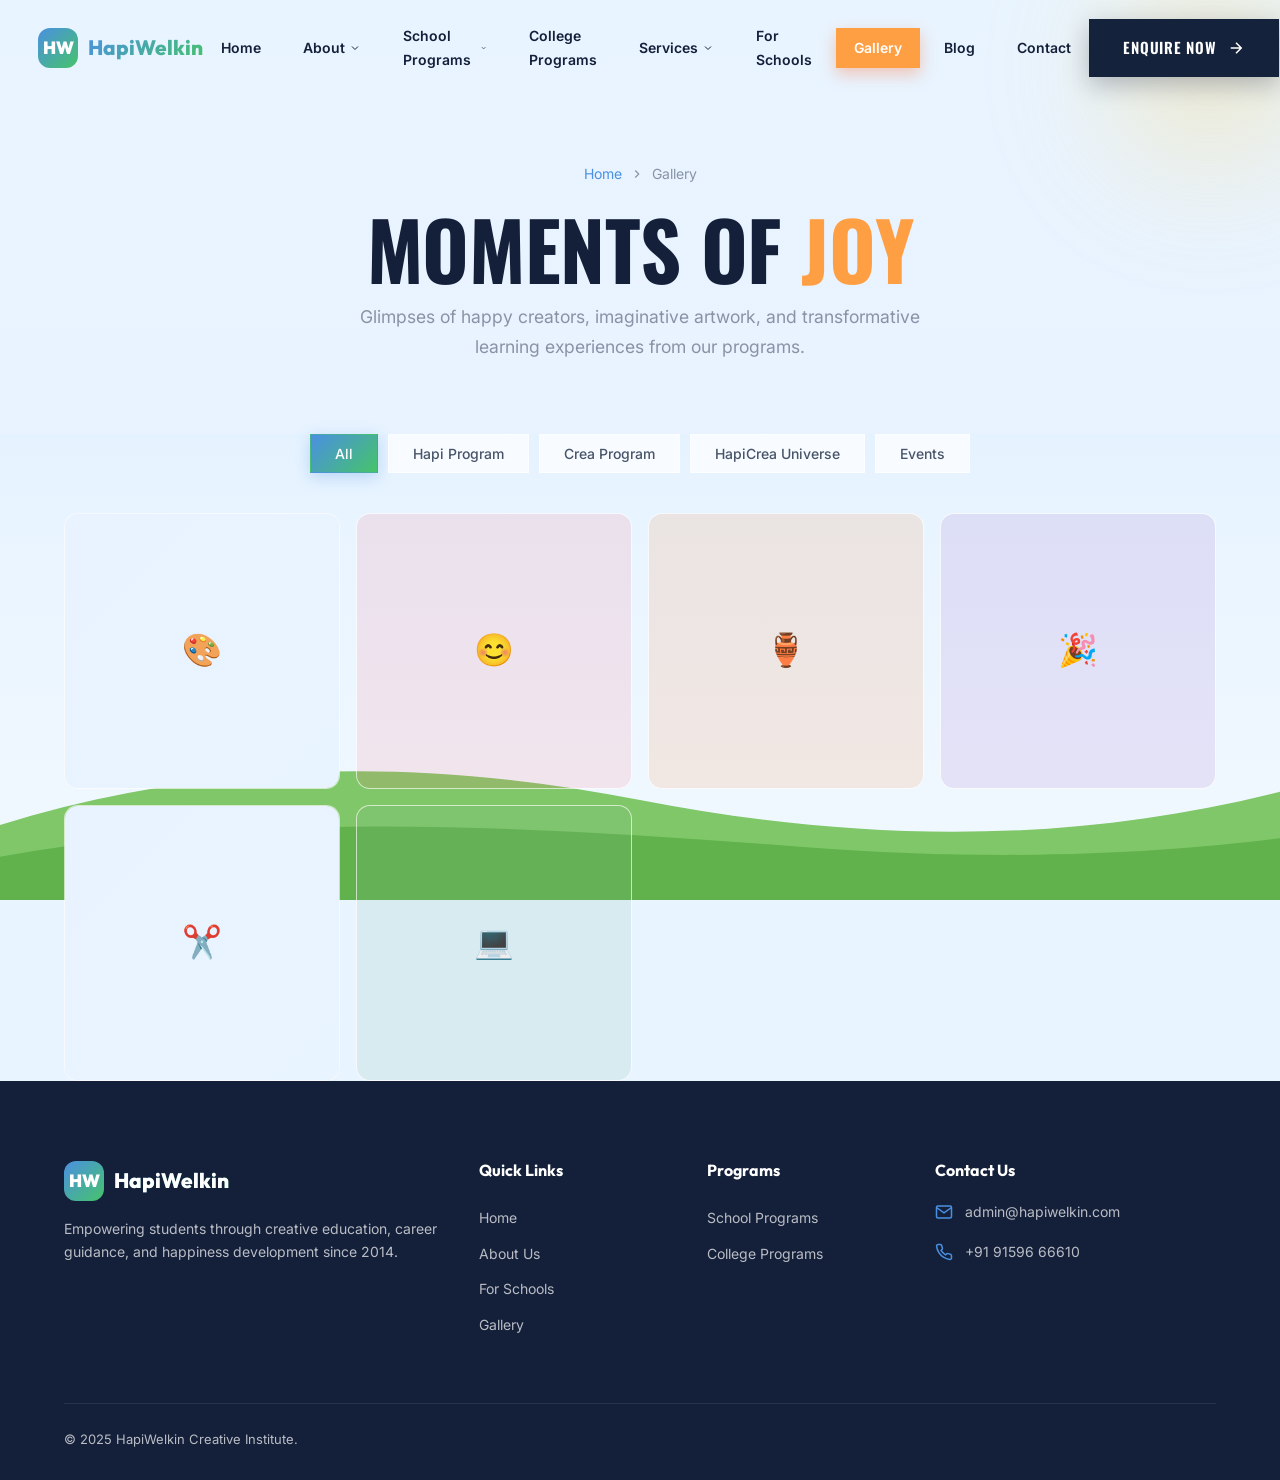
<file: gallery.html>
<!DOCTYPE html>
<html lang="en">
<head>
  <meta charset="UTF-8">
  <meta name="viewport" content="width=device-width, initial-scale=1.0">
  <title>Gallery | HapiWelkin Creative Institute</title>
  <meta name="description" content="View moments of joy, creativity, and learning from HapiWelkin's programs across schools in Tamil Nadu.">
  <link rel="stylesheet" href="styles.css">
  <link rel="icon" type="image/svg+xml" href="data:image/svg+xml,<svg xmlns='http://www.w3.org/2000/svg' viewBox='0 0 100 100'><text y='.9em' font-size='90'>🌟</text></svg>">
</head>
<body>

  <!-- HEADER -->
  <header class="header">
    <div class="container">
      <a href="index.html" class="logo"><div class="logo-icon">HW</div><span>HapiWelkin</span></a>
      <nav class="nav" id="mainNav">
        <a href="index.html">Home</a>
        <div class="nav-dropdown"><a href="about.html">About <svg class="dropdown-arrow" viewBox="0 0 24 24" fill="none" stroke="currentColor" stroke-width="2"><path d="M6 9l6 6 6-6"/></svg></a><div class="dropdown-menu"><a href="about.html">About Institution</a><a href="about.html#management">Management</a></div></div>
        <div class="nav-dropdown"><a href="school-programs.html">School Programs <svg class="dropdown-arrow" viewBox="0 0 24 24" fill="none" stroke="currentColor" stroke-width="2"><path d="M6 9l6 6 6-6"/></svg></a><div class="dropdown-menu"><a href="school-programs.html#hapi">Hapi</a><a href="school-programs.html#crea">Crea</a><a href="school-programs.html#wami">Wami</a><a href="school-programs.html#deep">DEEP</a></div></div>
        <a href="college-programs.html">College Programs</a>
        <div class="nav-dropdown"><a href="services.html">Services <svg class="dropdown-arrow" viewBox="0 0 24 24" fill="none" stroke="currentColor" stroke-width="2"><path d="M6 9l6 6 6-6"/></svg></a><div class="dropdown-menu"><a href="services.html#hapi-club">Hapi Club</a><a href="hapicrea-universe.html">HapiCrea Universe</a><a href="services.html#branding">Branding</a></div></div>
        <a href="for-schools.html">For Schools</a>
        <a href="gallery.html" class="active">Gallery</a>
        <a href="blog.html">Blog</a>
        <a href="contact.html">Contact</a>
      </nav>
      <div class="header-cta">
        <a href="#" class="btn btn-primary" data-modal="enquiry">Enquire Now <svg viewBox="0 0 24 24" fill="none" stroke="currentColor" stroke-width="2"><path d="M5 12h14M12 5l7 7-7 7"/></svg></a>
        <div class="hamburger" id="hamburger"><span></span><span></span><span></span></div>
      </div>
    </div>
  </header>

  <!-- PAGE HERO -->
  <section class="page-hero">
    <div class="blob blob-pink" style="width:300px;height:300px;top:-80px;right:-80px;"></div>
    <div class="container">
      <div class="breadcrumb">
        <a href="index.html">Home</a>
        <svg viewBox="0 0 24 24" fill="none" stroke="currentColor" stroke-width="2"><path d="M9 18l6-6-6-6"/></svg>
        <span>Gallery</span>
      </div>
      <h1>Moments of <span class="highlight">Joy</span></h1>
      <p>Glimpses of happy creators, imaginative artwork, and transformative learning experiences from our programs.</p>
    </div>
  </section>

  <!-- GALLERY -->
  <section class="gallery-page">
    <div class="container">
      
      <!-- Filters -->
      <div class="gallery-filters reveal">
        <button class="filter-btn active" data-filter="all">All</button>
        <button class="filter-btn" data-filter="hapi">Hapi Program</button>
        <button class="filter-btn" data-filter="crea">Crea Program</button>
        <button class="filter-btn" data-filter="hcu">HapiCrea Universe</button>
        <button class="filter-btn" data-filter="events">Events</button>
      </div>

      <!-- Grid -->
      <div class="gallery-grid">
        <!-- Item 1 -->
        <div class="gallery-item reveal" data-category="crea" data-title="Students painting in Crea session">
          <div class="gallery-placeholder"><span>🎨</span></div>
          <div class="gallery-overlay">
            <h4 style="color:white;font-size:1.1rem;">Creative Expression</h4>
            <p style="color:rgba(255,255,255,0.8);font-size:14px;">Crea Program</p>
          </div>
        </div>
        <!-- Item 2 -->
        <div class="gallery-item reveal" data-category="hapi" data-title="Group mindfulness activity">
          <div class="gallery-placeholder" style="background:rgba(255,107,157,0.1);color:var(--hapi-color);"><span>😊</span></div>
          <div class="gallery-overlay">
            <h4 style="color:white;font-size:1.1rem;">Mindfulness Session</h4>
            <p style="color:rgba(255,255,255,0.8);font-size:14px;">Hapi Program</p>
          </div>
        </div>
        <!-- Item 3 -->
        <div class="gallery-item reveal" data-category="hcu" data-title="Working in the Pottery Lab">
          <div class="gallery-placeholder" style="background:rgba(255,140,66,0.1);color:var(--orange);"><span>🏺</span></div>
          <div class="gallery-overlay">
            <h4 style="color:white;font-size:1.1rem;">Pottery Lab</h4>
            <p style="color:rgba(255,255,255,0.8);font-size:14px;">HapiCrea Universe</p>
          </div>
        </div>
        <!-- Item 4 -->
        <div class="gallery-item reveal" data-category="events" data-title="School Annual Day Celebration">
          <div class="gallery-placeholder" style="background:rgba(124,92,252,0.1);color:var(--wami-color);"><span>🎉</span></div>
          <div class="gallery-overlay">
            <h4 style="color:white;font-size:1.1rem;">Annual Celebration</h4>
            <p style="color:rgba(255,255,255,0.8);font-size:14px;">Events</p>
          </div>
        </div>
        <!-- Item 5 -->
        <div class="gallery-item reveal" data-category="crea" data-title="Miniature making">
          <div class="gallery-placeholder"><span>✂️</span></div>
          <div class="gallery-overlay">
            <h4 style="color:white;font-size:1.1rem;">Craft Workshop</h4>
            <p style="color:rgba(255,255,255,0.8);font-size:14px;">Crea Program</p>
          </div>
        </div>
        <!-- Item 6 -->
        <div class="gallery-item reveal" data-category="hcu" data-title="Animation studio setup">
          <div class="gallery-placeholder" style="background:rgba(78,205,196,0.1);color:var(--crea-color);"><span>💻</span></div>
          <div class="gallery-overlay">
            <h4 style="color:white;font-size:1.1rem;">Animation Zone</h4>
            <p style="color:rgba(255,255,255,0.8);font-size:14px;">HapiCrea Universe</p>
          </div>
        </div>
      </div>
      
    </div>
  </section>

  <!-- LIGHTBOX -->
  <div class="lightbox">
    <button class="lightbox-close">✕</button>
    <div class="lightbox-content"></div>
  </div>

  <!-- FOOTER -->
  <footer class="footer">
    <div class="container">
      <div class="footer-grid">
        <div class="footer-brand">
          <a href="index.html" class="logo"><div class="logo-icon">HW</div><span>HapiWelkin</span></a>
          <p>Empowering students through creative education, career guidance, and happiness development since 2014.</p>
        </div>
        <div><h4>Quick Links</h4><div class="footer-links"><a href="index.html">Home</a><a href="about.html">About Us</a><a href="for-schools.html">For Schools</a><a href="gallery.html">Gallery</a></div></div>
        <div><h4>Programs</h4><div class="footer-links"><a href="school-programs.html#hapi">School Programs</a><a href="college-programs.html">College Programs</a></div></div>
        <div><h4>Contact Us</h4>
          <div class="footer-contact-item"><svg viewBox="0 0 24 24" fill="none" stroke="currentColor" stroke-width="2"><path d="M4 4h16c1.1 0 2 .9 2 2v12c0 1.1-.9 2-2 2H4c-1.1 0-2-.9-2-2V6c0-1.1.9-2 2-2z"/><polyline points="22,6 12,13 2,6"/></svg><a href="mailto:admin@hapiwelkin.com">admin@hapiwelkin.com</a></div>
          <div class="footer-contact-item"><svg viewBox="0 0 24 24" fill="none" stroke="currentColor" stroke-width="2"><path d="M22 16.92v3a2 2 0 01-2.18 2 19.79 19.79 0 01-8.63-3.07 19.5 19.5 0 01-6-6 19.79 19.79 0 01-3.07-8.67A2 2 0 014.11 2h3a2 2 0 012 1.72c.127.96.361 1.903.7 2.81a2 2 0 01-.45 2.11L8.09 9.91a16 16 0 006 6l1.27-1.27a2 2 0 012.11-.45c.907.339 1.85.573 2.81.7A2 2 0 0122 16.92z"/></svg><div><a href="tel:+919159666610">+91 91596 66610</a></div></div>
        </div>
      </div>
      <div class="footer-bottom"><span>© 2025 HapiWelkin Creative Institute.</span></div>
    </div>
  </footer>

  <div class="modal-overlay" id="enquiryModal">
    <div class="modal">
      <button class="modal-close">✕</button>
      <form data-form="enquiry-modal">
        <div class="form-content">
          <h2>Enquire Now</h2>
          <div class="form-group"><input type="text" name="name" required placeholder="Full Name"></div>
          <div class="form-group"><input type="email" name="email" required placeholder="Email Address"></div>
          <div class="form-group"><input type="tel" name="phone" required placeholder="Phone Number"></div>
          <button type="submit" class="btn btn-primary" style="width:100%;">Submit Enquiry</button>
        </div>
        <div class="form-success"><div class="success-icon">✓</div><h3>Thank You!</h3></div>
      </form>
    </div>
  </div>

  <script src="script.js"></script>
</body>
</html>
</file>
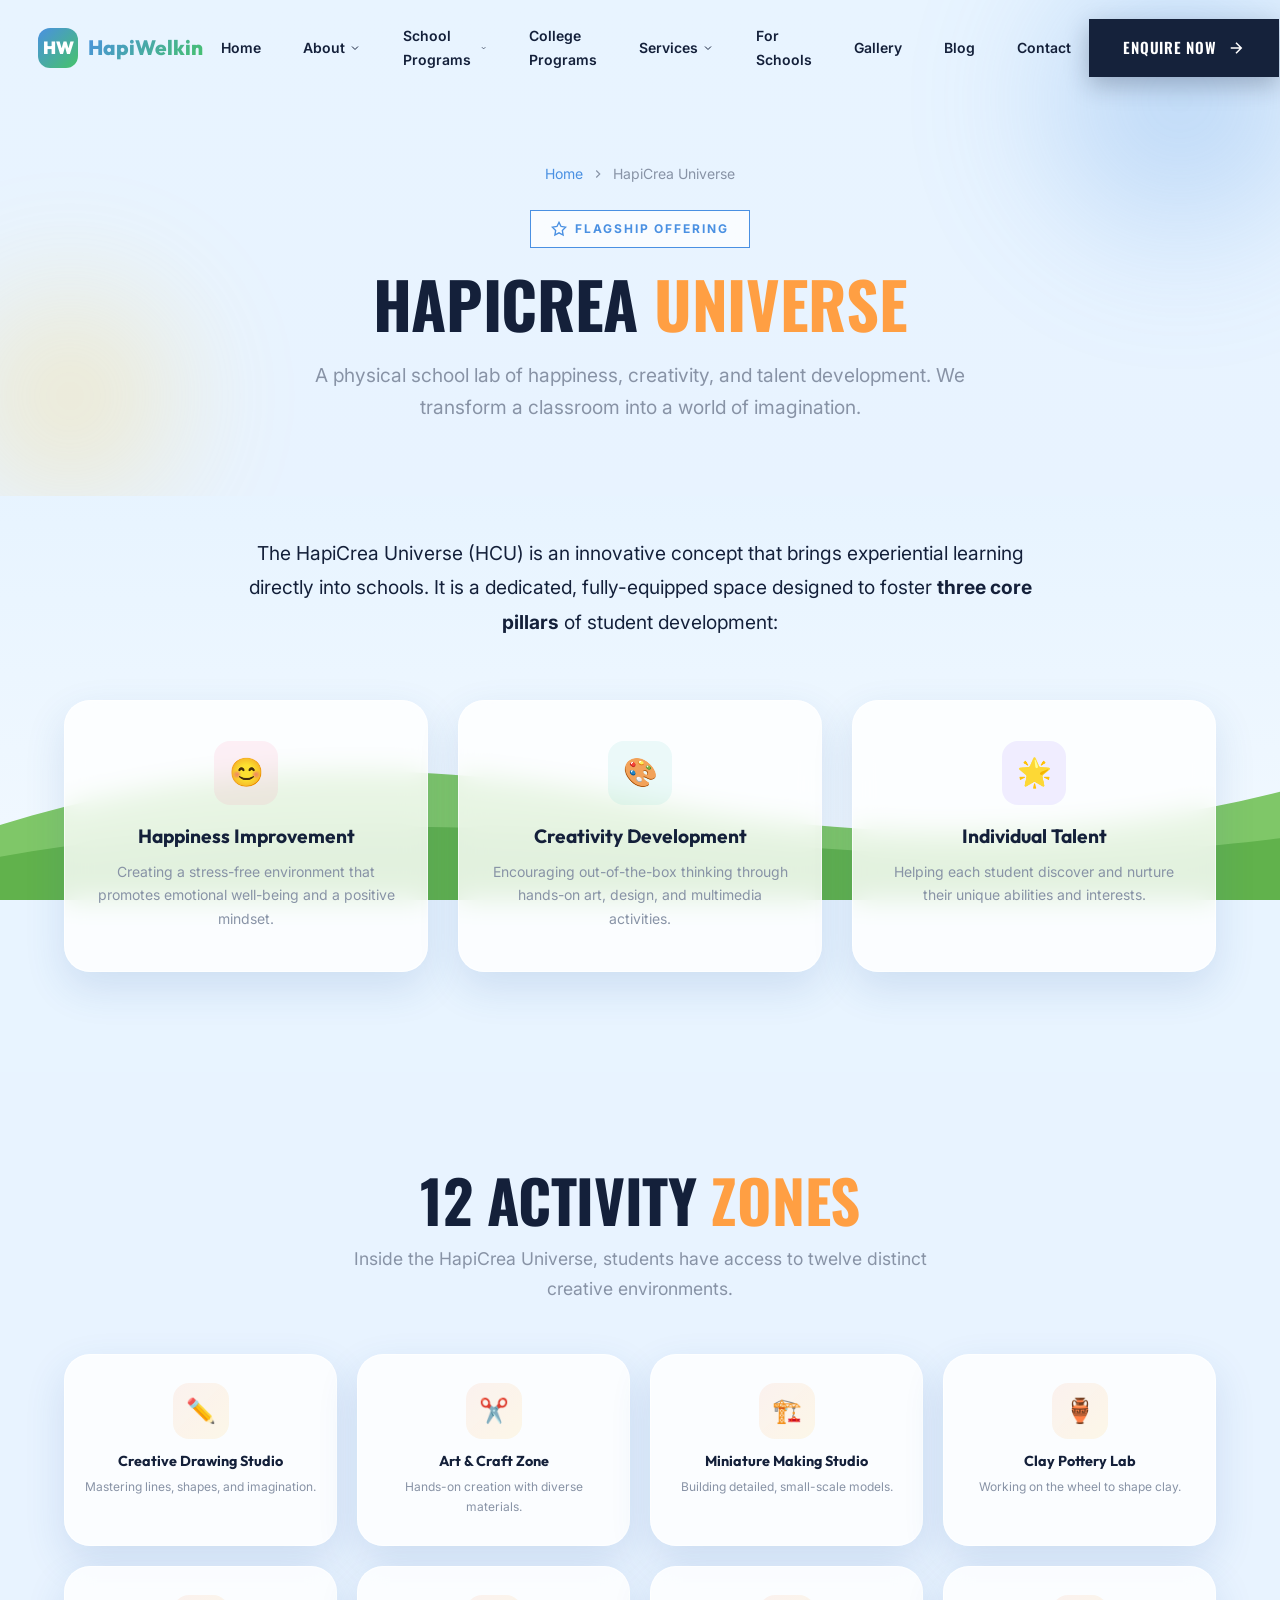
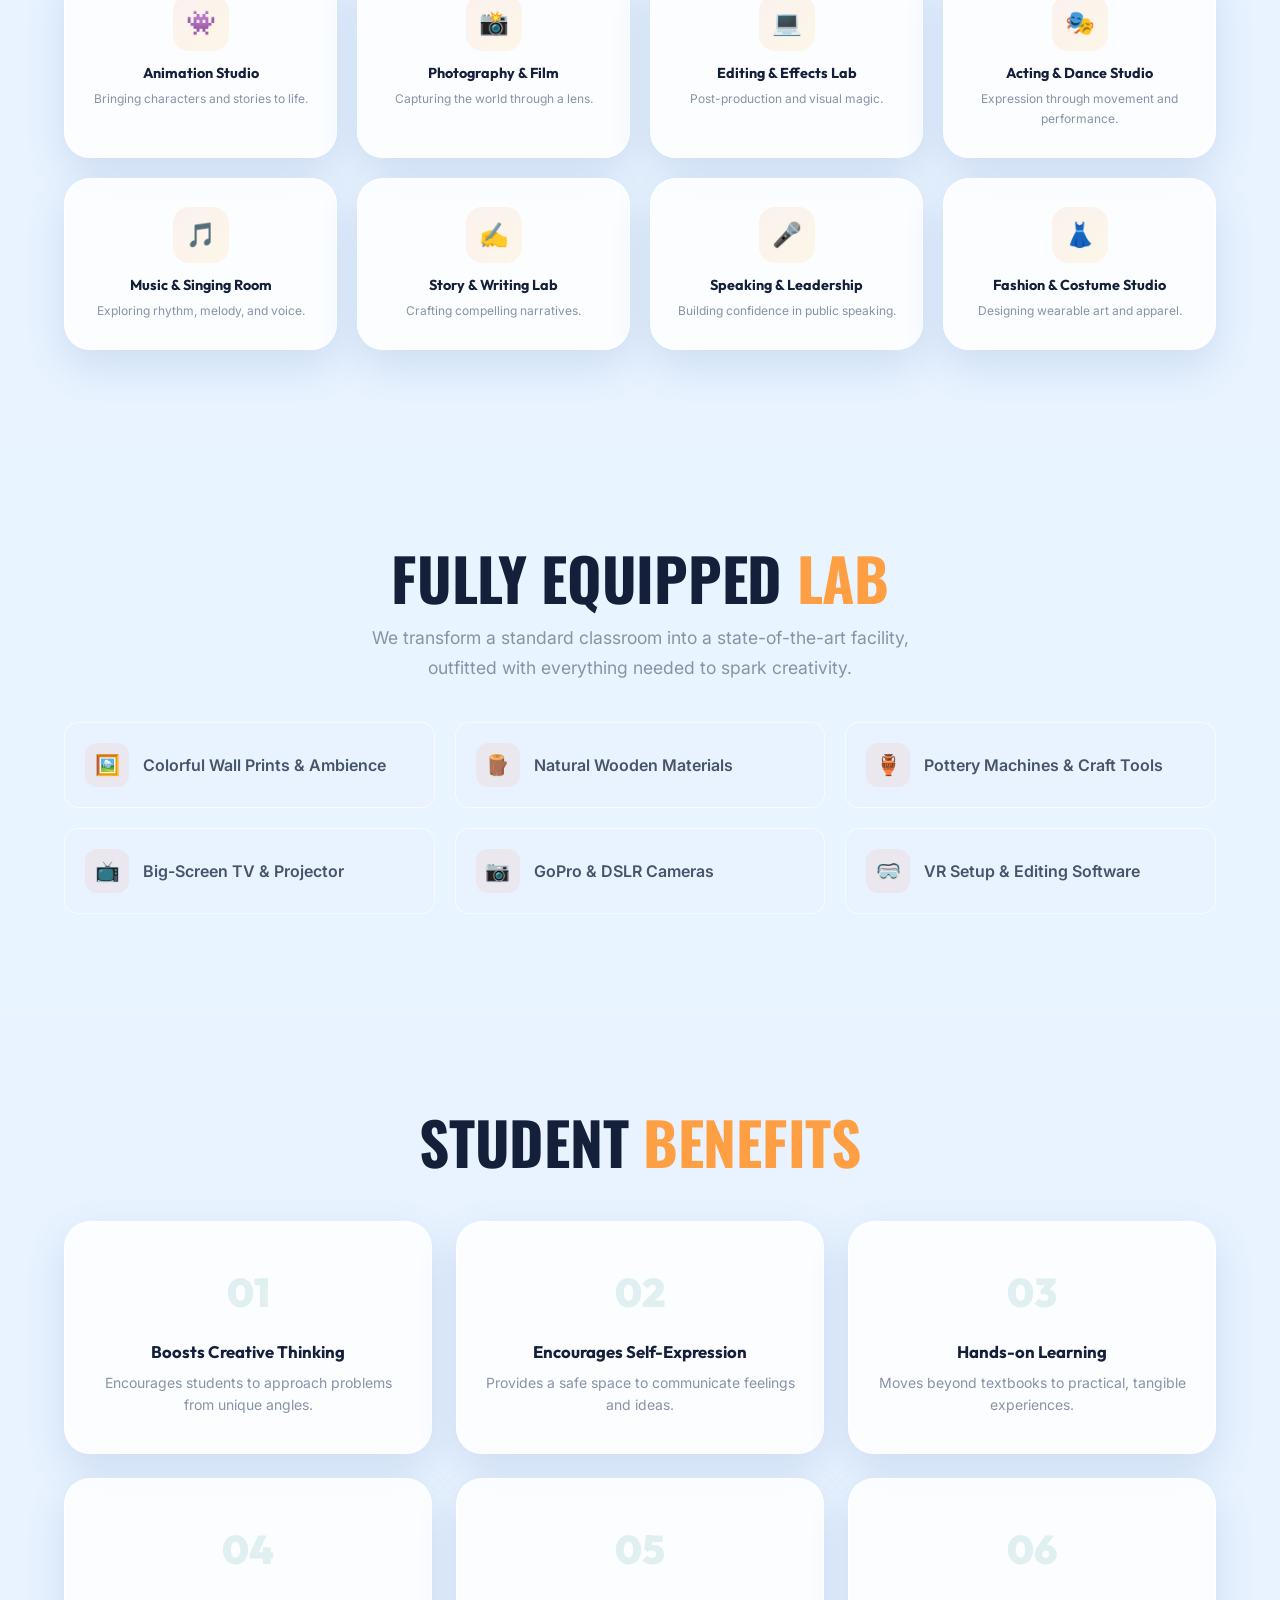
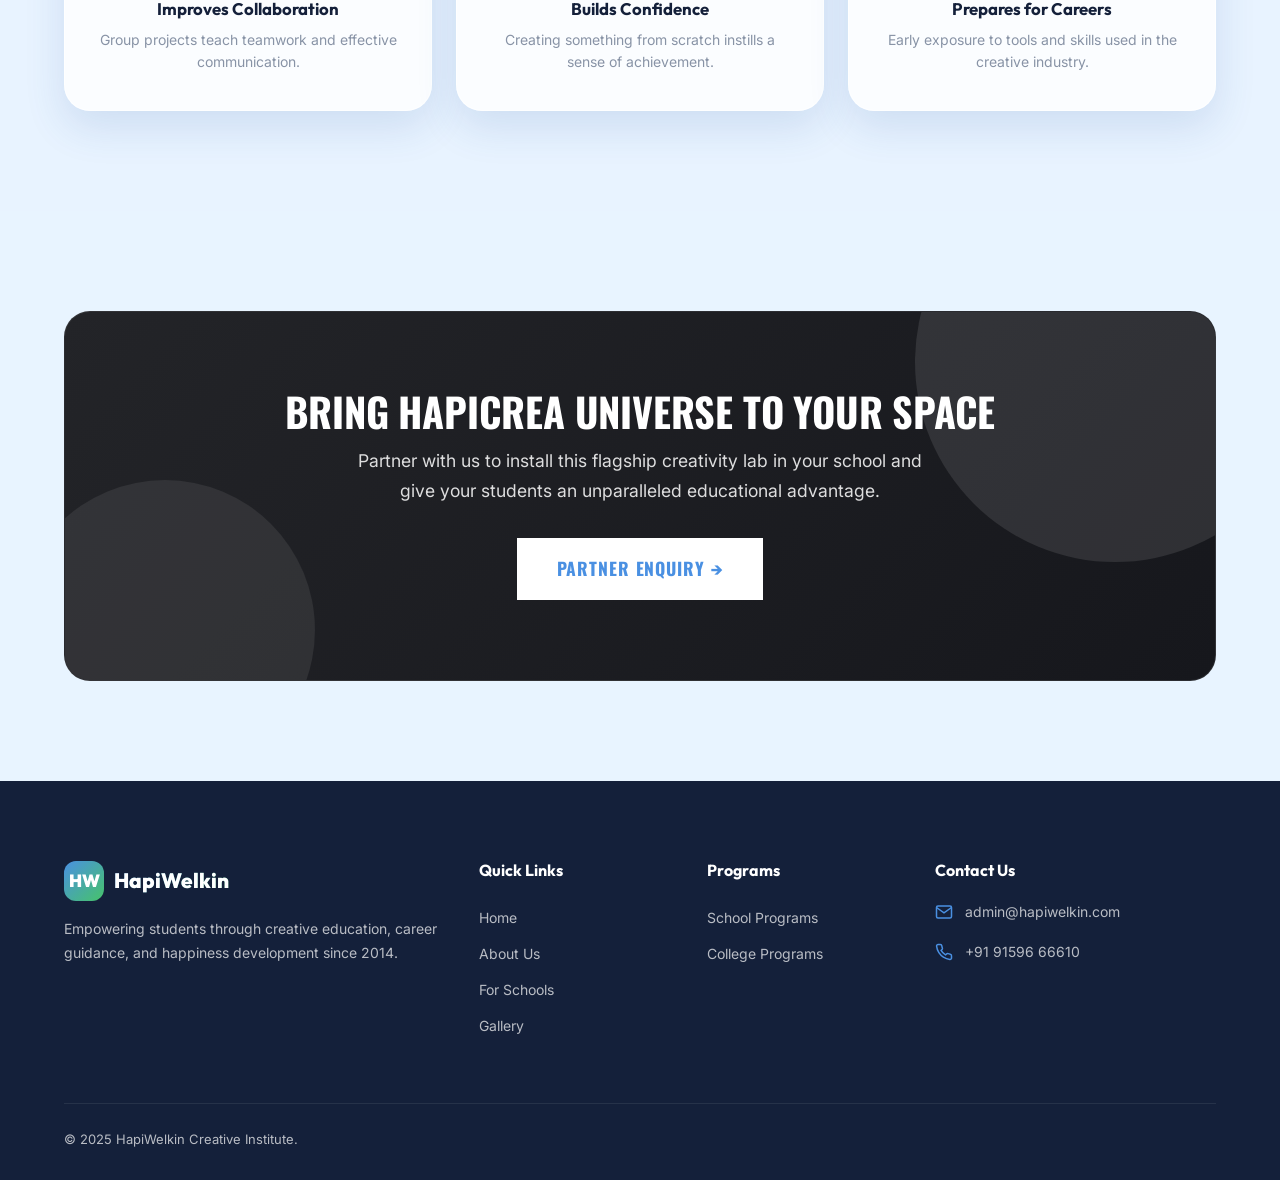
<file: hapicrea-universe.html>
<!DOCTYPE html>
<html lang="en">
<head>
  <meta charset="UTF-8">
  <meta name="viewport" content="width=device-width, initial-scale=1.0">
  <title>HapiCrea Universe | HapiWelkin Creative Institute</title>
  <meta name="description" content="HapiCrea Universe is a physical in-school creativity lab with 12 activity zones, transforming classrooms into worlds of imagination.">
  <link rel="stylesheet" href="styles.css">
  <link rel="icon" type="image/svg+xml" href="data:image/svg+xml,<svg xmlns='http://www.w3.org/2000/svg' viewBox='0 0 100 100'><text y='.9em' font-size='90'>🌟</text></svg>">
</head>
<body>

  <!-- HEADER -->
  <header class="header">
    <div class="container">
      <a href="index.html" class="logo"><div class="logo-icon">HW</div><span>HapiWelkin</span></a>
      <nav class="nav" id="mainNav">
        <a href="index.html">Home</a>
        <div class="nav-dropdown"><a href="about.html">About <svg class="dropdown-arrow" viewBox="0 0 24 24" fill="none" stroke="currentColor" stroke-width="2"><path d="M6 9l6 6 6-6"/></svg></a><div class="dropdown-menu"><a href="about.html">About Institution</a><a href="about.html#management">Management</a></div></div>
        <div class="nav-dropdown"><a href="school-programs.html">School Programs <svg class="dropdown-arrow" viewBox="0 0 24 24" fill="none" stroke="currentColor" stroke-width="2"><path d="M6 9l6 6 6-6"/></svg></a><div class="dropdown-menu"><a href="school-programs.html#hapi">Hapi</a><a href="school-programs.html#crea">Crea</a><a href="school-programs.html#wami">Wami</a><a href="school-programs.html#deep">DEEP</a></div></div>
        <a href="college-programs.html">College Programs</a>
        <div class="nav-dropdown"><a href="services.html">Services <svg class="dropdown-arrow" viewBox="0 0 24 24" fill="none" stroke="currentColor" stroke-width="2"><path d="M6 9l6 6 6-6"/></svg></a><div class="dropdown-menu"><a href="services.html#hapi-club">Hapi Club</a><a href="hapicrea-universe.html" class="active">HapiCrea Universe</a><a href="services.html#branding">Branding</a></div></div>
        <a href="for-schools.html">For Schools</a>
        <a href="gallery.html">Gallery</a>
        <a href="blog.html">Blog</a>
        <a href="contact.html">Contact</a>
      </nav>
      <div class="header-cta">
        <a href="#" class="btn btn-primary" data-modal="enquiry">Enquire Now <svg viewBox="0 0 24 24" fill="none" stroke="currentColor" stroke-width="2"><path d="M5 12h14M12 5l7 7-7 7"/></svg></a>
        <div class="hamburger" id="hamburger"><span></span><span></span><span></span></div>
      </div>
    </div>
  </header>

  <!-- PAGE HERO -->
  <section class="page-hero">
    <div class="blob blob-coral" style="width:400px;height:400px;top:-100px;right:-100px;"></div>
    <div class="blob blob-pink" style="width:300px;height:300px;bottom:-50px;left:-80px;"></div>
    <div class="container">
      <div class="breadcrumb">
        <a href="index.html">Home</a>
        <svg viewBox="0 0 24 24" fill="none" stroke="currentColor" stroke-width="2"><path d="M9 18l6-6-6-6"/></svg>
        <span>HapiCrea Universe</span>
      </div>
      <div class="section-label" style="margin-bottom:20px;border-color:var(--coral);">
        <svg viewBox="0 0 24 24" fill="none" stroke="currentColor" stroke-width="2"><polygon points="12 2 15.09 8.26 22 9.27 17 14.14 18.18 21.02 12 17.77 5.82 21.02 7 14.14 2 9.27 8.91 8.26 12 2"/></svg>
        Flagship Offering
      </div>
      <h1 style="font-size:clamp(2.5rem,5vw,4rem);line-height:1.1;margin-bottom:20px;">HapiCrea <span class="highlight">Universe</span></h1>
      <p style="font-size:1.2rem;max-width:700px;">A physical school lab of happiness, creativity, and talent development. We transform a classroom into a world of imagination.</p>
    </div>
  </section>

  <!-- INTRO & PILLARS -->
  <section class="program-detail" style="padding-top:40px;">
    <div class="container text-center reveal">
      <p style="font-size:1.2rem;color:var(--text-heading);max-width:800px;margin:0 auto 60px;line-height:1.8;">The HapiCrea Universe (HCU) is an innovative concept that brings experiential learning directly into schools. It is a dedicated, fully-equipped space designed to foster <strong>three core pillars</strong> of student development:</p>
      
      <div style="display:grid;grid-template-columns:repeat(3,1fr);gap:30px;">
        <div class="glass-card" style="padding:40px 30px;">
          <div style="width:64px;height:64px;border-radius:16px;background:rgba(255,107,157,0.1);color:var(--hapi-color);display:flex;align-items:center;justify-content:center;font-size:28px;margin:0 auto 20px;">😊</div>
          <h3 style="font-size:1.2rem;margin-bottom:12px;">Happiness Improvement</h3>
          <p style="font-size:14px;color:var(--text-muted);">Creating a stress-free environment that promotes emotional well-being and a positive mindset.</p>
        </div>
        <div class="glass-card" style="padding:40px 30px;">
          <div style="width:64px;height:64px;border-radius:16px;background:rgba(78,205,196,0.1);color:var(--crea-color);display:flex;align-items:center;justify-content:center;font-size:28px;margin:0 auto 20px;">🎨</div>
          <h3 style="font-size:1.2rem;margin-bottom:12px;">Creativity Development</h3>
          <p style="font-size:14px;color:var(--text-muted);">Encouraging out-of-the-box thinking through hands-on art, design, and multimedia activities.</p>
        </div>
        <div class="glass-card" style="padding:40px 30px;">
          <div style="width:64px;height:64px;border-radius:16px;background:rgba(124,92,252,0.1);color:var(--wami-color);display:flex;align-items:center;justify-content:center;font-size:28px;margin:0 auto 20px;">🌟</div>
          <h3 style="font-size:1.2rem;margin-bottom:12px;">Individual Talent</h3>
          <p style="font-size:14px;color:var(--text-muted);">Helping each student discover and nurture their unique abilities and interests.</p>
        </div>
      </div>
    </div>
  </section>

  <!-- 12 ACTIVITY ZONES -->
  <section class="hcu-zones">
    <div class="container">
      <div class="text-center reveal">
        <h2 class="section-title">12 Activity <span class="highlight">Zones</span></h2>
        <p class="section-subtitle mx-auto">Inside the HapiCrea Universe, students have access to twelve distinct creative environments.</p>
      </div>

      <div class="zones-grid">
        <div class="glass-card zone-card reveal">
          <div class="zone-card-icon">✏️</div>
          <h4>Creative Drawing Studio</h4>
          <p>Mastering lines, shapes, and imagination.</p>
        </div>
        <div class="glass-card zone-card reveal">
          <div class="zone-card-icon">✂️</div>
          <h4>Art & Craft Zone</h4>
          <p>Hands-on creation with diverse materials.</p>
        </div>
        <div class="glass-card zone-card reveal">
          <div class="zone-card-icon">🏗️</div>
          <h4>Miniature Making Studio</h4>
          <p>Building detailed, small-scale models.</p>
        </div>
        <div class="glass-card zone-card reveal">
          <div class="zone-card-icon">🏺</div>
          <h4>Clay Pottery Lab</h4>
          <p>Working on the wheel to shape clay.</p>
        </div>
        <div class="glass-card zone-card reveal">
          <div class="zone-card-icon">👾</div>
          <h4>Animation Studio</h4>
          <p>Bringing characters and stories to life.</p>
        </div>
        <div class="glass-card zone-card reveal">
          <div class="zone-card-icon">📸</div>
          <h4>Photography & Film</h4>
          <p>Capturing the world through a lens.</p>
        </div>
        <div class="glass-card zone-card reveal">
          <div class="zone-card-icon">💻</div>
          <h4>Editing & Effects Lab</h4>
          <p>Post-production and visual magic.</p>
        </div>
        <div class="glass-card zone-card reveal">
          <div class="zone-card-icon">🎭</div>
          <h4>Acting & Dance Studio</h4>
          <p>Expression through movement and performance.</p>
        </div>
        <div class="glass-card zone-card reveal">
          <div class="zone-card-icon">🎵</div>
          <h4>Music & Singing Room</h4>
          <p>Exploring rhythm, melody, and voice.</p>
        </div>
        <div class="glass-card zone-card reveal">
          <div class="zone-card-icon">✍️</div>
          <h4>Story & Writing Lab</h4>
          <p>Crafting compelling narratives.</p>
        </div>
        <div class="glass-card zone-card reveal">
          <div class="zone-card-icon">🎤</div>
          <h4>Speaking & Leadership</h4>
          <p>Building confidence in public speaking.</p>
        </div>
        <div class="glass-card zone-card reveal">
          <div class="zone-card-icon">👗</div>
          <h4>Fashion & Costume Studio</h4>
          <p>Designing wearable art and apparel.</p>
        </div>
      </div>
    </div>
  </section>

  <!-- LAB EQUIPMENT -->
  <section class="hcu-equipment">
    <div class="container">
      <div class="text-center reveal">
        <h2 class="section-title">Fully Equipped <span class="highlight">Lab</span></h2>
        <p class="section-subtitle mx-auto">We transform a standard classroom into a state-of-the-art facility, outfitted with everything needed to spark creativity.</p>
      </div>

      <div class="equipment-grid">
        <div class="equipment-item reveal-left">
          <div class="equipment-icon">🖼️</div>
          <span style="font-weight:600;">Colorful Wall Prints & Ambience</span>
        </div>
        <div class="equipment-item reveal-left">
          <div class="equipment-icon">🪵</div>
          <span style="font-weight:600;">Natural Wooden Materials</span>
        </div>
        <div class="equipment-item reveal-left">
          <div class="equipment-icon">🏺</div>
          <span style="font-weight:600;">Pottery Machines & Craft Tools</span>
        </div>
        <div class="equipment-item reveal-right">
          <div class="equipment-icon">📺</div>
          <span style="font-weight:600;">Big-Screen TV & Projector</span>
        </div>
        <div class="equipment-item reveal-right">
          <div class="equipment-icon">📷</div>
          <span style="font-weight:600;">GoPro & DSLR Cameras</span>
        </div>
        <div class="equipment-item reveal-right">
          <div class="equipment-icon">🥽</div>
          <span style="font-weight:600;">VR Setup & Editing Software</span>
        </div>
      </div>
    </div>
  </section>

  <!-- BENEFITS -->
  <section class="hcu-benefits">
    <div class="container">
      <div class="text-center reveal">
        <h2 class="section-title">Student <span class="highlight">Benefits</span></h2>
      </div>

      <div class="benefits-grid">
        <div class="glass-card benefit-card reveal">
          <div class="benefit-card-number">01</div>
          <h4>Boosts Creative Thinking</h4>
          <p>Encourages students to approach problems from unique angles.</p>
        </div>
        <div class="glass-card benefit-card reveal">
          <div class="benefit-card-number">02</div>
          <h4>Encourages Self-Expression</h4>
          <p>Provides a safe space to communicate feelings and ideas.</p>
        </div>
        <div class="glass-card benefit-card reveal">
          <div class="benefit-card-number">03</div>
          <h4>Hands-on Learning</h4>
          <p>Moves beyond textbooks to practical, tangible experiences.</p>
        </div>
        <div class="glass-card benefit-card reveal">
          <div class="benefit-card-number">04</div>
          <h4>Improves Collaboration</h4>
          <p>Group projects teach teamwork and effective communication.</p>
        </div>
        <div class="glass-card benefit-card reveal">
          <div class="benefit-card-number">05</div>
          <h4>Builds Confidence</h4>
          <p>Creating something from scratch instills a sense of achievement.</p>
        </div>
        <div class="glass-card benefit-card reveal">
          <div class="benefit-card-number">06</div>
          <h4>Prepares for Careers</h4>
          <p>Early exposure to tools and skills used in the creative industry.</p>
        </div>
      </div>
    </div>
  </section>

  <!-- CTA -->
  <section class="cta-section">
    <div class="container">
      <div class="cta-inner text-center reveal-scale" style="padding:80px 40px;">
        <h2 style="color:white;font-size:clamp(1.8rem,4vw,2.5rem);margin-bottom:16px;">Bring HapiCrea Universe to Your Space</h2>
        <p style="color:rgba(255,255,255,0.85);font-size:1.1rem;margin-bottom:32px;max-width:600px;margin-left:auto;margin-right:auto;">Partner with us to install this flagship creativity lab in your school and give your students an unparalleled educational advantage.</p>
        <a href="for-schools.html" class="btn" style="background:white;color:var(--coral);font-weight:700;padding:16px 40px;font-size:1.1rem;">Partner Enquiry →</a>
      </div>
    </div>
  </section>

  <!-- FOOTER -->
  <footer class="footer">
    <!-- ... same footer content ... -->
    <div class="container">
      <div class="footer-grid">
        <div class="footer-brand">
          <a href="index.html" class="logo"><div class="logo-icon">HW</div><span>HapiWelkin</span></a>
          <p>Empowering students through creative education, career guidance, and happiness development since 2014.</p>
        </div>
        <div><h4>Quick Links</h4><div class="footer-links"><a href="index.html">Home</a><a href="about.html">About Us</a><a href="for-schools.html">For Schools</a><a href="gallery.html">Gallery</a></div></div>
        <div><h4>Programs</h4><div class="footer-links"><a href="school-programs.html#hapi">School Programs</a><a href="college-programs.html">College Programs</a></div></div>
        <div><h4>Contact Us</h4>
          <div class="footer-contact-item"><svg viewBox="0 0 24 24" fill="none" stroke="currentColor" stroke-width="2"><path d="M4 4h16c1.1 0 2 .9 2 2v12c0 1.1-.9 2-2 2H4c-1.1 0-2-.9-2-2V6c0-1.1.9-2 2-2z"/><polyline points="22,6 12,13 2,6"/></svg><a href="mailto:admin@hapiwelkin.com">admin@hapiwelkin.com</a></div>
          <div class="footer-contact-item"><svg viewBox="0 0 24 24" fill="none" stroke="currentColor" stroke-width="2"><path d="M22 16.92v3a2 2 0 01-2.18 2 19.79 19.79 0 01-8.63-3.07 19.5 19.5 0 01-6-6 19.79 19.79 0 01-3.07-8.67A2 2 0 014.11 2h3a2 2 0 012 1.72c.127.96.361 1.903.7 2.81a2 2 0 01-.45 2.11L8.09 9.91a16 16 0 006 6l1.27-1.27a2 2 0 012.11-.45c.907.339 1.85.573 2.81.7A2 2 0 0122 16.92z"/></svg><div><a href="tel:+919159666610">+91 91596 66610</a></div></div>
        </div>
      </div>
      <div class="footer-bottom"><span>© 2025 HapiWelkin Creative Institute.</span></div>
    </div>
  </footer>

  <script src="script.js"></script>
</body>
</html>
</file>
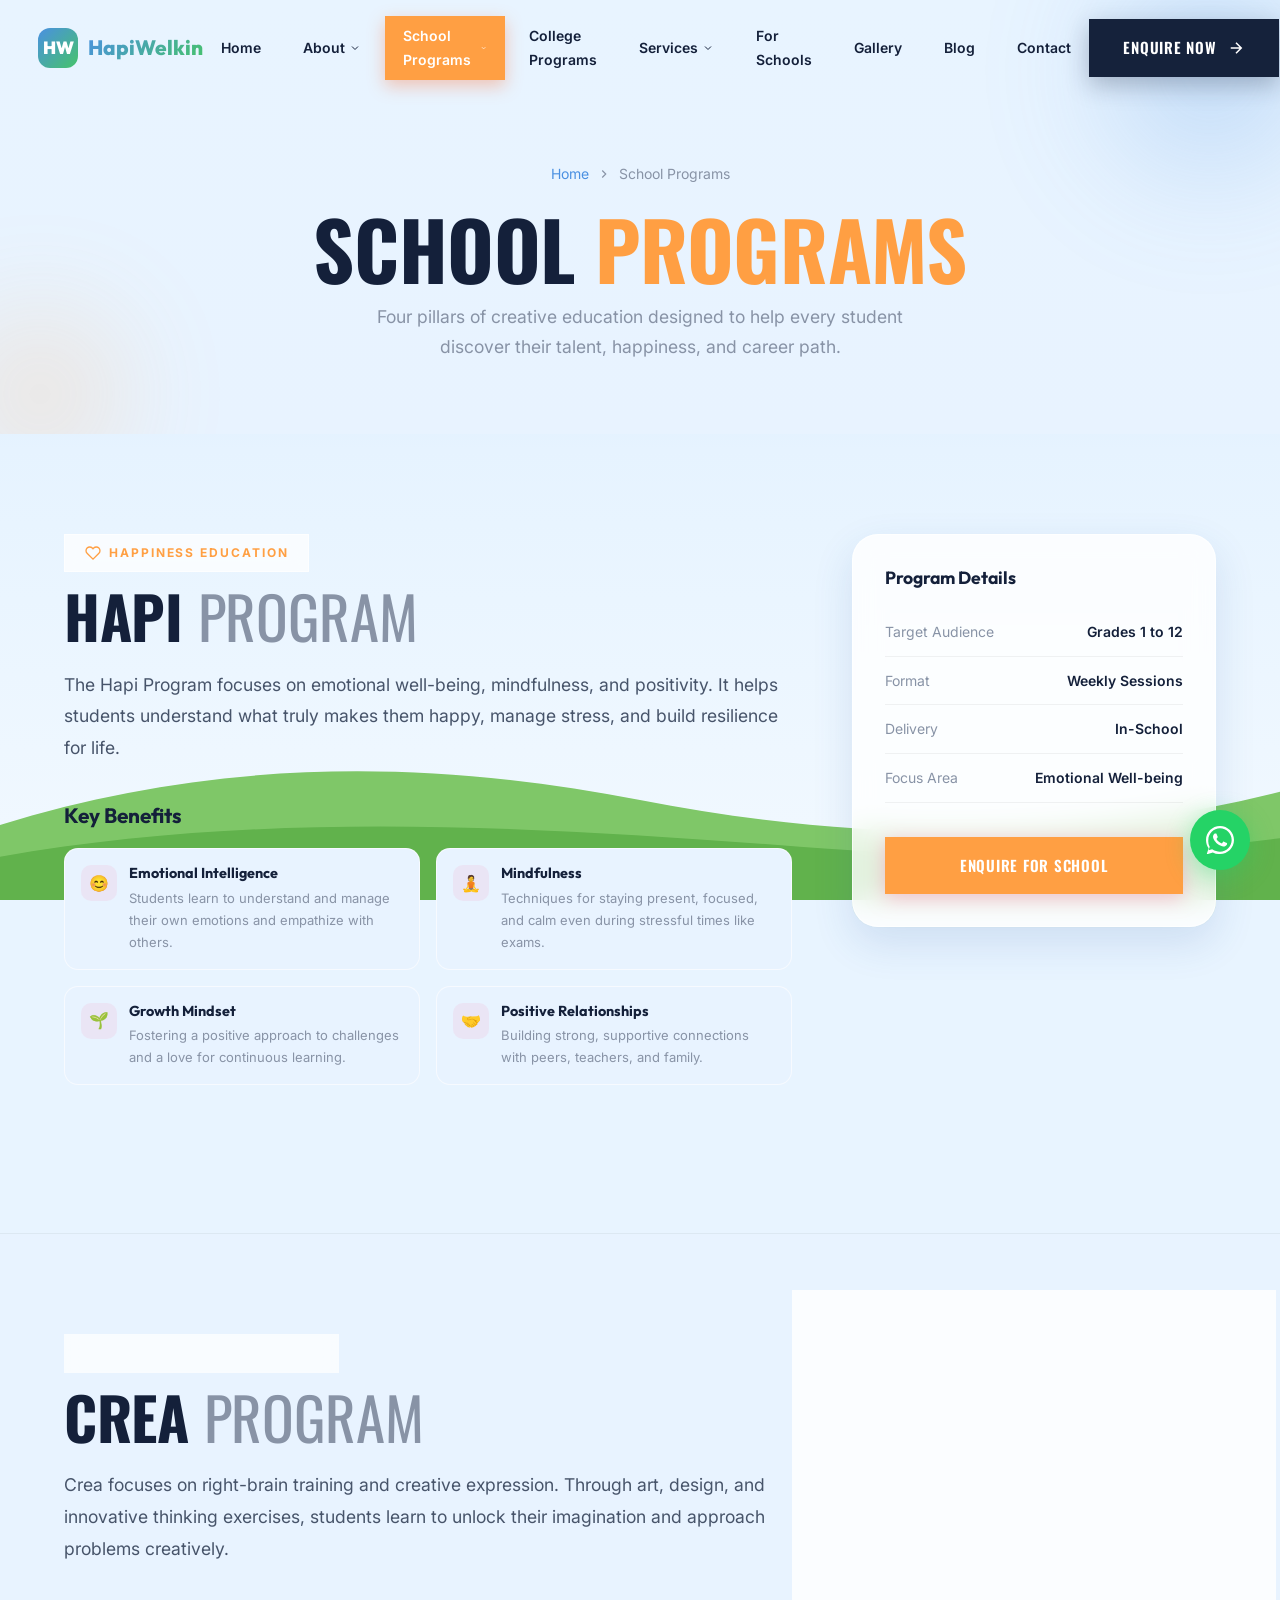
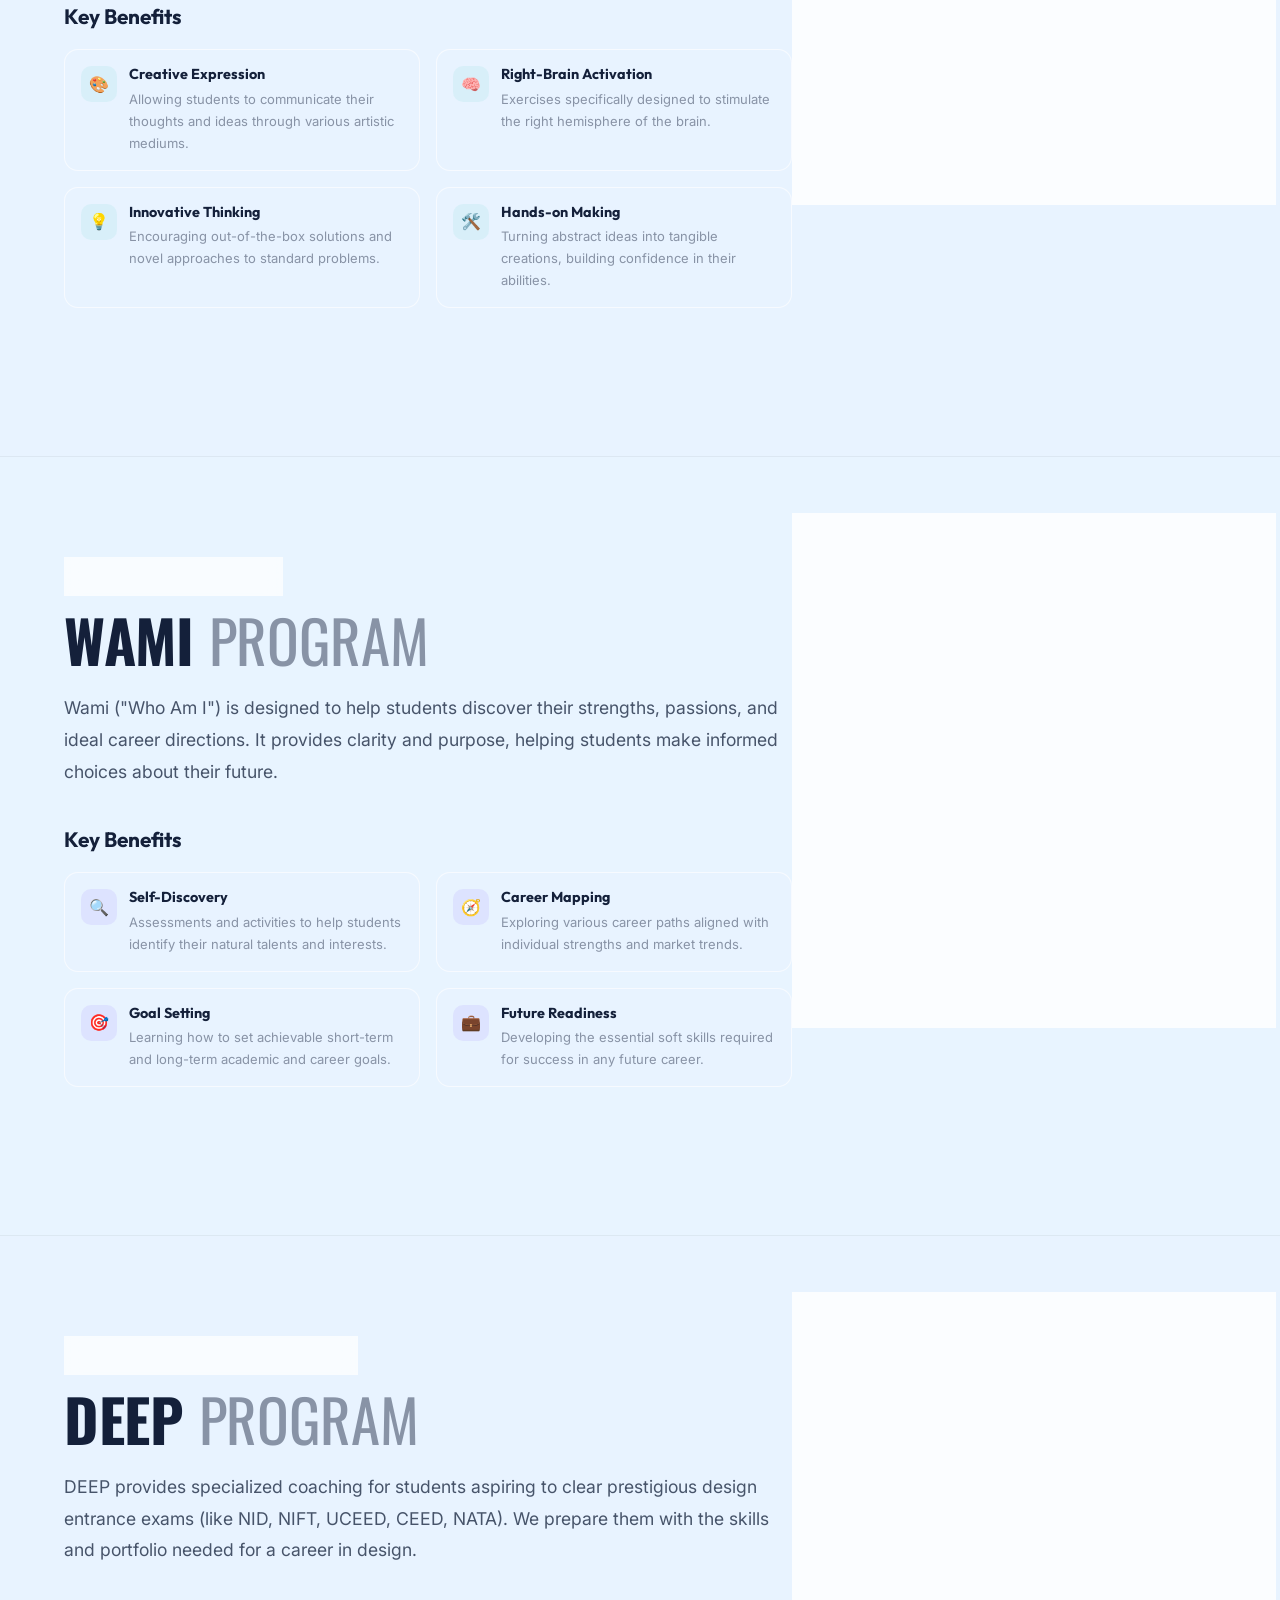
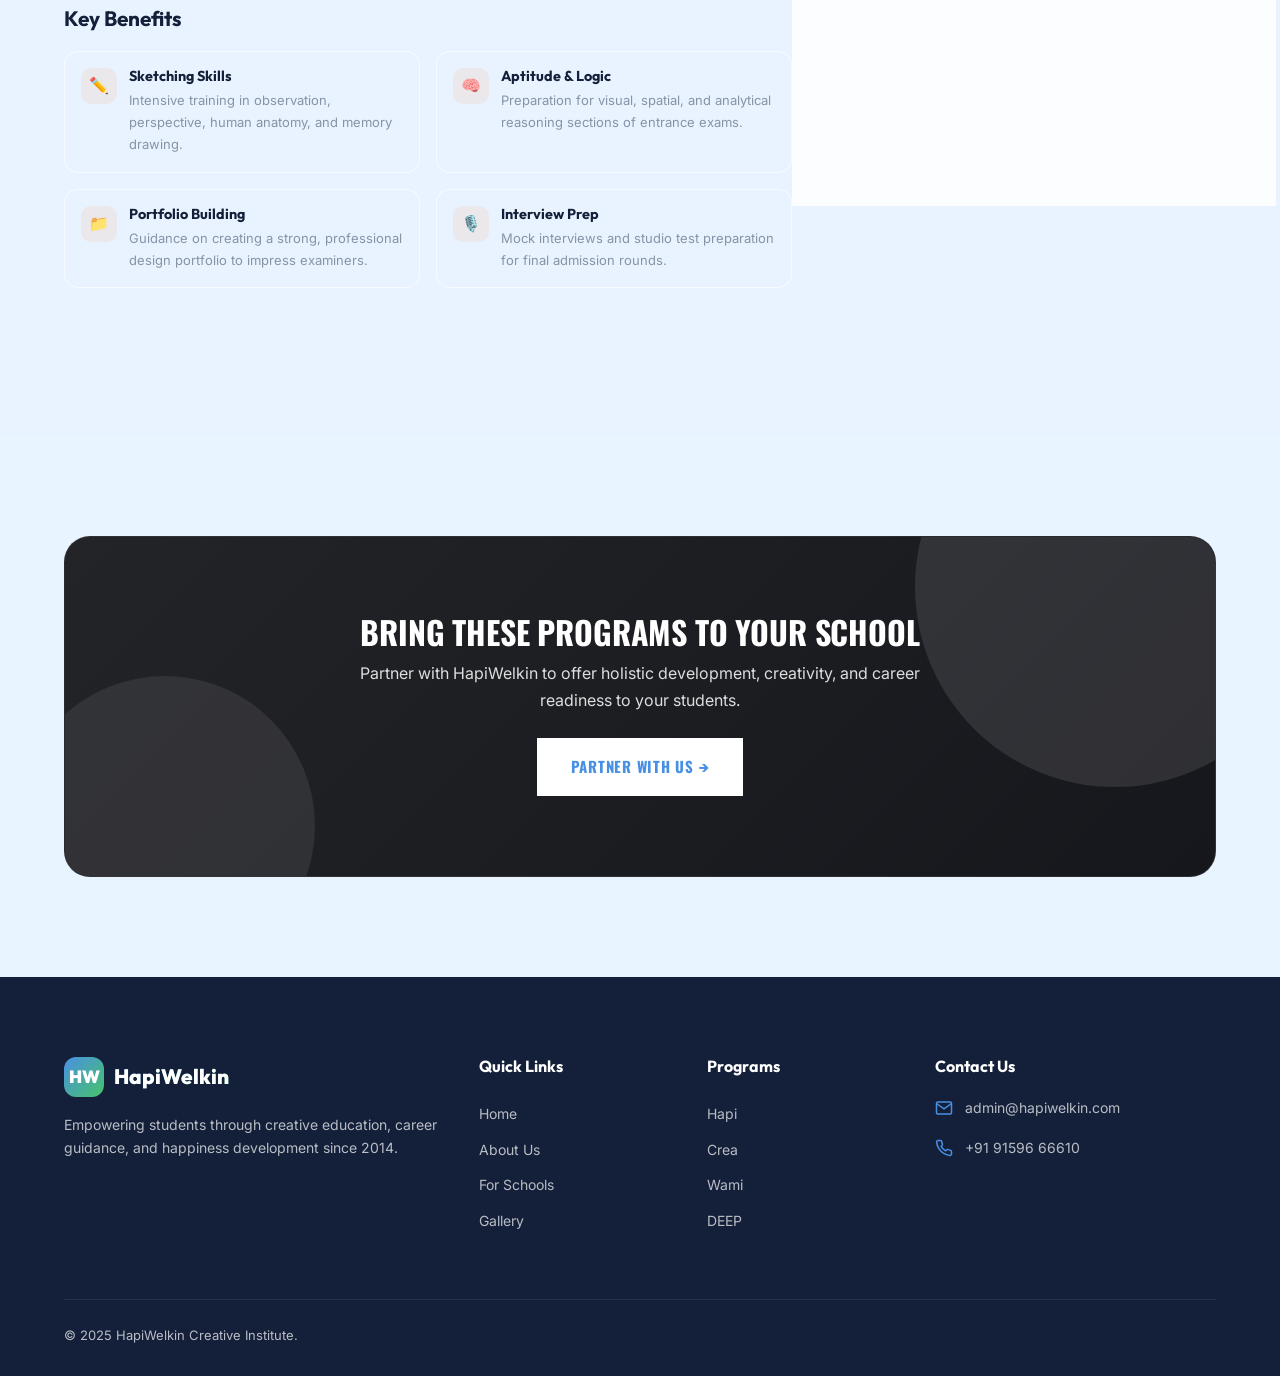
<file: school-programs.html>
<!DOCTYPE html>
<html lang="en">
<head>
  <meta charset="UTF-8">
  <meta name="viewport" content="width=device-width, initial-scale=1.0">
  <title>School Programs | HapiWelkin Creative Institute</title>
  <meta name="description" content="Discover HapiWelkin's School Programs: Hapi (Happiness), Crea (Creativity), Wami (Career Discovery), and DEEP (Design Entrance).">
  <link rel="stylesheet" href="styles.css">
  <link rel="icon" type="image/svg+xml" href="data:image/svg+xml,<svg xmlns='http://www.w3.org/2000/svg' viewBox='0 0 100 100'><text y='.9em' font-size='90'>🌟</text></svg>">
</head>
<body>

  <!-- HEADER -->
  <header class="header">
    <div class="container">
      <a href="index.html" class="logo"><div class="logo-icon">HW</div><span>HapiWelkin</span></a>
      <nav class="nav" id="mainNav">
        <a href="index.html">Home</a>
        <div class="nav-dropdown"><a href="about.html">About <svg class="dropdown-arrow" viewBox="0 0 24 24" fill="none" stroke="currentColor" stroke-width="2"><path d="M6 9l6 6 6-6"/></svg></a><div class="dropdown-menu"><a href="about.html">About Institution</a><a href="about.html#management">Management</a></div></div>
        <div class="nav-dropdown"><a href="school-programs.html" class="active">School Programs <svg class="dropdown-arrow" viewBox="0 0 24 24" fill="none" stroke="currentColor" stroke-width="2"><path d="M6 9l6 6 6-6"/></svg></a><div class="dropdown-menu"><a href="school-programs.html#hapi">Hapi</a><a href="school-programs.html#crea">Crea</a><a href="school-programs.html#wami">Wami</a><a href="school-programs.html#deep">DEEP</a></div></div>
        <a href="college-programs.html">College Programs</a>
        <div class="nav-dropdown"><a href="services.html">Services <svg class="dropdown-arrow" viewBox="0 0 24 24" fill="none" stroke="currentColor" stroke-width="2"><path d="M6 9l6 6 6-6"/></svg></a><div class="dropdown-menu"><a href="services.html#hapi-club">Hapi Club</a><a href="hapicrea-universe.html">HapiCrea Universe</a><a href="services.html#branding">Branding</a></div></div>
        <a href="for-schools.html">For Schools</a>
        <a href="gallery.html">Gallery</a>
        <a href="blog.html">Blog</a>
        <a href="contact.html">Contact</a>
      </nav>
      <div class="header-cta">
        <a href="#" class="btn btn-primary" data-modal="enquiry">Enquire Now <svg viewBox="0 0 24 24" fill="none" stroke="currentColor" stroke-width="2"><path d="M5 12h14M12 5l7 7-7 7"/></svg></a>
        <div class="hamburger" id="hamburger"><span></span><span></span><span></span></div>
      </div>
    </div>
  </header>

  <!-- PAGE HERO -->
  <section class="page-hero">
    <div class="blob blob-coral" style="width:300px;height:300px;top:-80px;right:-80px;"></div>
    <div class="blob blob-orange" style="width:200px;height:200px;bottom:-60px;left:-60px;"></div>
    <div class="container">
      <div class="breadcrumb">
        <a href="index.html">Home</a>
        <svg viewBox="0 0 24 24" fill="none" stroke="currentColor" stroke-width="2"><path d="M9 18l6-6-6-6"/></svg>
        <span>School Programs</span>
      </div>
      <h1>School <span class="highlight">Programs</span></h1>
      <p>Four pillars of creative education designed to help every student discover their talent, happiness, and career path.</p>
    </div>
  </section>

  <!-- HAPI PROGRAM -->
  <section class="program-detail" id="hapi" style="border-bottom:1px solid rgba(0,0,0,0.05);">
    <div class="container">
      <div class="program-detail-grid">
        <div class="program-content reveal">
          <div class="section-label" style="color:var(--hapi-color);">
            <svg viewBox="0 0 24 24" fill="none" stroke="currentColor" stroke-width="2"><path d="M20.84 4.61a5.5 5.5 0 00-7.78 0L12 5.67l-1.06-1.06a5.5 5.5 0 00-7.78 7.78l1.06 1.06L12 21.23l7.78-7.78 1.06-1.06a5.5 5.5 0 000-7.78z"/></svg>
            Happiness Education
          </div>
          <h2 class="section-title" style="margin-bottom:24px;">Hapi <span style="color:var(--text-muted);font-weight:400;">Program</span></h2>
          <p style="font-size:1.1rem;margin-bottom:24px;line-height:1.8;">The Hapi Program focuses on emotional well-being, mindfulness, and positivity. It helps students understand what truly makes them happy, manage stress, and build resilience for life.</p>
          
          <div class="program-section" style="margin-top:40px;">
            <h3 style="font-size:1.3rem;margin-bottom:20px;">Key Benefits</h3>
            <div class="program-features">
              <div class="program-feature">
                <div class="program-feature-icon" style="color:var(--hapi-color);background:rgba(255,107,157,0.1);">😊</div>
                <div>
                  <h4>Emotional Intelligence</h4>
                  <p>Students learn to understand and manage their own emotions and empathize with others.</p>
                </div>
              </div>
              <div class="program-feature">
                <div class="program-feature-icon" style="color:var(--hapi-color);background:rgba(255,107,157,0.1);">🧘</div>
                <div>
                  <h4>Mindfulness</h4>
                  <p>Techniques for staying present, focused, and calm even during stressful times like exams.</p>
                </div>
              </div>
              <div class="program-feature">
                <div class="program-feature-icon" style="color:var(--hapi-color);background:rgba(255,107,157,0.1);">🌱</div>
                <div>
                  <h4>Growth Mindset</h4>
                  <p>Fostering a positive approach to challenges and a love for continuous learning.</p>
                </div>
              </div>
              <div class="program-feature">
                <div class="program-feature-icon" style="color:var(--hapi-color);background:rgba(255,107,157,0.1);">🤝</div>
                <div>
                  <h4>Positive Relationships</h4>
                  <p>Building strong, supportive connections with peers, teachers, and family.</p>
                </div>
              </div>
            </div>
          </div>
        </div>

        <div class="program-sidebar reveal-right">
          <div class="glass-card">
            <h3>Program Details</h3>
            <div class="sidebar-info">
              <div class="sidebar-info-item"><span>Target Audience</span><span>Grades 1 to 12</span></div>
              <div class="sidebar-info-item"><span>Format</span><span>Weekly Sessions</span></div>
              <div class="sidebar-info-item"><span>Delivery</span><span>In-School</span></div>
              <div class="sidebar-info-item"><span>Focus Area</span><span>Emotional Well-being</span></div>
            </div>
            <a href="#" class="btn btn-primary" style="width:100%;margin-top:10px;background:var(--hapi-color);box-shadow:0 4px 20px rgba(255,107,157,0.4);" data-modal="enquiry" data-program="hapi">Enquire for School</a>
          </div>
        </div>
      </div>
    </div>
  </section>

  <!-- CREA PROGRAM -->
  <section class="program-detail" id="crea" style="border-bottom:1px solid rgba(0,0,0,0.05);background:var(--bg-light);">
    <div class="container">
      <div class="program-detail-grid">
        <div class="program-content reveal">
          <div class="section-label" style="color:var(--crea-color);">
            <svg viewBox="0 0 24 24" fill="none" stroke="currentColor" stroke-width="2"><path d="M12 2l3.09 6.26L22 9.27l-5 4.87 1.18 6.88L12 17.77l-6.18 3.25L7 14.14 2 9.27l6.91-1.01L12 2z"/></svg>
            Creativity Development
          </div>
          <h2 class="section-title" style="margin-bottom:24px;">Crea <span style="color:var(--text-muted);font-weight:400;">Program</span></h2>
          <p style="font-size:1.1rem;margin-bottom:24px;line-height:1.8;">Crea focuses on right-brain training and creative expression. Through art, design, and innovative thinking exercises, students learn to unlock their imagination and approach problems creatively.</p>
          
          <div class="program-section" style="margin-top:40px;">
            <h3 style="font-size:1.3rem;margin-bottom:20px;">Key Benefits</h3>
            <div class="program-features">
              <div class="program-feature">
                <div class="program-feature-icon" style="color:var(--crea-color);background:rgba(78,205,196,0.1);">🎨</div>
                <div>
                  <h4>Creative Expression</h4>
                  <p>Allowing students to communicate their thoughts and ideas through various artistic mediums.</p>
                </div>
              </div>
              <div class="program-feature">
                <div class="program-feature-icon" style="color:var(--crea-color);background:rgba(78,205,196,0.1);">🧠</div>
                <div>
                  <h4>Right-Brain Activation</h4>
                  <p>Exercises specifically designed to stimulate the right hemisphere of the brain.</p>
                </div>
              </div>
              <div class="program-feature">
                <div class="program-feature-icon" style="color:var(--crea-color);background:rgba(78,205,196,0.1);">💡</div>
                <div>
                  <h4>Innovative Thinking</h4>
                  <p>Encouraging out-of-the-box solutions and novel approaches to standard problems.</p>
                </div>
              </div>
              <div class="program-feature">
                <div class="program-feature-icon" style="color:var(--crea-color);background:rgba(78,205,196,0.1);">🛠️</div>
                <div>
                  <h4>Hands-on Making</h4>
                  <p>Turning abstract ideas into tangible creations, building confidence in their abilities.</p>
                </div>
              </div>
            </div>
          </div>
        </div>

        <div class="program-sidebar reveal-right">
          <div class="glass-card">
            <h3>Program Details</h3>
            <div class="sidebar-info">
              <div class="sidebar-info-item"><span>Target Audience</span><span>Grades 1 to 12</span></div>
              <div class="sidebar-info-item"><span>Format</span><span>Weekly Workshops</span></div>
              <div class="sidebar-info-item"><span>Delivery</span><span>In-School</span></div>
              <div class="sidebar-info-item"><span>Focus Area</span><span>Creative Skills</span></div>
            </div>
            <a href="#" class="btn btn-primary" style="width:100%;margin-top:10px;background:var(--crea-color);box-shadow:0 4px 20px rgba(78,205,196,0.4);" data-modal="enquiry" data-program="crea">Enquire for School</a>
          </div>
        </div>
      </div>
    </div>
  </section>

  <!-- WAMI PROGRAM -->
  <section class="program-detail" id="wami" style="border-bottom:1px solid rgba(0,0,0,0.05);">
    <div class="container">
      <div class="program-detail-grid">
        <div class="program-content reveal">
          <div class="section-label" style="color:var(--wami-color);">
            <svg viewBox="0 0 24 24" fill="none" stroke="currentColor" stroke-width="2"><circle cx="12" cy="12" r="10"/><polyline points="12 6 12 12 16 14"/></svg>
            Career Discovery
          </div>
          <h2 class="section-title" style="margin-bottom:24px;">Wami <span style="color:var(--text-muted);font-weight:400;">Program</span></h2>
          <p style="font-size:1.1rem;margin-bottom:24px;line-height:1.8;">Wami ("Who Am I") is designed to help students discover their strengths, passions, and ideal career directions. It provides clarity and purpose, helping students make informed choices about their future.</p>
          
          <div class="program-section" style="margin-top:40px;">
            <h3 style="font-size:1.3rem;margin-bottom:20px;">Key Benefits</h3>
            <div class="program-features">
              <div class="program-feature">
                <div class="program-feature-icon" style="color:var(--wami-color);background:rgba(124,92,252,0.1);">🔍</div>
                <div>
                  <h4>Self-Discovery</h4>
                  <p>Assessments and activities to help students identify their natural talents and interests.</p>
                </div>
              </div>
              <div class="program-feature">
                <div class="program-feature-icon" style="color:var(--wami-color);background:rgba(124,92,252,0.1);">🧭</div>
                <div>
                  <h4>Career Mapping</h4>
                  <p>Exploring various career paths aligned with individual strengths and market trends.</p>
                </div>
              </div>
              <div class="program-feature">
                <div class="program-feature-icon" style="color:var(--wami-color);background:rgba(124,92,252,0.1);">🎯</div>
                <div>
                  <h4>Goal Setting</h4>
                  <p>Learning how to set achievable short-term and long-term academic and career goals.</p>
                </div>
              </div>
              <div class="program-feature">
                <div class="program-feature-icon" style="color:var(--wami-color);background:rgba(124,92,252,0.1);">💼</div>
                <div>
                  <h4>Future Readiness</h4>
                  <p>Developing the essential soft skills required for success in any future career.</p>
                </div>
              </div>
            </div>
          </div>
        </div>

        <div class="program-sidebar reveal-right">
          <div class="glass-card">
            <h3>Program Details</h3>
            <div class="sidebar-info">
              <div class="sidebar-info-item"><span>Target Audience</span><span>Grades 8 to 12</span></div>
              <div class="sidebar-info-item"><span>Format</span><span>Seminars & Counseling</span></div>
              <div class="sidebar-info-item"><span>Delivery</span><span>In-School / Online</span></div>
              <div class="sidebar-info-item"><span>Focus Area</span><span>Career Clarity</span></div>
            </div>
            <a href="#" class="btn btn-primary" style="width:100%;margin-top:10px;background:var(--wami-color);box-shadow:0 4px 20px rgba(124,92,252,0.4);" data-modal="enquiry" data-program="wami">Enquire for School</a>
          </div>
        </div>
      </div>
    </div>
  </section>

  <!-- DEEP PROGRAM -->
  <section class="program-detail" id="deep" style="background:var(--bg-light);">
    <div class="container">
      <div class="program-detail-grid">
        <div class="program-content reveal">
          <div class="section-label" style="color:var(--deep-color);">
            <svg viewBox="0 0 24 24" fill="none" stroke="currentColor" stroke-width="2"><path d="M12 19l7-7 3 3-7 7-3-3z"/><path d="M18 13l-1.5-7.5L2 2l3.5 14.5L13 18l5-5z"/><path d="M2 2l7.586 7.586"/><circle cx="11" cy="11" r="2"/></svg>
            Design Entrance Coaching
          </div>
          <h2 class="section-title" style="margin-bottom:24px;">DEEP <span style="color:var(--text-muted);font-weight:400;">Program</span></h2>
          <p style="font-size:1.1rem;margin-bottom:24px;line-height:1.8;">DEEP provides specialized coaching for students aspiring to clear prestigious design entrance exams (like NID, NIFT, UCEED, CEED, NATA). We prepare them with the skills and portfolio needed for a career in design.</p>
          
          <div class="program-section" style="margin-top:40px;">
            <h3 style="font-size:1.3rem;margin-bottom:20px;">Key Benefits</h3>
            <div class="program-features">
              <div class="program-feature">
                <div class="program-feature-icon" style="color:var(--deep-color);background:rgba(255,140,66,0.1);">✏️</div>
                <div>
                  <h4>Sketching Skills</h4>
                  <p>Intensive training in observation, perspective, human anatomy, and memory drawing.</p>
                </div>
              </div>
              <div class="program-feature">
                <div class="program-feature-icon" style="color:var(--deep-color);background:rgba(255,140,66,0.1);">🧠</div>
                <div>
                  <h4>Aptitude & Logic</h4>
                  <p>Preparation for visual, spatial, and analytical reasoning sections of entrance exams.</p>
                </div>
              </div>
              <div class="program-feature">
                <div class="program-feature-icon" style="color:var(--deep-color);background:rgba(255,140,66,0.1);">📁</div>
                <div>
                  <h4>Portfolio Building</h4>
                  <p>Guidance on creating a strong, professional design portfolio to impress examiners.</p>
                </div>
              </div>
              <div class="program-feature">
                <div class="program-feature-icon" style="color:var(--deep-color);background:rgba(255,140,66,0.1);">🎙️</div>
                <div>
                  <h4>Interview Prep</h4>
                  <p>Mock interviews and studio test preparation for final admission rounds.</p>
                </div>
              </div>
            </div>
          </div>
        </div>

        <div class="program-sidebar reveal-right">
          <div class="glass-card">
            <h3>Program Details</h3>
            <div class="sidebar-info">
              <div class="sidebar-info-item"><span>Target Audience</span><span>Grades 11 & 12</span></div>
              <div class="sidebar-info-item"><span>Format</span><span>Intensive Coaching</span></div>
              <div class="sidebar-info-item"><span>Delivery</span><span>Center / Online</span></div>
              <div class="sidebar-info-item"><span>Focus Area</span><span>NID, NIFT, UCEED</span></div>
            </div>
            <a href="#" class="btn btn-primary" style="width:100%;margin-top:10px;background:var(--deep-color);box-shadow:0 4px 20px rgba(255,140,66,0.4);" data-modal="enquiry" data-program="deep">Enquire Now</a>
          </div>
        </div>
      </div>
    </div>
  </section>

  <!-- CTA -->
  <section class="cta-section">
    <div class="container">
      <div class="cta-inner text-center reveal">
        <h2 style="color:white;font-size:clamp(1.5rem,3vw,2rem);margin-bottom:12px;">Bring These Programs to Your School</h2>
        <p style="color:rgba(255,255,255,0.85);margin-bottom:24px;max-width:600px;margin-left:auto;margin-right:auto;">Partner with HapiWelkin to offer holistic development, creativity, and career readiness to your students.</p>
        <a href="for-schools.html" class="btn" style="background:white;color:var(--coral);font-weight:700;">Partner With Us →</a>
      </div>
    </div>
  </section>

  <!-- FOOTER -->
  <footer class="footer">
    <div class="container">
      <div class="footer-grid">
        <div class="footer-brand">
          <a href="index.html" class="logo"><div class="logo-icon">HW</div><span>HapiWelkin</span></a>
          <p>Empowering students through creative education, career guidance, and happiness development since 2014.</p>
        </div>
        <div><h4>Quick Links</h4><div class="footer-links"><a href="index.html">Home</a><a href="about.html">About Us</a><a href="for-schools.html">For Schools</a><a href="gallery.html">Gallery</a></div></div>
        <div><h4>Programs</h4><div class="footer-links"><a href="school-programs.html#hapi">Hapi</a><a href="school-programs.html#crea">Crea</a><a href="school-programs.html#wami">Wami</a><a href="school-programs.html#deep">DEEP</a></div></div>
        <div><h4>Contact Us</h4>
          <div class="footer-contact-item"><svg viewBox="0 0 24 24" fill="none" stroke="currentColor" stroke-width="2"><path d="M4 4h16c1.1 0 2 .9 2 2v12c0 1.1-.9 2-2 2H4c-1.1 0-2-.9-2-2V6c0-1.1.9-2 2-2z"/><polyline points="22,6 12,13 2,6"/></svg><a href="mailto:admin@hapiwelkin.com">admin@hapiwelkin.com</a></div>
          <div class="footer-contact-item"><svg viewBox="0 0 24 24" fill="none" stroke="currentColor" stroke-width="2"><path d="M22 16.92v3a2 2 0 01-2.18 2 19.79 19.79 0 01-8.63-3.07 19.5 19.5 0 01-6-6 19.79 19.79 0 01-3.07-8.67A2 2 0 014.11 2h3a2 2 0 012 1.72c.127.96.361 1.903.7 2.81a2 2 0 01-.45 2.11L8.09 9.91a16 16 0 006 6l1.27-1.27a2 2 0 012.11-.45c.907.339 1.85.573 2.81.7A2 2 0 0122 16.92z"/></svg><div><a href="tel:+919159666610">+91 91596 66610</a></div></div>
        </div>
      </div>
      <div class="footer-bottom"><span>© 2025 HapiWelkin Creative Institute.</span></div>
    </div>
  </footer>

  <!-- MODALS & WHATSAPP -->
  <a href="https://wa.me/919159666610?text=Hi" class="whatsapp-float" target="_blank"><svg viewBox="0 0 24 24" fill="currentColor"><path d="M17.472 14.382c-.297-.149-1.758-.867-2.03-.967-.273-.099-.471-.148-.67.15-.197.297-.767.966-.94 1.164-.173.199-.347.223-.644.075-.297-.15-1.255-.463-2.39-1.475-.883-.788-1.48-1.761-1.653-2.059-.173-.297-.018-.458.13-.606.134-.133.298-.347.446-.52.149-.174.198-.298.298-.497.099-.198.05-.371-.025-.52-.075-.149-.669-1.612-.916-2.207-.242-.579-.487-.5-.669-.51-.173-.008-.371-.01-.57-.01-.198 0-.52.074-.792.372-.272.297-1.04 1.016-1.04 2.479 0 1.462 1.065 2.875 1.213 3.074.149.198 2.096 3.2 5.077 4.487.709.306 1.262.489 1.694.625.712.227 1.36.195 1.871.118.571-.085 1.758-.719 2.006-1.413.248-.694.248-1.289.173-1.413-.074-.124-.272-.198-.57-.347z"/><path d="M12 0C5.373 0 0 5.373 0 12c0 2.625.846 5.059 2.284 7.034L.789 23.492a.5.5 0 00.611.611l4.458-1.495A11.96 11.96 0 0012 24c6.627 0 12-5.373 12-12S18.627 0 12 0zm0 22c-2.331 0-4.512-.69-6.34-1.876l-.455-.296-2.97.995.995-2.97-.296-.455A9.955 9.955 0 012 12C2 6.477 6.477 2 12 2s10 4.477 10 10-4.477 10-10 10z"/></svg></a>

  <div class="modal-overlay" id="enquiryModal">
    <div class="modal">
      <button class="modal-close">✕</button>
      <form data-form="enquiry-modal">
        <div class="form-content">
          <h2>Enquire Now</h2>
          <div class="form-group"><input type="text" name="name" required placeholder="Full Name"></div>
          <div class="form-group"><input type="email" name="email" required placeholder="Email Address"></div>
          <div class="form-group"><input type="tel" name="phone" required placeholder="Phone Number"></div>
          <div class="form-group"><select name="persona" required><option value="" disabled selected>I am a...</option><option value="school">School</option><option value="parent">Parent</option><option value="student">Student</option></select></div>
          <div class="form-group"><select name="program"><option value="" disabled selected>Interested In</option><option value="hapi">Hapi</option><option value="crea">Crea</option><option value="wami">Wami</option><option value="deep">DEEP</option></select></div>
          <button type="submit" class="btn btn-primary" style="width:100%;">Submit Enquiry</button>
        </div>
        <div class="form-success"><div class="success-icon">✓</div><h3>Thank You!</h3></div>
      </form>
    </div>
  </div>

  <script src="script.js"></script>
</body>
</html>
</file>
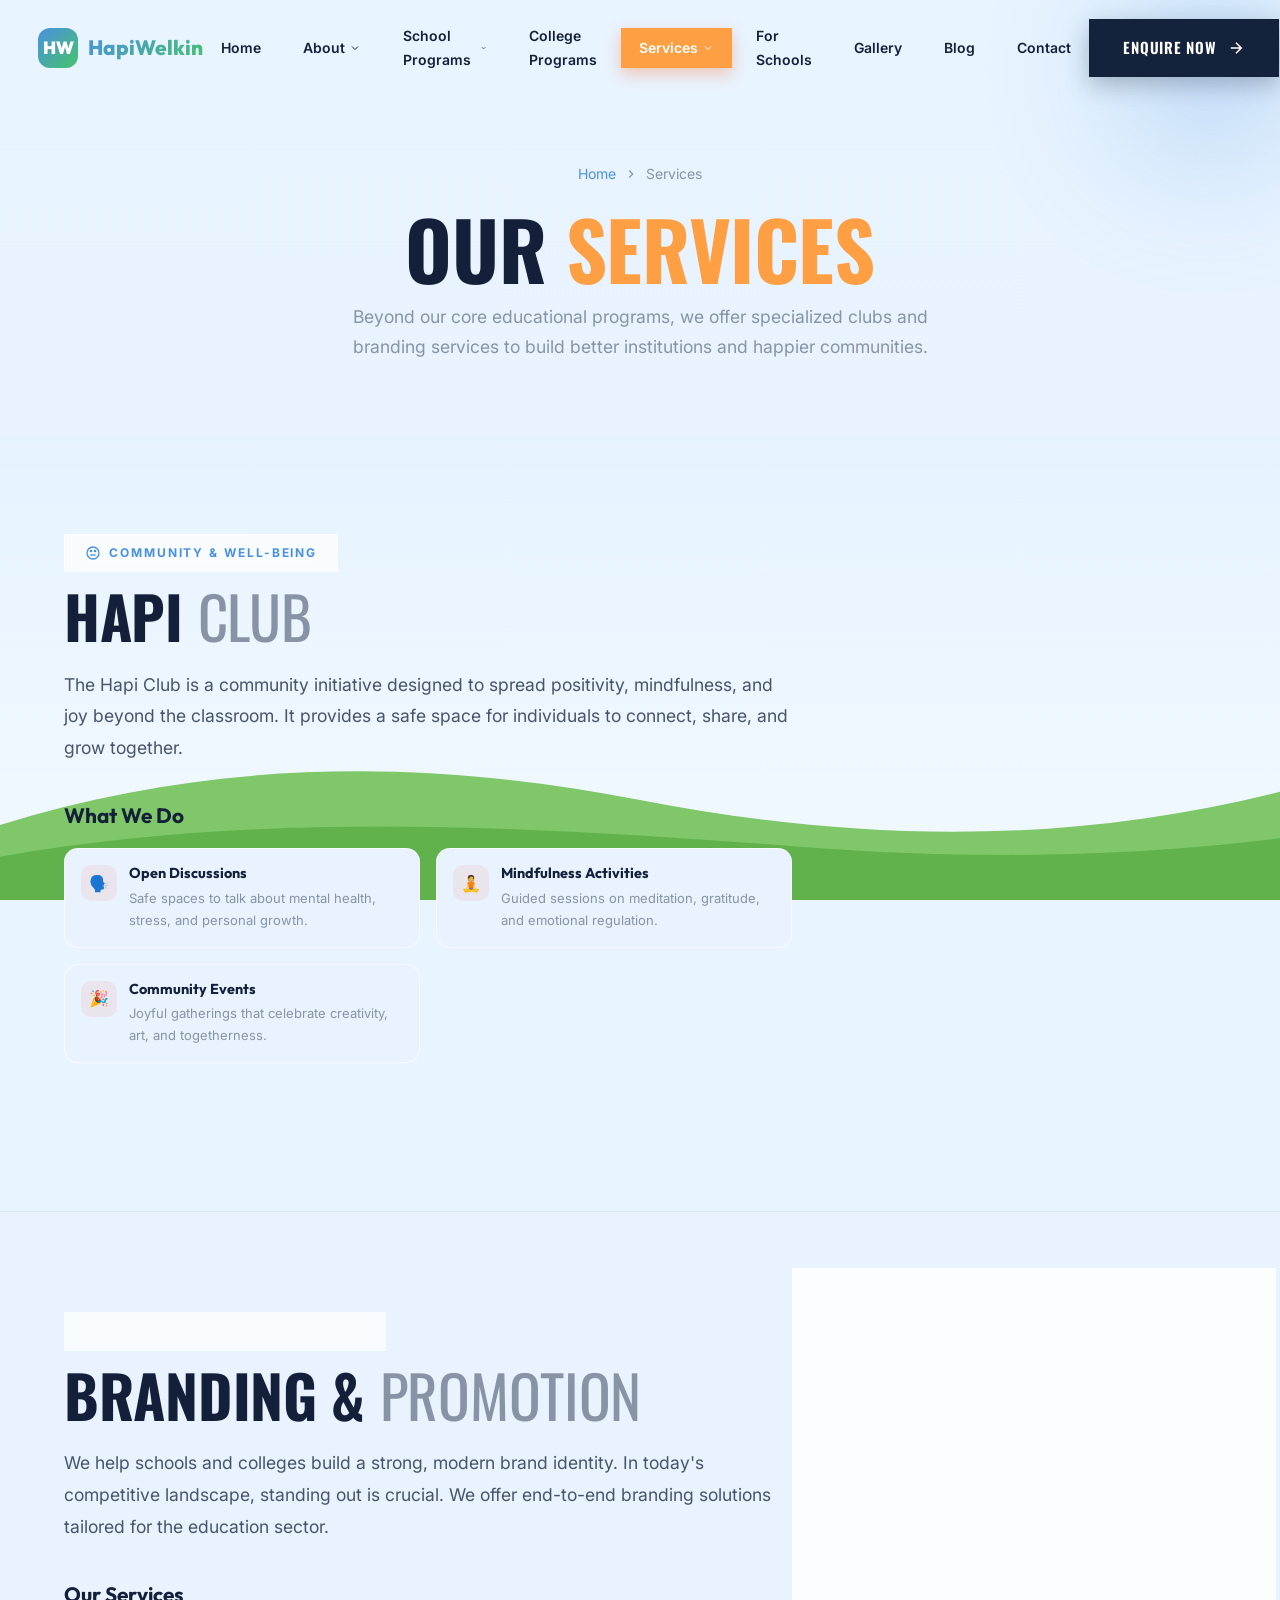
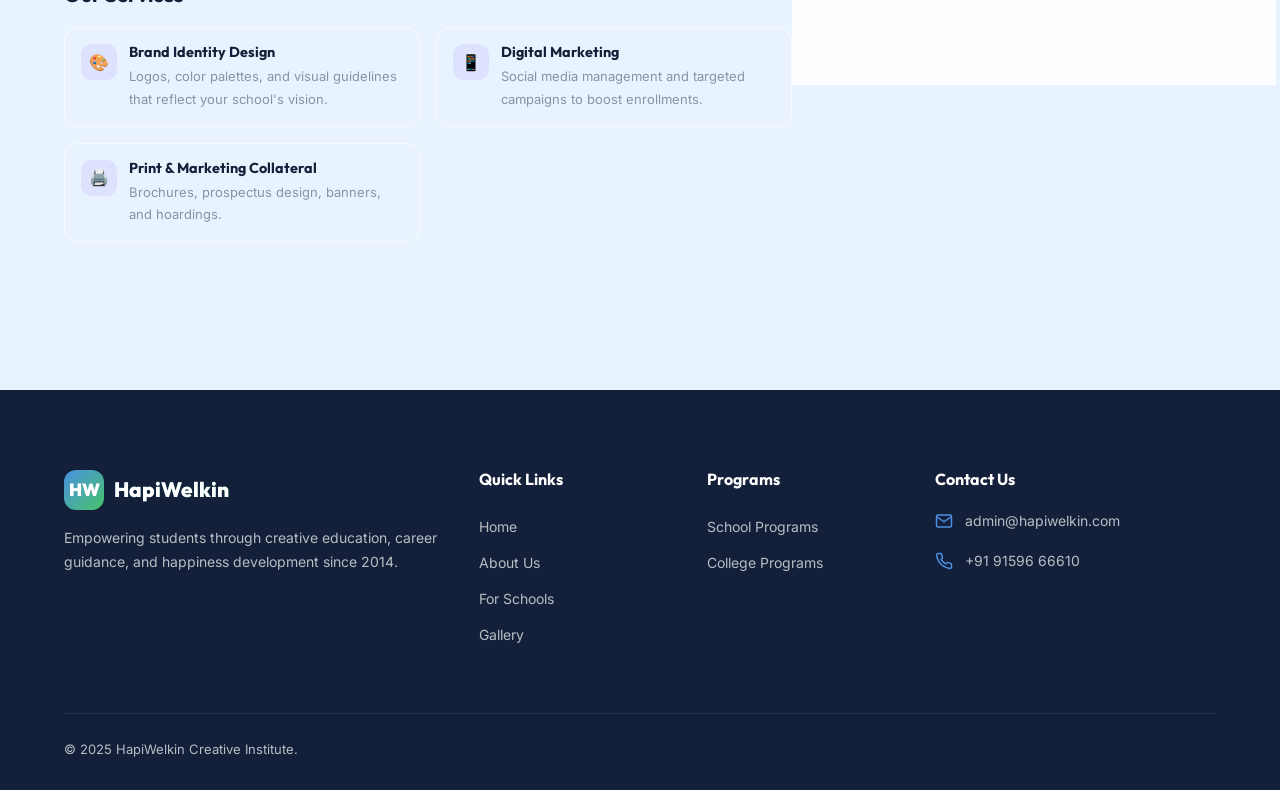
<file: services.html>
<!DOCTYPE html>
<html lang="en">
<head>
  <meta charset="UTF-8">
  <meta name="viewport" content="width=device-width, initial-scale=1.0">
  <title>Services | HapiWelkin Creative Institute</title>
  <meta name="description" content="Explore HapiWelkin's additional services including Hapi Club and Educational Branding & Promotion for schools.">
  <link rel="stylesheet" href="styles.css">
  <link rel="icon" type="image/svg+xml" href="data:image/svg+xml,<svg xmlns='http://www.w3.org/2000/svg' viewBox='0 0 100 100'><text y='.9em' font-size='90'>🌟</text></svg>">
</head>
<body>

  <!-- HEADER -->
  <header class="header">
    <div class="container">
      <a href="index.html" class="logo"><div class="logo-icon">HW</div><span>HapiWelkin</span></a>
      <nav class="nav" id="mainNav">
        <a href="index.html">Home</a>
        <div class="nav-dropdown"><a href="about.html">About <svg class="dropdown-arrow" viewBox="0 0 24 24" fill="none" stroke="currentColor" stroke-width="2"><path d="M6 9l6 6 6-6"/></svg></a><div class="dropdown-menu"><a href="about.html">About Institution</a><a href="about.html#management">Management</a></div></div>
        <div class="nav-dropdown"><a href="school-programs.html">School Programs <svg class="dropdown-arrow" viewBox="0 0 24 24" fill="none" stroke="currentColor" stroke-width="2"><path d="M6 9l6 6 6-6"/></svg></a><div class="dropdown-menu"><a href="school-programs.html#hapi">Hapi</a><a href="school-programs.html#crea">Crea</a><a href="school-programs.html#wami">Wami</a><a href="school-programs.html#deep">DEEP</a></div></div>
        <a href="college-programs.html">College Programs</a>
        <div class="nav-dropdown"><a href="services.html" class="active">Services <svg class="dropdown-arrow" viewBox="0 0 24 24" fill="none" stroke="currentColor" stroke-width="2"><path d="M6 9l6 6 6-6"/></svg></a><div class="dropdown-menu"><a href="services.html#hapi-club">Hapi Club</a><a href="hapicrea-universe.html">HapiCrea Universe</a><a href="services.html#branding">Branding</a></div></div>
        <a href="for-schools.html">For Schools</a>
        <a href="gallery.html">Gallery</a>
        <a href="blog.html">Blog</a>
        <a href="contact.html">Contact</a>
      </nav>
      <div class="header-cta">
        <a href="#" class="btn btn-primary" data-modal="enquiry">Enquire Now <svg viewBox="0 0 24 24" fill="none" stroke="currentColor" stroke-width="2"><path d="M5 12h14M12 5l7 7-7 7"/></svg></a>
        <div class="hamburger" id="hamburger"><span></span><span></span><span></span></div>
      </div>
    </div>
  </header>

  <!-- PAGE HERO -->
  <section class="page-hero">
    <div class="blob blob-coral" style="width:300px;height:300px;top:-80px;right:-80px;"></div>
    <div class="container">
      <div class="breadcrumb">
        <a href="index.html">Home</a>
        <svg viewBox="0 0 24 24" fill="none" stroke="currentColor" stroke-width="2"><path d="M9 18l6-6-6-6"/></svg>
        <span>Services</span>
      </div>
      <h1>Our <span class="highlight">Services</span></h1>
      <p>Beyond our core educational programs, we offer specialized clubs and branding services to build better institutions and happier communities.</p>
    </div>
  </section>

  <!-- HAPI CLUB -->
  <section class="program-detail" id="hapi-club" style="border-bottom:1px solid rgba(0,0,0,0.05);">
    <div class="container">
      <div class="program-detail-grid">
        <div class="program-content reveal">
          <div class="section-label" style="color:var(--coral);">
            <svg viewBox="0 0 24 24" fill="none" stroke="currentColor" stroke-width="2"><path d="M12 21a9 9 0 100-18 9 9 0 000 18z"/><path d="M9 10a1 1 0 100-2 1 1 0 000 2z"/><path d="M15 10a1 1 0 100-2 1 1 0 000 2z"/><path d="M8 15h8"/></svg>
            Community & Well-being
          </div>
          <h2 class="section-title" style="margin-bottom:24px;">Hapi <span style="color:var(--text-muted);font-weight:400;">Club</span></h2>
          <p style="font-size:1.1rem;margin-bottom:24px;line-height:1.8;">The Hapi Club is a community initiative designed to spread positivity, mindfulness, and joy beyond the classroom. It provides a safe space for individuals to connect, share, and grow together.</p>
          
          <div class="program-section" style="margin-top:40px;">
            <h3 style="font-size:1.3rem;margin-bottom:20px;">What We Do</h3>
            <div class="program-features">
              <div class="program-feature">
                <div class="program-feature-icon" style="color:var(--coral);background:rgba(255,107,71,0.1);">🗣️</div>
                <div>
                  <h4>Open Discussions</h4>
                  <p>Safe spaces to talk about mental health, stress, and personal growth.</p>
                </div>
              </div>
              <div class="program-feature">
                <div class="program-feature-icon" style="color:var(--coral);background:rgba(255,107,71,0.1);">🧘</div>
                <div>
                  <h4>Mindfulness Activities</h4>
                  <p>Guided sessions on meditation, gratitude, and emotional regulation.</p>
                </div>
              </div>
              <div class="program-feature">
                <div class="program-feature-icon" style="color:var(--coral);background:rgba(255,107,71,0.1);">🎉</div>
                <div>
                  <h4>Community Events</h4>
                  <p>Joyful gatherings that celebrate creativity, art, and togetherness.</p>
                </div>
              </div>
            </div>
          </div>
        </div>
      </div>
    </div>
  </section>

  <!-- BRANDING -->
  <section class="program-detail" id="branding" style="background:var(--bg-light);">
    <div class="container">
      <div class="program-detail-grid">
        <div class="program-content reveal">
          <div class="section-label" style="color:var(--wami-color);">
            <svg viewBox="0 0 24 24" fill="none" stroke="currentColor" stroke-width="2"><path d="M12 2l3.09 6.26L22 9.27l-5 4.87 1.18 6.88L12 17.77l-6.18 3.25L7 14.14 2 9.27l6.91-1.01L12 2z"/></svg>
            For Educational Institutions
          </div>
          <h2 class="section-title" style="margin-bottom:24px;">Branding & <span style="color:var(--text-muted);font-weight:400;">Promotion</span></h2>
          <p style="font-size:1.1rem;margin-bottom:24px;line-height:1.8;">We help schools and colleges build a strong, modern brand identity. In today's competitive landscape, standing out is crucial. We offer end-to-end branding solutions tailored for the education sector.</p>
          
          <div class="program-section" style="margin-top:40px;">
            <h3 style="font-size:1.3rem;margin-bottom:20px;">Our Services</h3>
            <div class="program-features">
              <div class="program-feature">
                <div class="program-feature-icon" style="color:var(--wami-color);background:rgba(124,92,252,0.1);">🎨</div>
                <div>
                  <h4>Brand Identity Design</h4>
                  <p>Logos, color palettes, and visual guidelines that reflect your school's vision.</p>
                </div>
              </div>
              <div class="program-feature">
                <div class="program-feature-icon" style="color:var(--wami-color);background:rgba(124,92,252,0.1);">📱</div>
                <div>
                  <h4>Digital Marketing</h4>
                  <p>Social media management and targeted campaigns to boost enrollments.</p>
                </div>
              </div>
              <div class="program-feature">
                <div class="program-feature-icon" style="color:var(--wami-color);background:rgba(124,92,252,0.1);">🖨️</div>
                <div>
                  <h4>Print & Marketing Collateral</h4>
                  <p>Brochures, prospectus design, banners, and hoardings.</p>
                </div>
              </div>
            </div>
          </div>
        </div>

        <div class="program-sidebar reveal-right">
          <div class="glass-card">
            <h3>Service Details</h3>
            <div class="sidebar-info">
              <div class="sidebar-info-item"><span>Target</span><span>Schools & Colleges</span></div>
              <div class="sidebar-info-item"><span>Focus</span><span>Enrollment & Visibility</span></div>
            </div>
            <a href="#" class="btn btn-primary" style="width:100%;margin-top:10px;background:var(--wami-color);box-shadow:0 4px 20px rgba(124,92,252,0.4);" data-modal="enquiry">Consult Our Experts</a>
          </div>
        </div>
      </div>
    </div>
  </section>

  <!-- FOOTER -->
  <footer class="footer">
    <!-- Footer content omitted for brevity, same as other pages -->
    <div class="container">
      <div class="footer-grid">
        <div class="footer-brand">
          <a href="index.html" class="logo"><div class="logo-icon">HW</div><span>HapiWelkin</span></a>
          <p>Empowering students through creative education, career guidance, and happiness development since 2014.</p>
        </div>
        <div><h4>Quick Links</h4><div class="footer-links"><a href="index.html">Home</a><a href="about.html">About Us</a><a href="for-schools.html">For Schools</a><a href="gallery.html">Gallery</a></div></div>
        <div><h4>Programs</h4><div class="footer-links"><a href="school-programs.html#hapi">School Programs</a><a href="college-programs.html">College Programs</a></div></div>
        <div><h4>Contact Us</h4>
          <div class="footer-contact-item"><svg viewBox="0 0 24 24" fill="none" stroke="currentColor" stroke-width="2"><path d="M4 4h16c1.1 0 2 .9 2 2v12c0 1.1-.9 2-2 2H4c-1.1 0-2-.9-2-2V6c0-1.1.9-2 2-2z"/><polyline points="22,6 12,13 2,6"/></svg><a href="mailto:admin@hapiwelkin.com">admin@hapiwelkin.com</a></div>
          <div class="footer-contact-item"><svg viewBox="0 0 24 24" fill="none" stroke="currentColor" stroke-width="2"><path d="M22 16.92v3a2 2 0 01-2.18 2 19.79 19.79 0 01-8.63-3.07 19.5 19.5 0 01-6-6 19.79 19.79 0 01-3.07-8.67A2 2 0 014.11 2h3a2 2 0 012 1.72c.127.96.361 1.903.7 2.81a2 2 0 01-.45 2.11L8.09 9.91a16 16 0 006 6l1.27-1.27a2 2 0 012.11-.45c.907.339 1.85.573 2.81.7A2 2 0 0122 16.92z"/></svg><div><a href="tel:+919159666610">+91 91596 66610</a></div></div>
        </div>
      </div>
      <div class="footer-bottom"><span>© 2025 HapiWelkin Creative Institute.</span></div>
    </div>
  </footer>

  <div class="modal-overlay" id="enquiryModal">
    <div class="modal">
      <button class="modal-close">✕</button>
      <form data-form="enquiry-modal">
        <div class="form-content">
          <h2>Enquire Now</h2>
          <div class="form-group"><input type="text" name="name" required placeholder="Full Name"></div>
          <div class="form-group"><input type="email" name="email" required placeholder="Email Address"></div>
          <div class="form-group"><input type="tel" name="phone" required placeholder="Phone Number"></div>
          <div class="form-group"><select name="persona" required><option value="" disabled selected>I am a...</option><option value="school">School</option><option value="parent">Parent</option><option value="student">Student</option></select></div>
          <button type="submit" class="btn btn-primary" style="width:100%;">Submit Enquiry</button>
        </div>
        <div class="form-success"><div class="success-icon">✓</div><h3>Thank You!</h3></div>
      </form>
    </div>
  </div>

  <script src="script.js"></script>
</body>
</html>
</file>
<file: styles.css>
/* ============================================================
   HapiWelkin Creative Institute — Design System
   Clean white, bold black type, orange + yellow e-commerce accents
   ============================================================ */

/* ---------- Google Fonts ---------- */
@import url('https://fonts.googleapis.com/css2?family=Outfit:wght@300;400;500;600;700;800;900&family=Inter:wght@300;400;500;600;700&family=Oswald:wght@500;600;700&display=swap');

/* ---------- CSS Custom Properties ---------- */
:root {
  /* Brand colors — Nexar palette: sky blue, grass green, warm amber, navy ink */
  --ink: #15223B;
  --ink-soft: #26374F;
  --orange: #FF9F43;
  --orange-dark: #F0871F;
  --yellow: #FFC93D;

  /* New Nexar accents */
  --sky: #4A90E2;
  --sky-dark: #3B7BD0;
  --grass: #46C36A;
  --grass-dark: #37A657;
  --coral-accent: #FF6F61;

  /* Card surfaces (decoupled from section backgrounds) */
  --card-bg: rgba(255, 255, 255, 0.82);
  --card-solid: #FFFFFF;

  /* Legacy aliases — repointed so existing rules re-theme to Nexar.
     Primary accent (coral/teal) is now sky blue. */
  --teal: var(--sky);
  --teal-dark: var(--sky-dark);
  --teal-deep: var(--ink);
  --teal-soft: var(--grass);
  --coral: var(--sky);
  --coral-dark: var(--sky-dark);
  --coral-gradient: linear-gradient(135deg, #4A90E2, #46C36A);
  --coral-gradient-hover: linear-gradient(135deg, #3B7BD0, #37A657);
  --coral-glow: rgba(74, 144, 226, 0.30);

  /* Backgrounds — sky tints (the true sky+hills lives on <body>).
     Cards use --card-bg / --card-solid, so these can go sky-toned. */
  --bg-cream: #E8F4FF;
  --bg-white: #F5FAFF;
  --bg-light: #E8F3FF;
  --bg-glass: rgba(255, 255, 255, 0.72);
  --bg-glass-strong: rgba(255, 255, 255, 0.86);

  /* Text */
  --text-heading: #14203A;
  --text-body: #47546A;
  --text-muted: #8893A6;
  --text-white: #FFFFFF;

  /* Program accent colors — remixed across the Nexar palette */
  --hapi-color: #FF9F43;
  --crea-color: #46C36A;
  --wami-color: #4A90E2;
  --deep-color: #7C5CFF;
  --multimedia-color: #FF6F61;
  --job-color: #15223B;

  /* Surfaces — frosted glass cards, soft blue shadow */
  --glass-blur: 14px;
  --glass-border: 1px solid rgba(255, 255, 255, 0.65);
  --glass-shadow: 0 16px 40px rgba(40, 90, 160, 0.14);
  --border-hairline: 1px solid rgba(40, 90, 160, 0.10);

  /* Spacing — larger, softer radii (Nexar rounded cards) */
  --section-pad: 100px 0;
  --container-max: 1200px;
  --container-pad: 0 24px;
  --radius-sm: 14px;
  --radius-md: 20px;
  --radius-lg: 26px;
  --radius-pill: 50px;

  /* Typography */
  --font-heading: 'Outfit', sans-serif;
  --font-body: 'Inter', sans-serif;

  /* Transitions */
  --ease-smooth: cubic-bezier(0.25, 0.46, 0.45, 0.94);
  --ease-bounce: cubic-bezier(0.34, 1.56, 0.64, 1);
}

/* ---------- Reset ---------- */
*, *::before, *::after {
  margin: 0;
  padding: 0;
  box-sizing: border-box;
}

html {
  scroll-behavior: smooth;
  -webkit-text-size-adjust: 100%;
}

body {
  font-family: var(--font-body);
  font-size: 16px;
  line-height: 1.7;
  color: var(--text-body);
  /* Nexar sky: blue gradient (fixed) with soft green rolling hills pinned to the viewport bottom */
  background-color: #E8F4FF;
  background-image:
    url("data:image/svg+xml,%3Csvg xmlns='http://www.w3.org/2000/svg' viewBox='0 0 1440 240' preserveAspectRatio='none'%3E%3Cpath fill='%237FC768' d='M0,150 C240,70 480,70 720,120 C960,170 1200,175 1440,110 L1440,240 L0,240 Z'/%3E%3Cpath fill='%2361B24C' d='M0,188 C300,132 600,152 900,176 C1140,196 1320,182 1440,166 L1440,240 L0,240 Z'/%3E%3C/svg%3E"),
    linear-gradient(180deg, #B9DCFF 0%, #D2EAFF 24%, #E6F3FF 50%, #F2F9FF 100%);
  background-repeat: no-repeat, no-repeat;
  background-position: center bottom, center top;
  background-size: 100% 200px, 100% 100%;
  background-attachment: fixed, fixed;
  overflow-x: hidden;
  -webkit-font-smoothing: antialiased;
  -moz-osx-font-smoothing: grayscale;
}

img {
  max-width: 100%;
  height: auto;
  display: block;
}

a {
  text-decoration: none;
  color: inherit;
  transition: color 0.3s var(--ease-smooth);
}

ul, ol { list-style: none; }

button, input, select, textarea {
  font-family: inherit;
  font-size: inherit;
  border: none;
  outline: none;
  background: none;
}

h1, h2, h3, h4, h5, h6 {
  font-family: var(--font-heading);
  color: var(--text-heading);
  line-height: 1.2;
  font-weight: 700;
}

/* ---------- Utility Classes ---------- */
.container {
  max-width: var(--container-max);
  margin: 0 auto;
  padding: var(--container-pad);
}

.section-label {
  display: inline-flex;
  align-items: center;
  gap: 8px;
  background: var(--bg-glass);
  backdrop-filter: blur(8px);
  -webkit-backdrop-filter: blur(8px);
  border: var(--glass-border);
  padding: 8px 20px;
  border-radius: var(--radius-pill);
  font-size: 13px;
  font-weight: 600;
  color: var(--coral);
  text-transform: uppercase;
  letter-spacing: 1.2px;
  margin-bottom: 16px;
}

.section-label svg {
  width: 16px;
  height: 16px;
}

.section-title {
  font-size: clamp(2rem, 4vw, 3rem);
  margin-bottom: 16px;
}

.section-subtitle {
  font-size: 1.1rem;
  color: var(--text-muted);
  max-width: 600px;
  line-height: 1.7;
}

.text-center { text-align: center; }
.mx-auto { margin-left: auto; margin-right: auto; }

/* ---------- Buttons ---------- */
.btn {
  display: inline-flex;
  align-items: center;
  justify-content: center;
  gap: 10px;
  padding: 14px 32px;
  border-radius: var(--radius-pill);
  font-family: var(--font-heading);
  font-weight: 600;
  font-size: 15px;
  cursor: pointer;
  transition: all 0.35s var(--ease-smooth);
  position: relative;
  overflow: hidden;
  white-space: nowrap;
}

.btn-primary {
  background: var(--ink);
  color: var(--text-white);
  box-shadow: 0 6px 20px rgba(22, 23, 28, 0.2);
}

.btn-primary:hover {
  background: var(--ink-soft);
  box-shadow: 0 10px 30px rgba(22, 23, 28, 0.3);
  transform: translateY(-2px);
}

.btn-secondary {
  background: var(--card-solid);
  border: 2px solid rgba(22, 23, 28, 0.12);
  color: var(--ink);
}

.btn-secondary:hover {
  background: rgba(74, 144, 226, 0.10);
  border-color: var(--sky);
  color: var(--sky-dark);
  transform: translateY(-2px);
}

.btn-outline-white {
  background: transparent;
  border: 2px solid rgba(255,255,255,0.4);
  color: var(--text-white);
}

.btn-outline-white:hover {
  background: rgba(255,255,255,0.15);
  border-color: #fff;
  transform: translateY(-2px);
}

.btn svg {
  width: 18px;
  height: 18px;
  transition: transform 0.3s var(--ease-smooth);
}

.btn:hover svg {
  transform: translateX(3px);
}

/* ---------- Glassmorphic Cards ---------- */
.glass-card {
  background: var(--card-bg);
  -webkit-backdrop-filter: blur(var(--glass-blur));
  backdrop-filter: blur(var(--glass-blur));
  border: var(--glass-border);
  border-radius: var(--radius-lg);
  box-shadow: var(--glass-shadow);
  transition: all 0.3s var(--ease-smooth);
}

.glass-card:hover {
  transform: translateY(-4px);
  border-color: rgba(22, 23, 28, 0.28);
  box-shadow: 0 10px 28px rgba(22, 23, 28, 0.09);
}

/* Crisp borders on media / image blocks for a sharp, professional look */
.hcu-image-wrapper,
.teaser-img,
.blog-card-thumb,
.blog-card-image,
.gallery-item,
.map-container,
.service-detail-visual,
.program-feature,
.equipment-item,
.contact-info-card .icon,
.service-card-icon,
.program-card-icon,
.why-card-icon {
  border: var(--glass-border);
}

/* ---------- Scroll Animations ---------- */
.reveal {
  opacity: 0;
  transform: translateY(40px);
  transition: all 0.8s var(--ease-smooth);
}

.reveal.visible {
  opacity: 1;
  transform: translateY(0);
}

.reveal-left {
  opacity: 0;
  transform: translateX(-40px);
  transition: all 0.8s var(--ease-smooth);
}

.reveal-left.visible {
  opacity: 1;
  transform: translateX(0);
}

.reveal-right {
  opacity: 0;
  transform: translateX(40px);
  transition: all 0.8s var(--ease-smooth);
}

.reveal-right.visible {
  opacity: 1;
  transform: translateX(0);
}

.reveal-scale {
  opacity: 0;
  transform: scale(0.9);
  transition: all 0.8s var(--ease-smooth);
}

.reveal-scale.visible {
  opacity: 1;
  transform: scale(1);
}

/* ---------- Background Blobs ---------- */
.blob {
  position: absolute;
  border-radius: 50%;
  filter: blur(60px);
  opacity: 0.35;
  pointer-events: none;
  z-index: 0;
}

.blob-coral {
  background: radial-gradient(circle, var(--coral) 0%, transparent 70%);
}

.blob-orange {
  background: radial-gradient(circle, var(--orange) 0%, transparent 70%);
}

.blob-pink {
  background: radial-gradient(circle, #FFC93D 0%, transparent 70%);
}

/* ============================================================
   SCROLL PROGRESS BAR (Motion)
   ============================================================ */
.scroll-progress {
  position: fixed;
  top: 0;
  left: 0;
  width: 100%;
  height: 4px;
  transform-origin: 0 50%;
  transform: scaleX(0);
  background: linear-gradient(90deg, var(--coral), var(--orange), #FFC93D);
  z-index: 2000;
  pointer-events: none;
}
@media (prefers-reduced-motion: reduce) {
  .scroll-progress { display: none; }
}

/* ============================================================
   HEADER / NAVIGATION
   ============================================================ */
.header {
  position: fixed;
  top: 0;
  left: 0;
  right: 0;
  z-index: 1000;
  padding: 16px 0;
  transition: all 0.4s var(--ease-smooth);
}

.header.scrolled {
  background: var(--bg-glass-strong);
  border-bottom: var(--border-hairline);
  box-shadow: 0 1px 0 rgba(22, 23, 28, 0.04);
  padding: 10px 0;
}

.header .container {
  display: flex;
  align-items: center;
  justify-content: space-between;
  /* Full-bleed header: the logo sits flush to the far left (and the CTA to
     the far right) instead of being inset by the 1200px centered container. */
  max-width: 100%;
  padding: 0 clamp(16px, 3vw, 40px);
}

.logo {
  display: flex;
  align-items: center;
  gap: 10px;
  font-family: var(--font-heading);
  font-weight: 800;
  font-size: 1.3rem;
  color: var(--text-heading);
  z-index: 1001;
}

.logo-icon {
  width: 40px;
  height: 40px;
  background: var(--coral-gradient);
  border-radius: 12px;
  display: flex;
  align-items: center;
  justify-content: center;
  color: white;
  font-size: 1.1rem;
  font-weight: 900;
}

.logo span {
  background: var(--coral-gradient);
  -webkit-background-clip: text;
  -webkit-text-fill-color: transparent;
  background-clip: text;
}

.nav {
  display: flex;
  align-items: center;
  gap: 6px;
}

.nav a {
  padding: 8px 18px;
  font-size: 14px;
  font-weight: 600;
  color: var(--text-heading);
  border-radius: var(--radius-pill);
  transition: all 0.3s var(--ease-smooth);
  position: relative;
}

.nav a:hover {
  color: var(--orange);
}

/* Solid orange pill on the active link (reference "Winter" chip) */
.nav a.active {
  color: var(--text-white);
  background: var(--orange);
  box-shadow: 0 6px 16px rgba(255, 107, 44, 0.35);
}

/* Dropdown */
.nav-dropdown {
  position: relative;
}

.nav-dropdown > a {
  display: flex;
  align-items: center;
  gap: 4px;
}

.nav-dropdown > a::after {
  content: '';
  display: none;
}

.dropdown-arrow {
  width: 12px;
  height: 12px;
  transition: transform 0.3s;
}

.nav-dropdown:hover .dropdown-arrow {
  transform: rotate(180deg);
}

.dropdown-menu {
  position: absolute;
  top: calc(100% + 8px);
  left: 0;
  min-width: 220px;
  background: var(--bg-glass-strong);
  backdrop-filter: blur(20px);
  -webkit-backdrop-filter: blur(20px);
  border: var(--glass-border);
  border-radius: var(--radius-sm);
  box-shadow: 0 12px 40px rgba(0,0,0,0.1);
  padding: 8px;
  opacity: 0;
  visibility: hidden;
  transform: translateY(10px);
  transition: all 0.3s var(--ease-smooth);
}

.nav-dropdown:hover .dropdown-menu {
  opacity: 1;
  visibility: visible;
  transform: translateY(0);
}

.dropdown-menu a {
  display: block;
  padding: 10px 16px;
  font-size: 14px;
  border-radius: 8px;
}

.dropdown-menu a:hover {
  background: rgba(255, 107, 44, 0.08);
  color: var(--coral);
}

.header-cta {
  display: flex;
  align-items: center;
  gap: 12px;
}

.hamburger {
  display: none;
  flex-direction: column;
  gap: 5px;
  cursor: pointer;
  z-index: 1001;
  padding: 8px;
}

.hamburger span {
  display: block;
  width: 24px;
  height: 2.5px;
  background: var(--text-heading);
  border-radius: 2px;
  transition: all 0.3s var(--ease-smooth);
}

.hamburger.active span:nth-child(1) {
  transform: rotate(45deg) translate(5px, 5px);
}

.hamburger.active span:nth-child(2) {
  opacity: 0;
}

.hamburger.active span:nth-child(3) {
  transform: rotate(-45deg) translate(5px, -5px);
}

/* ============================================================
   HERO SECTION
   ============================================================ */
.hero {
  position: relative;
  min-height: 100vh;
  display: flex;
  align-items: center;
  padding: 140px 0 80px;
  overflow: hidden;
  background: transparent;
}

.hero .container {
  display: grid;
  grid-template-columns: 1fr 1fr;
  gap: 60px;
  align-items: center;
  position: relative;
  z-index: 1;
}

.hero-content {
  max-width: 560px;
}

.hero-badge {
  display: inline-flex;
  align-items: center;
  gap: 8px;
  background: var(--bg-glass);
  backdrop-filter: blur(8px);
  -webkit-backdrop-filter: blur(8px);
  border: var(--glass-border);
  padding: 8px 18px;
  border-radius: var(--radius-pill);
  font-size: 13px;
  font-weight: 600;
  color: var(--coral);
  margin-bottom: 24px;
  animation: heroReveal 0.7s ease-out both, float 3s ease-in-out infinite 0.8s;
}

.hero-badge svg {
  width: 16px;
  height: 16px;
}

.hero h1 {
  font-size: clamp(2.8rem, 5.5vw, 4.5rem);
  line-height: 1.02;
  margin-bottom: 20px;
  letter-spacing: -1.5px;
  font-weight: 900;
  text-transform: uppercase;
}

/* Kinetic headline: cycling word rotator inside the highlight slot.
   Scoped to .hero h1 so other pages' .highlight spans are unaffected.
   The masked inline-grid stacks every word in one cell (auto-sizes to the
   widest word before JS runs); JS then pins width to the current word. */
.hero h1 .highlight {
  position: relative;
  display: inline-grid;
  vertical-align: bottom;
  overflow: hidden;
  height: 1.05em;
  transition: width 0.55s cubic-bezier(0.65, 0, 0.15, 1);
  will-change: width;
  -webkit-text-fill-color: currentColor;
}

.hero h1 .hl-word {
  grid-area: 1 / 1;
  align-self: end;
  justify-self: start;
  white-space: nowrap;
  background: linear-gradient(100deg, var(--coral) 0%, var(--orange) 46%, var(--coral) 100%);
  background-size: 220% auto;
  -webkit-background-clip: text;
  background-clip: text;
  -webkit-text-fill-color: transparent;
  color: transparent;
  animation: hlShimmer 6s linear infinite;
  transform: translateY(112%);
  opacity: 0;
  filter: blur(7px);
  transition:
    transform 0.62s cubic-bezier(0.19, 0.72, 0.23, 1),
    opacity   0.5s  ease,
    filter    0.55s ease;
  will-change: transform, opacity, filter;
}

.hero h1 .hl-word.is-current { transform: translateY(0);     opacity: 1; filter: blur(0); }
.hero h1 .hl-word.is-prev    { transform: translateY(-112%); opacity: 0; filter: blur(7px); }

/* Highlighter underline — stretches with the box width as words change */
.hero h1 .highlight::after {
  content: "";
  position: absolute;
  left: 0;
  right: 0;
  bottom: 0.02em;
  height: 0.1em;
  border-radius: var(--radius-pill);
  background: linear-gradient(90deg, var(--coral), var(--orange));
  opacity: 0.9;
  transform: scaleX(0);
  transform-origin: left center;
  transition: transform 0.6s cubic-bezier(0.65, 0, 0.15, 1);
  will-change: transform;
  pointer-events: none;
}
.hero h1 .highlight.is-swept::after { transform: scaleX(1); }

.hero-text {
  font-size: 1.15rem;
  color: var(--text-muted);
  margin-bottom: 36px;
  line-height: 1.8;
  max-width: 480px;
}

.hero-ctas {
  display: flex;
  gap: 16px;
  flex-wrap: wrap;
}

.hero-stats {
  display: flex;
  gap: 40px;
  margin-top: 48px;
  padding-top: 32px;
  border-top: 1px solid rgba(0,0,0,0.06);
}

.hero-stat h3 {
  font-size: 1.8rem;
  color: var(--coral);
  font-weight: 800;
}

.hero-stat p {
  font-size: 13px;
  color: var(--text-muted);
  margin-top: 4px;
}

.hero-visual {
  position: relative;
  display: flex;
  justify-content: center;
  align-items: center;
}

/* Soft off-white circle behind the hero image */
.hero-visual::before {
  content: '';
  position: absolute;
  width: 440px;
  height: 440px;
  max-width: 90%;
  aspect-ratio: 1;
  border-radius: 50%;
  background: var(--bg-light);
  z-index: 0;
}

/* Orange accent square (reference decorative shape) */
.hero-visual::after {
  content: '';
  position: absolute;
  width: 90px;
  height: 90px;
  border-radius: 18px;
  background: var(--orange);
  bottom: 16%;
  left: 6%;
  transform: rotate(-8deg);
  box-shadow: 0 14px 30px rgba(255, 107, 44, 0.35);
  z-index: 0;
}

.hero-image {
  position: relative;
  width: 100%;
  max-width: 460px;
  z-index: 1;
  animation: floatSlow 6s ease-in-out infinite;
  filter: drop-shadow(0 24px 44px rgba(22, 23, 28, 0.18));
}

/* Interactive 3D hero object (Three.js). Overlays the visual; the
   illustration below reserves layout space and acts as the no-WebGL
   fallback until JS confirms the 3D scene is live (.hero-visual.is-3d). */
.hero-3d {
  position: absolute;
  inset: 0;
  z-index: 1;
  display: flex;
  align-items: center;
  justify-content: center;
  opacity: 0;
  transition: opacity 0.7s ease;
  cursor: grab;
  touch-action: pan-y;            /* let vertical scroll through; use drag to spin */
}
.hero-3d:active { cursor: grabbing; }
.hero-3d canvas { display: block; width: 100%; height: 100%; }

.hero-visual.is-3d .hero-3d { opacity: 1; }
.hero-visual.is-3d .hero-image { visibility: hidden; animation: none; }  /* keeps its box for layout */

/* Floating decorative cards */
.float-card {
  position: absolute;
  background: var(--bg-glass-strong);
  backdrop-filter: blur(12px);
  -webkit-backdrop-filter: blur(12px);
  border: var(--glass-border);
  border-radius: var(--radius-sm);
  padding: 12px 18px;
  box-shadow: 0 8px 32px rgba(0,0,0,0.08);
  display: flex;
  align-items: center;
  gap: 10px;
  font-size: 13px;
  font-weight: 600;
  color: var(--text-heading);
  z-index: 2;
}

.float-card-icon {
  width: 36px;
  height: 36px;
  border-radius: 10px;
  display: flex;
  align-items: center;
  justify-content: center;
  font-size: 18px;
}

.float-card-1 {
  top: 15%;
  right: -10px;
  animation: float 4s ease-in-out infinite;
}

.float-card-1 .float-card-icon {
  background: rgba(74, 144, 226, 0.16);
}

.float-card-2 {
  bottom: 20%;
  left: -20px;
  animation: float 4s ease-in-out infinite 1s;
}

.float-card-2 .float-card-icon {
  background: rgba(70, 195, 106, 0.16);
}

.float-card-3 {
  bottom: 5%;
  right: 10%;
  animation: float 4s ease-in-out infinite 2s;
}

.float-card-3 .float-card-icon {
  background: rgba(255, 159, 67, 0.18);
}

/* Hero background blobs */
.hero .blob-1 {
  width: 400px;
  height: 400px;
  top: -100px;
  right: -100px;
}

.hero .blob-2 {
  width: 300px;
  height: 300px;
  bottom: -50px;
  left: -80px;
}

.hero .blob-3 {
  width: 200px;
  height: 200px;
  top: 40%;
  left: 40%;
}

/* ---------- Hero entrance + ambient animation ---------- */
/* Staggered load-in for the text column */
.hero h1     { animation: heroReveal 0.7s ease-out 0.12s both; }
.hero-text   { animation: heroReveal 0.7s ease-out 0.24s both; }
.hero-ctas   { animation: heroReveal 0.7s ease-out 0.36s both; }
.hero-stats  { animation: heroReveal 0.7s ease-out 0.48s both; }
/* Visual column scales in, then the image keeps its slow float */
.hero-visual { animation: heroRevealVisual 1s ease-out 0.3s both; }

/* Continuous ambient drift on the background blobs.
   Uses the standalone `translate` property so it composes with the
   scroll-parallax `transform` set by script.js (no conflict). */
.hero .blob-1 { animation: blobDrift1 16s ease-in-out infinite; }
.hero .blob-2 { animation: blobDrift2 20s ease-in-out infinite; }
.hero .blob-3 { animation: blobDrift3 13s ease-in-out infinite; }

/* Gentle breathing backdrop circle behind the illustration */
.hero-visual::before { animation: breathe 7s ease-in-out infinite; }

/* ---------- Hero atmospheric background: "Warm Aurora" ---------- */
/* Sits at z-index:0 behind blobs + content. Compose-safe: inner layers
   animate `transform`; the wrapper is offset via `translate` (pointer
   parallax, JS) — the same split the blobs use, and it never touches
   .blob, so it can't collide with the blob scroll parallax. */
.hero-aurora {
  position: absolute;
  inset: 0;
  z-index: 0;
  overflow: hidden;
  pointer-events: none;
  contain: layout paint;
  will-change: translate;
  translate: var(--aurora-x, 0px) var(--aurora-y, 0px);
  background:
    radial-gradient(60% 55% at 22% 30%, rgba(120, 182, 255, 0.22), transparent 70%),
    radial-gradient(55% 60% at 82% 68%, rgba(110, 220, 170, 0.16), transparent 72%);
}

.hero-aurora-mesh {
  position: absolute;
  inset: -20%;
  filter: blur(60px) saturate(115%);
  will-change: transform, opacity;
  background:
    radial-gradient(38% 42% at 28% 32%, rgba(74, 144, 226, 0.40), transparent 70%),
    radial-gradient(34% 38% at 72% 40%, rgba(90, 200, 255, 0.30), transparent 72%),
    radial-gradient(40% 40% at 58% 78%, rgba(70, 195, 106, 0.28), transparent 74%);
  animation: auroraDrift1 26s ease-in-out infinite alternate;
}
.hero-aurora-mesh::before {
  content: "";
  position: absolute;
  inset: 0;
  will-change: transform, opacity;
  background:
    radial-gradient(36% 40% at 68% 26%, rgba(130, 210, 255, 0.30), transparent 70%),
    radial-gradient(42% 44% at 24% 72%, rgba(70, 195, 106, 0.26), transparent 72%),
    radial-gradient(30% 34% at 50% 50%, rgba(150, 180, 255, 0.22), transparent 76%);
  animation: auroraDrift2 34s ease-in-out infinite alternate;
}

.hero-aurora-sweep {
  position: absolute;
  top: 50%;
  left: 50%;
  width: 170%;
  height: 170%;
  transform: translate(-50%, -50%) rotate(0deg);
  transform-origin: center;
  filter: blur(50px);
  opacity: 0.55;
  mix-blend-mode: soft-light;
  will-change: transform;
  background: conic-gradient(from 0deg at 50% 50%,
      rgba(74, 144, 226, 0.00)   0deg,
      rgba(120, 200, 255, 0.32)  60deg,
      rgba(74, 144, 226, 0.00) 130deg,
      rgba(90, 210, 140, 0.28) 230deg,
      rgba(74, 144, 226, 0.00) 320deg,
      rgba(74, 144, 226, 0.00) 360deg);
  -webkit-mask-image: radial-gradient(circle at center, #000 30%, transparent 68%);
          mask-image: radial-gradient(circle at center, #000 30%, transparent 68%);
  animation: auroraSweep 55s linear infinite;
}

.hero-aurora-grain {
  position: absolute;
  inset: -6%;
  opacity: 0.05;
  mix-blend-mode: overlay;
  background-image: url("data:image/svg+xml,%3Csvg xmlns='http://www.w3.org/2000/svg' width='140' height='140'%3E%3Cfilter id='n'%3E%3CfeTurbulence type='fractalNoise' baseFrequency='0.85' numOctaves='2' stitchTiles='stitch'/%3E%3C/filter%3E%3Crect width='100%25' height='100%25' filter='url(%23n)'/%3E%3C/svg%3E");
  background-size: 140px 140px;
  animation: auroraGrain 1.1s steps(6) infinite;
}

@media (max-width: 768px) {
  .hero-aurora-sweep { animation: none; opacity: 0.40; }
  .hero-aurora-grain { animation: none; }
  .hero-aurora-mesh  { filter: blur(48px); animation-duration: 40s; }
  .hero-aurora-mesh::before { animation-duration: 48s; }
}

/* ============================================================
   TRUST STRIP
   ============================================================ */
.trust-strip {
  padding: 40px 0;
  background: var(--bg-white);
  border-top: 1px solid rgba(0,0,0,0.04);
  border-bottom: 1px solid rgba(0,0,0,0.04);
  overflow: hidden;
}

.trust-strip .container {
  text-align: center;
}

.trust-strip p {
  font-size: 14px;
  color: var(--text-muted);
  margin-bottom: 24px;
  font-weight: 500;
}

.trust-logos {
  display: flex;
  align-items: center;
  gap: 50px;
  animation: marquee 25s linear infinite;
  width: max-content;
}

.trust-logo {
  display: flex;
  align-items: center;
  gap: 8px;
  font-weight: 600;
  color: var(--text-muted);
  font-size: 14px;
  white-space: nowrap;
  opacity: 0.6;
  transition: opacity 0.3s;
}

.trust-logo:hover {
  opacity: 1;
}

.trust-logo-icon {
  width: 40px;
  height: 40px;
  background: rgba(255, 107, 44, 0.08);
  border-radius: 10px;
  display: flex;
  align-items: center;
  justify-content: center;
  font-size: 18px;
}

/* ============================================================
   WHAT WE DO SECTION
   ============================================================ */
.what-we-do {
  padding: var(--section-pad);
  position: relative;
}

.what-we-do-grid {
  display: grid;
  grid-template-columns: repeat(3, 1fr);
  gap: 30px;
  margin-top: 50px;
}

.service-card {
  padding: 40px 30px;
  text-align: center;
  cursor: pointer;
}

.service-card-number {
  font-family: var(--font-heading);
  font-size: 3rem;
  font-weight: 900;
  background: var(--coral-gradient);
  -webkit-background-clip: text;
  -webkit-text-fill-color: transparent;
  background-clip: text;
  opacity: 0.2;
  margin-bottom: 16px;
  transition: opacity 0.3s;
}

.service-card:hover .service-card-number {
  opacity: 0.5;
}

.service-card-icon {
  width: 64px;
  height: 64px;
  margin: 0 auto 20px;
  background: linear-gradient(135deg, rgba(255,107,44,0.1), rgba(255,201,61,0.1));
  border-radius: 18px;
  display: flex;
  align-items: center;
  justify-content: center;
  font-size: 28px;
  transition: transform 0.3s var(--ease-bounce);
}

.service-card:hover .service-card-icon {
  transform: scale(1.1) rotate(5deg);
}

.service-card h3 {
  font-size: 1.25rem;
  margin-bottom: 12px;
}

.service-card p {
  font-size: 14px;
  color: var(--text-muted);
  line-height: 1.7;
}

.service-card .btn {
  margin-top: 20px;
  padding: 10px 24px;
  font-size: 13px;
}

/* ============================================================
   PROGRAM TILES
   ============================================================ */
.programs {
  padding: var(--section-pad);
  background: var(--bg-light);
  position: relative;
}

.programs-grid {
  display: grid;
  grid-template-columns: repeat(4, 1fr);
  gap: 24px;
  margin-top: 50px;
}

.program-card {
  padding: 32px 24px;
  text-align: center;
  border-left: 4px solid transparent;
  cursor: pointer;
}

.program-card[data-program="hapi"] { border-left-color: var(--hapi-color); }
.program-card[data-program="crea"] { border-left-color: var(--crea-color); }
.program-card[data-program="wami"] { border-left-color: var(--wami-color); }
.program-card[data-program="deep"] { border-left-color: var(--deep-color); }

.program-card-icon {
  width: 56px;
  height: 56px;
  border-radius: 16px;
  display: flex;
  align-items: center;
  justify-content: center;
  font-size: 24px;
  margin: 0 auto 16px;
  transition: transform 0.3s var(--ease-bounce);
}

.program-card:hover .program-card-icon {
  transform: scale(1.15);
}

.program-card[data-program="hapi"] .program-card-icon { background: rgba(255,107,44,0.12); }
.program-card[data-program="crea"] .program-card-icon { background: rgba(255,107,44,0.12); }
.program-card[data-program="wami"] .program-card-icon { background: rgba(255,107,44,0.12); }
.program-card[data-program="deep"] .program-card-icon { background: rgba(255,201,61,0.12); }

.program-card h3 {
  font-size: 1.15rem;
  margin-bottom: 4px;
}

.program-card .program-subtitle {
  font-size: 12px;
  color: var(--text-muted);
  margin-bottom: 12px;
  text-transform: uppercase;
  letter-spacing: 0.8px;
  font-weight: 500;
}

.program-card p {
  font-size: 14px;
  color: var(--text-body);
  line-height: 1.6;
}

.program-card .card-link {
  display: inline-flex;
  align-items: center;
  gap: 6px;
  margin-top: 16px;
  font-size: 13px;
  font-weight: 600;
  color: var(--coral);
  transition: gap 0.3s;
}

.program-card:hover .card-link {
  gap: 10px;
}

.college-programs-row {
  display: grid;
  grid-template-columns: repeat(2, 1fr);
  gap: 24px;
  margin-top: 24px;
}

/* ============================================================
   HCU SPOTLIGHT
   ============================================================ */
.hcu-spotlight {
  padding: var(--section-pad);
  position: relative;
  overflow: hidden;
}

.hcu-spotlight .container {
  display: grid;
  grid-template-columns: 1fr 1fr;
  gap: 60px;
  align-items: center;
}

.hcu-visual {
  position: relative;
}

.hcu-image-wrapper {
  border-radius: var(--radius-lg);
  overflow: hidden;
  box-shadow: 0 20px 60px rgba(255, 107, 44, 0.15);
}

.hcu-image-wrapper img {
  width: 100%;
}

.hcu-content h2 {
  font-size: clamp(1.8rem, 3vw, 2.5rem);
  margin-bottom: 20px;
}

.hcu-content p {
  margin-bottom: 16px;
  line-height: 1.8;
}

.hcu-pillars {
  display: flex;
  gap: 16px;
  margin: 24px 0 32px;
  flex-wrap: wrap;
}

.hcu-pillar {
  display: flex;
  align-items: center;
  gap: 8px;
  padding: 10px 18px;
  background: var(--bg-glass);
  border: var(--glass-border);
  border-radius: var(--radius-pill);
  font-size: 13px;
  font-weight: 600;
  color: var(--text-heading);
}

.hcu-pillar-dot {
  width: 8px;
  height: 8px;
  border-radius: 50%;
}

/* ============================================================
   WHY SCHOOLS CHOOSE US
   ============================================================ */
.why-choose {
  padding: var(--section-pad);
  background: var(--bg-light);
  position: relative;
}

.why-choose-grid {
  display: grid;
  grid-template-columns: repeat(5, 1fr);
  gap: 20px;
  margin-top: 50px;
}

.why-card {
  padding: 28px 20px;
  text-align: center;
}

.why-card-number {
  font-family: var(--font-heading);
  font-size: 1.5rem;
  font-weight: 800;
  background: var(--coral-gradient);
  -webkit-background-clip: text;
  -webkit-text-fill-color: transparent;
  background-clip: text;
  margin-bottom: 12px;
}

.why-card-icon {
  width: 48px;
  height: 48px;
  margin: 0 auto 14px;
  background: rgba(255,107,44,0.08);
  border-radius: 14px;
  display: flex;
  align-items: center;
  justify-content: center;
  font-size: 22px;
  transition: transform 0.3s var(--ease-bounce);
}

.why-card:hover .why-card-icon {
  transform: scale(1.15) rotate(5deg);
}

.why-card h4 {
  font-size: 0.95rem;
  margin-bottom: 8px;
}

.why-card p {
  font-size: 13px;
  color: var(--text-muted);
  line-height: 1.6;
}

/* ============================================================
   TESTIMONIALS
   ============================================================ */
.testimonials {
  padding: var(--section-pad);
  position: relative;
  overflow: hidden;
}

.testimonials-carousel {
  position: relative;
  margin-top: 50px;
}

.testimonials-track {
  display: flex;
  gap: 30px;
  transition: transform 0.6s var(--ease-smooth);
}

.testimonial-card {
  min-width: calc(33.33% - 20px);
  padding: 40px 32px;
  position: relative;
}

.testimonial-quote {
  font-size: 3rem;
  line-height: 1;
  background: var(--coral-gradient);
  -webkit-background-clip: text;
  -webkit-text-fill-color: transparent;
  background-clip: text;
  margin-bottom: 16px;
}

.testimonial-text {
  font-size: 1.05rem;
  font-style: italic;
  line-height: 1.7;
  color: var(--text-heading);
  margin-bottom: 20px;
}

.testimonial-author {
  font-size: 14px;
  font-weight: 600;
  color: var(--coral);
}

.testimonial-role {
  font-size: 12px;
  color: var(--text-muted);
}

.carousel-controls {
  display: flex;
  justify-content: center;
  gap: 16px;
  margin-top: 40px;
}

.carousel-btn {
  width: 48px;
  height: 48px;
  border-radius: 50%;
  background: var(--bg-glass);
  backdrop-filter: blur(8px);
  -webkit-backdrop-filter: blur(8px);
  border: var(--glass-border);
  display: flex;
  align-items: center;
  justify-content: center;
  cursor: pointer;
  transition: all 0.3s var(--ease-smooth);
  color: var(--text-heading);
}

.carousel-btn:hover {
  background: var(--coral-gradient);
  color: white;
  box-shadow: 0 4px 20px var(--coral-glow);
}

.carousel-dots {
  display: flex;
  align-items: center;
  gap: 8px;
}

.carousel-dot {
  width: 8px;
  height: 8px;
  border-radius: 50%;
  background: rgba(0,0,0,0.15);
  cursor: pointer;
  transition: all 0.3s;
}

.carousel-dot.active {
  width: 24px;
  border-radius: 4px;
  background: var(--coral-gradient);
}

/* ============================================================
   GALLERY / BLOG TEASER
   ============================================================ */
.teasers {
  padding: var(--section-pad);
  background: var(--bg-light);
}

.teasers-grid {
  display: grid;
  grid-template-columns: 1fr 1fr;
  gap: 40px;
  margin-top: 50px;
}

.teaser-block h3 {
  font-size: 1.4rem;
  margin-bottom: 20px;
}

.teaser-images {
  display: grid;
  grid-template-columns: repeat(3, 1fr);
  gap: 12px;
}

.teaser-img {
  border-radius: var(--radius-sm);
  overflow: hidden;
  aspect-ratio: 1;
  background: rgba(255,107,44,0.06);
  display: flex;
  align-items: center;
  justify-content: center;
  font-size: 2rem;
  cursor: pointer;
  transition: transform 0.3s;
}

.teaser-img:hover {
  transform: scale(1.05);
}

.blog-cards {
  display: flex;
  flex-direction: column;
  gap: 16px;
}

.blog-card-teaser {
  display: flex;
  gap: 16px;
  padding: 16px;
  cursor: pointer;
}

.blog-card-thumb {
  width: 80px;
  height: 80px;
  border-radius: 12px;
  background: rgba(255,107,44,0.08);
  flex-shrink: 0;
  display: flex;
  align-items: center;
  justify-content: center;
  font-size: 1.5rem;
}

.blog-card-info h4 {
  font-size: 0.95rem;
  margin-bottom: 4px;
  line-height: 1.4;
}

.blog-card-info p {
  font-size: 12px;
  color: var(--text-muted);
}

/* ============================================================
   FINAL CTA / ENQUIRY SECTION
   ============================================================ */
.cta-section {
  padding: var(--section-pad);
  position: relative;
  overflow: hidden;
}

.cta-inner {
  background: linear-gradient(135deg, #232428 0%, #16171C 100%);
  border-radius: var(--radius-lg);
  padding: 80px 60px;
  position: relative;
  overflow: hidden;
  border: 1px solid rgba(255, 255, 255, 0.08);
}

.cta-inner::before {
  content: '';
  position: absolute;
  width: 400px;
  height: 400px;
  border-radius: 50%;
  background: rgba(255,255,255,0.1);
  top: -150px;
  right: -100px;
}

.cta-inner::after {
  content: '';
  position: absolute;
  width: 300px;
  height: 300px;
  border-radius: 50%;
  background: rgba(255,255,255,0.08);
  bottom: -100px;
  left: -50px;
}

.cta-grid {
  display: grid;
  grid-template-columns: 1fr 1fr;
  gap: 60px;
  align-items: center;
  position: relative;
  z-index: 1;
}

.cta-content h2 {
  font-size: clamp(1.8rem, 3vw, 2.5rem);
  color: white;
  margin-bottom: 16px;
}

.cta-content p {
  color: rgba(255,255,255,0.85);
  font-size: 1.05rem;
  line-height: 1.7;
  margin-bottom: 24px;
}

.cta-contact-links {
  display: flex;
  gap: 20px;
  flex-wrap: wrap;
}

.cta-contact-link {
  display: flex;
  align-items: center;
  gap: 8px;
  color: white;
  font-size: 14px;
  font-weight: 500;
  opacity: 0.9;
  transition: opacity 0.3s;
}

.cta-contact-link:hover { opacity: 1; }

.cta-contact-link svg {
  width: 18px;
  height: 18px;
}

/* Enquiry Form */
.enquiry-form {
  background: rgba(255,255,255,0.15);
  backdrop-filter: blur(12px);
  -webkit-backdrop-filter: blur(12px);
  border: 1px solid rgba(255,255,255,0.2);
  border-radius: var(--radius-md);
  padding: 36px;
}

.enquiry-form h3 {
  color: white;
  font-size: 1.2rem;
  margin-bottom: 20px;
}

.form-row {
  display: grid;
  grid-template-columns: 1fr 1fr;
  gap: 12px;
}

.form-group {
  margin-bottom: 14px;
}

.form-group input,
.form-group select,
.form-group textarea {
  width: 100%;
  padding: 12px 16px;
  background: rgba(255,255,255,0.2);
  border: 1px solid rgba(255,255,255,0.25);
  border-radius: var(--radius-sm);
  color: white;
  font-size: 14px;
  transition: all 0.3s;
}

.form-group input::placeholder,
.form-group select option,
.form-group textarea::placeholder {
  color: rgba(255,255,255,0.6);
}

.form-group select { color: rgba(255,255,255,0.8); }
.form-group select option { color: var(--text-heading); background: white; }

.form-group input:focus,
.form-group select:focus,
.form-group textarea:focus {
  background: rgba(255,255,255,0.3);
  border-color: rgba(255,255,255,0.5);
}

.enquiry-form .btn {
  width: 100%;
  padding: 14px;
  background: white;
  color: var(--coral);
  font-weight: 700;
}

.enquiry-form .btn:hover {
  background: var(--bg-cream);
  transform: translateY(-2px);
  box-shadow: 0 8px 30px rgba(0,0,0,0.15);
}

/* ============================================================
   FOOTER
   ============================================================ */
.footer {
  background: var(--text-heading);
  color: rgba(255,255,255,0.7);
  padding: 80px 0 30px;
}

.footer-grid {
  display: grid;
  grid-template-columns: 2fr 1fr 1fr 1.5fr;
  gap: 40px;
  margin-bottom: 60px;
}

.footer-brand .logo {
  color: white;
  margin-bottom: 16px;
}

.footer-brand .logo span {
  -webkit-text-fill-color: white;
}

.footer-brand p {
  font-size: 14px;
  line-height: 1.7;
  margin-bottom: 20px;
}

.footer-socials {
  display: flex;
  gap: 12px;
}

.footer-social {
  width: 40px;
  height: 40px;
  border-radius: 10px;
  background: rgba(255,255,255,0.08);
  display: flex;
  align-items: center;
  justify-content: center;
  transition: all 0.3s;
  color: rgba(255,255,255,0.7);
}

.footer-social:hover {
  background: var(--coral-gradient);
  color: white;
  transform: translateY(-3px);
}

.footer-social svg {
  width: 18px;
  height: 18px;
}

.footer h4 {
  color: white;
  font-size: 1rem;
  margin-bottom: 20px;
}

.footer-links a {
  display: block;
  font-size: 14px;
  padding: 6px 0;
  transition: all 0.3s;
}

.footer-links a:hover {
  color: var(--coral);
  padding-left: 6px;
}

.footer-contact-item {
  display: flex;
  align-items: flex-start;
  gap: 12px;
  margin-bottom: 16px;
  font-size: 14px;
}

.footer-contact-item svg {
  width: 18px;
  height: 18px;
  flex-shrink: 0;
  margin-top: 3px;
  color: var(--coral);
}

.footer-bottom {
  border-top: 1px solid rgba(255,255,255,0.08);
  padding-top: 24px;
  display: flex;
  justify-content: space-between;
  align-items: center;
  font-size: 13px;
}

.footer-bottom a {
  color: var(--coral);
}

/* ============================================================
   WHATSAPP FLOAT
   ============================================================ */
.whatsapp-float {
  position: fixed;
  bottom: 30px;
  right: 30px;
  width: 60px;
  height: 60px;
  background: #25D366;
  border-radius: 50%;
  display: flex;
  align-items: center;
  justify-content: center;
  box-shadow: 0 6px 24px rgba(37, 211, 102, 0.4);
  z-index: 999;
  transition: all 0.3s var(--ease-bounce);
  cursor: pointer;
}

.whatsapp-float:hover {
  transform: scale(1.1);
  box-shadow: 0 8px 30px rgba(37, 211, 102, 0.5);
}

.whatsapp-float svg {
  width: 28px;
  height: 28px;
  color: white;
}

.whatsapp-tooltip {
  position: absolute;
  right: 70px;
  background: white;
  padding: 10px 18px;
  border-radius: var(--radius-sm);
  box-shadow: 0 4px 20px rgba(0,0,0,0.12);
  font-size: 13px;
  font-weight: 600;
  color: var(--text-heading);
  white-space: nowrap;
  opacity: 0;
  transform: translateX(10px);
  transition: all 0.3s;
  pointer-events: none;
}

.whatsapp-float:hover .whatsapp-tooltip {
  opacity: 1;
  transform: translateX(0);
}

/* ============================================================
   ENQUIRY MODAL
   ============================================================ */
.modal-overlay {
  position: fixed;
  inset: 0;
  background: rgba(0,0,0,0.5);
  backdrop-filter: blur(4px);
  -webkit-backdrop-filter: blur(4px);
  z-index: 2000;
  display: flex;
  align-items: center;
  justify-content: center;
  padding: 24px;
  opacity: 0;
  visibility: hidden;
  transition: all 0.3s var(--ease-smooth);
}

.modal-overlay.active {
  opacity: 1;
  visibility: visible;
}

.modal {
  background: white;
  border-radius: var(--radius-lg);
  max-width: 520px;
  width: 100%;
  max-height: 90vh;
  overflow-y: auto;
  padding: 48px 40px;
  position: relative;
  transform: scale(0.9) translateY(20px);
  transition: transform 0.4s var(--ease-bounce);
}

.modal-overlay.active .modal {
  transform: scale(1) translateY(0);
}

.modal-close {
  position: absolute;
  top: 16px;
  right: 16px;
  width: 36px;
  height: 36px;
  border-radius: 50%;
  background: var(--bg-light);
  display: flex;
  align-items: center;
  justify-content: center;
  cursor: pointer;
  transition: all 0.3s;
  font-size: 18px;
  color: var(--text-muted);
}

.modal-close:hover {
  background: rgba(255,107,44,0.1);
  color: var(--coral);
}

.modal h2 {
  font-size: 1.5rem;
  margin-bottom: 8px;
}

.modal .modal-subtitle {
  color: var(--text-muted);
  margin-bottom: 28px;
  font-size: 14px;
}

.modal .form-group {
  margin-bottom: 16px;
}

.modal .form-group label {
  display: block;
  font-size: 13px;
  font-weight: 600;
  color: var(--text-heading);
  margin-bottom: 6px;
}

.modal .form-group input,
.modal .form-group select,
.modal .form-group textarea {
  width: 100%;
  padding: 12px 16px;
  background: var(--bg-light);
  border: 1.5px solid rgba(22,23,28,0.16);
  border-radius: var(--radius-sm);
  color: var(--text-heading);
  transition: all 0.3s;
}

.modal .form-group input:focus,
.modal .form-group select:focus,
.modal .form-group textarea:focus {
  border-color: var(--coral);
  box-shadow: 0 0 0 3px var(--coral-glow);
}

.modal .btn-primary {
  width: 100%;
  padding: 14px;
  margin-top: 8px;
}

.form-success {
  text-align: center;
  padding: 40px 0;
  display: none;
}

.form-success.show {
  display: block;
}

.form-success .success-icon {
  width: 72px;
  height: 72px;
  margin: 0 auto 20px;
  background: rgba(16, 185, 129, 0.1);
  border-radius: 50%;
  display: flex;
  align-items: center;
  justify-content: center;
  font-size: 32px;
  color: #10B981;
}

.form-success h3 {
  font-size: 1.3rem;
  margin-bottom: 8px;
}

.form-success p {
  color: var(--text-muted);
  font-size: 14px;
}

/* ============================================================
   PAGE HERO (inner pages)
   ============================================================ */
.page-hero {
  padding: 160px 0 80px;
  text-align: center;
  position: relative;
  background: linear-gradient(180deg, var(--bg-cream) 0%, var(--bg-light) 100%);
  overflow: hidden;
}

.page-hero h1 {
  font-size: clamp(2rem, 4vw, 3rem);
  margin-bottom: 16px;
}

.page-hero p {
  font-size: 1.1rem;
  color: var(--text-muted);
  max-width: 600px;
  margin: 0 auto;
}

.breadcrumb {
  display: flex;
  align-items: center;
  justify-content: center;
  gap: 8px;
  margin-bottom: 24px;
  font-size: 14px;
  color: var(--text-muted);
}

.breadcrumb a {
  color: var(--coral);
}

.breadcrumb svg {
  width: 14px;
  height: 14px;
}

/* ============================================================
   ABOUT PAGE
   ============================================================ */
.about-content {
  padding: var(--section-pad);
}

.about-grid {
  display: grid;
  grid-template-columns: 1fr 1fr;
  gap: 60px;
  align-items: start;
}

.vision-mission {
  display: grid;
  grid-template-columns: 1fr 1fr;
  gap: 30px;
  margin-top: 60px;
}

.vm-card {
  padding: 36px;
}

.vm-card h3 {
  font-size: 1.3rem;
  margin-bottom: 16px;
  display: flex;
  align-items: center;
  gap: 10px;
}

.vm-card h3 svg {
  width: 24px;
  height: 24px;
  color: var(--coral);
}

.vm-card ul {
  padding-left: 0;
}

.vm-card ul li {
  padding: 8px 0;
  padding-left: 24px;
  position: relative;
  font-size: 15px;
  line-height: 1.6;
}

.vm-card ul li::before {
  content: '';
  position: absolute;
  left: 0;
  top: 16px;
  width: 8px;
  height: 8px;
  border-radius: 50%;
  background: var(--coral-gradient);
}

/* ============================================================
   PROGRAM DETAIL PAGES
   ============================================================ */
.program-detail {
  padding: var(--section-pad);
}

.program-detail-grid {
  display: grid;
  grid-template-columns: 2fr 1fr;
  gap: 60px;
}

.program-section {
  margin-bottom: 48px;
}

.program-section h2 {
  font-size: 1.5rem;
  margin-bottom: 16px;
}

.program-features {
  display: grid;
  grid-template-columns: 1fr 1fr;
  gap: 16px;
  margin-top: 20px;
}

.program-feature {
  display: flex;
  align-items: flex-start;
  gap: 12px;
  padding: 16px;
  border-radius: var(--radius-sm);
  background: var(--bg-light);
}

.program-feature-icon {
  width: 36px;
  height: 36px;
  border-radius: 10px;
  background: rgba(255,107,44,0.1);
  display: flex;
  align-items: center;
  justify-content: center;
  flex-shrink: 0;
  font-size: 16px;
}

.program-feature h4 {
  font-size: 0.9rem;
  margin-bottom: 4px;
}

.program-feature p {
  font-size: 13px;
  color: var(--text-muted);
}

/* Program sidebar */
.program-sidebar .glass-card {
  padding: 32px;
  position: sticky;
  top: 100px;
}

.program-sidebar h3 {
  font-size: 1.1rem;
  margin-bottom: 20px;
}

.sidebar-info {
  margin-bottom: 24px;
}

.sidebar-info-item {
  display: flex;
  justify-content: space-between;
  padding: 12px 0;
  border-bottom: 1px solid rgba(0,0,0,0.05);
  font-size: 14px;
}

.sidebar-info-item span:first-child {
  color: var(--text-muted);
}

.sidebar-info-item span:last-child {
  font-weight: 600;
  color: var(--text-heading);
}

/* ============================================================
   HCU PAGE
   ============================================================ */
.hcu-zones {
  padding: var(--section-pad);
  background: var(--bg-light);
}

.zones-grid {
  display: grid;
  grid-template-columns: repeat(4, 1fr);
  gap: 20px;
  margin-top: 50px;
}

.zone-card {
  padding: 28px 20px;
  text-align: center;
  cursor: pointer;
}

.zone-card-icon {
  width: 56px;
  height: 56px;
  margin: 0 auto 14px;
  background: linear-gradient(135deg, rgba(255,107,44,0.08), rgba(255,201,61,0.12));
  border-radius: 16px;
  display: flex;
  align-items: center;
  justify-content: center;
  font-size: 24px;
  transition: all 0.4s var(--ease-bounce);
}

.zone-card:hover .zone-card-icon {
  transform: scale(1.15) rotate(5deg);
  background: var(--coral-gradient);
}

.zone-card:hover .zone-card-icon span {
  filter: brightness(10);
}

.zone-card h4 {
  font-size: 0.9rem;
  margin-bottom: 6px;
}

.zone-card p {
  font-size: 12px;
  color: var(--text-muted);
}

.hcu-equipment {
  padding: var(--section-pad);
}

.equipment-grid {
  display: grid;
  grid-template-columns: repeat(3, 1fr);
  gap: 20px;
  margin-top: 40px;
}

.equipment-item {
  display: flex;
  align-items: center;
  gap: 14px;
  padding: 20px;
  border-radius: var(--radius-sm);
  background: var(--bg-light);
  transition: all 0.3s;
}

.equipment-item:hover {
  transform: translateX(6px);
  background: var(--bg-glass);
}

.equipment-icon {
  width: 44px;
  height: 44px;
  border-radius: 12px;
  background: rgba(255,107,44,0.08);
  display: flex;
  align-items: center;
  justify-content: center;
  font-size: 20px;
  flex-shrink: 0;
}

.hcu-benefits {
  padding: var(--section-pad);
  background: var(--bg-light);
}

.benefits-grid {
  display: grid;
  grid-template-columns: repeat(3, 1fr);
  gap: 24px;
  margin-top: 50px;
}

.benefit-card {
  padding: 36px 28px;
  text-align: center;
}

.benefit-card-number {
  font-family: var(--font-heading);
  font-size: 2.5rem;
  font-weight: 900;
  background: var(--coral-gradient);
  -webkit-background-clip: text;
  -webkit-text-fill-color: transparent;
  background-clip: text;
  opacity: 0.15;
  margin-bottom: 16px;
}

.benefit-card h4 {
  font-size: 1.05rem;
  margin-bottom: 10px;
}

.benefit-card p {
  font-size: 14px;
  color: var(--text-muted);
  line-height: 1.6;
}

/* ============================================================
   FOR SCHOOLS PAGE
   ============================================================ */
.for-schools-hero {
  padding: 160px 0 80px;
  background: var(--coral-gradient);
  position: relative;
  overflow: hidden;
  text-align: center;
}

.for-schools-hero::before {
  content: '';
  position: absolute;
  width: 500px;
  height: 500px;
  border-radius: 50%;
  background: rgba(255,255,255,0.08);
  top: -200px;
  right: -100px;
}

.for-schools-hero::after {
  content: '';
  position: absolute;
  width: 300px;
  height: 300px;
  border-radius: 50%;
  background: rgba(255,255,255,0.06);
  bottom: -100px;
  left: -50px;
}

.for-schools-hero h1 {
  color: white;
  font-size: clamp(2rem, 4vw, 3rem);
  margin-bottom: 16px;
  position: relative;
  z-index: 1;
}

.for-schools-hero p {
  color: rgba(255,255,255,0.85);
  max-width: 600px;
  margin: 0 auto 32px;
  font-size: 1.1rem;
  position: relative;
  z-index: 1;
}

.for-schools-hero .btn {
  position: relative;
  z-index: 1;
}

.steps-section {
  padding: var(--section-pad);
}

.steps-grid {
  display: grid;
  grid-template-columns: repeat(3, 1fr);
  gap: 30px;
  margin-top: 50px;
  position: relative;
}

.steps-grid::before {
  content: '';
  position: absolute;
  top: 45px;
  left: 16%;
  right: 16%;
  height: 2px;
  background: linear-gradient(90deg, var(--coral), var(--orange));
  opacity: 0.3;
}

.step-card {
  text-align: center;
  padding: 32px 24px;
  position: relative;
}

.step-number {
  width: 56px;
  height: 56px;
  border-radius: 50%;
  background: var(--coral-gradient);
  color: white;
  display: flex;
  align-items: center;
  justify-content: center;
  font-family: var(--font-heading);
  font-size: 1.3rem;
  font-weight: 800;
  margin: 0 auto 20px;
  position: relative;
  z-index: 1;
  box-shadow: 0 4px 20px var(--coral-glow);
}

.step-card h3 {
  font-size: 1.1rem;
  margin-bottom: 10px;
}

.step-card p {
  font-size: 14px;
  color: var(--text-muted);
  line-height: 1.6;
}

/* Partner Form */
.partner-form-section {
  padding: var(--section-pad);
  background: var(--bg-light);
}

.partner-form-wrapper {
  max-width: 600px;
  margin: 0 auto;
  margin-top: 40px;
}

.partner-form .form-group {
  margin-bottom: 18px;
}

.partner-form .form-group label {
  display: block;
  font-size: 13px;
  font-weight: 600;
  color: var(--text-heading);
  margin-bottom: 6px;
}

.partner-form .form-group input,
.partner-form .form-group select,
.partner-form .form-group textarea {
  width: 100%;
  padding: 14px 18px;
  background: white;
  border: 1.5px solid rgba(22,23,28,0.16);
  border-radius: var(--radius-sm);
  color: var(--text-heading);
  transition: all 0.3s;
}

.partner-form .form-group input:focus,
.partner-form .form-group select:focus,
.partner-form .form-group textarea:focus {
  border-color: var(--coral);
  box-shadow: 0 0 0 3px var(--coral-glow);
}

/* ============================================================
   GALLERY PAGE
   ============================================================ */
.gallery-section {
  padding: var(--section-pad);
}

.gallery-filters {
  display: flex;
  gap: 10px;
  justify-content: center;
  margin-bottom: 40px;
  flex-wrap: wrap;
}

.filter-btn {
  padding: 10px 24px;
  border-radius: var(--radius-pill);
  font-size: 14px;
  font-weight: 500;
  cursor: pointer;
  transition: all 0.3s;
  background: var(--bg-glass);
  border: var(--glass-border);
  color: var(--text-body);
}

.filter-btn.active,
.filter-btn:hover {
  background: var(--coral-gradient);
  color: white;
  border-color: transparent;
  box-shadow: 0 4px 16px var(--coral-glow);
}

.gallery-grid {
  display: grid;
  grid-template-columns: repeat(4, 1fr);
  gap: 16px;
}

.gallery-item {
  border-radius: var(--radius-sm);
  overflow: hidden;
  aspect-ratio: 1;
  background: rgba(255,107,44,0.04);
  cursor: pointer;
  position: relative;
  transition: transform 0.4s;
}

.gallery-item:hover {
  transform: scale(1.03);
}

.gallery-item::after {
  content: '';
  position: absolute;
  inset: 0;
  background: linear-gradient(to top, rgba(0,0,0,0.3), transparent);
  opacity: 0;
  transition: opacity 0.3s;
}

.gallery-item:hover::after {
  opacity: 1;
}

.gallery-item img {
  width: 100%;
  height: 100%;
  object-fit: cover;
}

.gallery-placeholder {
  width: 100%;
  height: 100%;
  display: flex;
  flex-direction: column;
  align-items: center;
  justify-content: center;
  gap: 8px;
  font-size: 13px;
  color: var(--text-muted);
  background: linear-gradient(135deg, var(--bg-light), var(--bg-cream));
}

.gallery-placeholder span {
  font-size: 2rem;
}

/* Lightbox */
.lightbox {
  position: fixed;
  inset: 0;
  background: rgba(0,0,0,0.9);
  z-index: 3000;
  display: flex;
  align-items: center;
  justify-content: center;
  padding: 40px;
  opacity: 0;
  visibility: hidden;
  transition: all 0.3s;
}

.lightbox.active {
  opacity: 1;
  visibility: visible;
}

.lightbox-close {
  position: absolute;
  top: 24px;
  right: 24px;
  width: 44px;
  height: 44px;
  border-radius: 50%;
  background: rgba(255,255,255,0.1);
  display: flex;
  align-items: center;
  justify-content: center;
  cursor: pointer;
  color: white;
  font-size: 20px;
  transition: background 0.3s;
}

.lightbox-close:hover {
  background: rgba(255,255,255,0.2);
}

.lightbox-content {
  max-width: 800px;
  max-height: 80vh;
  text-align: center;
}

.lightbox-content .gallery-placeholder {
  width: 600px;
  height: 400px;
  border-radius: var(--radius-md);
  font-size: 18px;
}

.lightbox-content .gallery-placeholder span {
  font-size: 4rem;
}

/* ============================================================
   BLOG PAGE
   ============================================================ */
.blog-section {
  padding: var(--section-pad);
}

.blog-grid {
  display: grid;
  grid-template-columns: repeat(3, 1fr);
  gap: 30px;
  margin-top: 40px;
}

.blog-card {
  overflow: hidden;
  cursor: pointer;
}

.blog-card-image {
  height: 200px;
  background: linear-gradient(135deg, var(--bg-light), rgba(255,107,44,0.06));
  border-radius: var(--radius-md) var(--radius-md) 0 0;
  display: flex;
  align-items: center;
  justify-content: center;
  font-size: 3rem;
  overflow: hidden;
}

.blog-card-body {
  padding: 24px;
}

.blog-tag {
  display: inline-block;
  padding: 4px 12px;
  background: rgba(255,107,44,0.08);
  color: var(--coral);
  font-size: 11px;
  font-weight: 600;
  border-radius: var(--radius-pill);
  margin-bottom: 12px;
  text-transform: uppercase;
  letter-spacing: 0.5px;
}

.blog-card-body h3 {
  font-size: 1.1rem;
  margin-bottom: 10px;
  line-height: 1.4;
}

.blog-card-body p {
  font-size: 14px;
  color: var(--text-muted);
  line-height: 1.6;
  margin-bottom: 16px;
}

.blog-meta {
  display: flex;
  align-items: center;
  gap: 16px;
  font-size: 12px;
  color: var(--text-muted);
}

/* ============================================================
   CONTACT PAGE
   ============================================================ */
.contact-section {
  padding: var(--section-pad);
}

.contact-grid {
  display: grid;
  grid-template-columns: 1fr 1fr;
  gap: 60px;
  margin-top: 40px;
}

.contact-info-cards {
  display: grid;
  grid-template-columns: 1fr 1fr;
  gap: 16px;
  margin-bottom: 30px;
}

.contact-info-card {
  padding: 24px;
}

.contact-info-card .icon {
  width: 44px;
  height: 44px;
  border-radius: 12px;
  background: rgba(255,107,44,0.08);
  display: flex;
  align-items: center;
  justify-content: center;
  font-size: 20px;
  margin-bottom: 14px;
}

.contact-info-card h4 {
  font-size: 0.85rem;
  color: var(--text-muted);
  font-weight: 500;
  margin-bottom: 6px;
}

.contact-info-card p {
  font-size: 14px;
  font-weight: 600;
  color: var(--text-heading);
  line-height: 1.5;
}

.contact-info-card a {
  color: var(--coral);
  font-weight: 600;
}

.map-container {
  border-radius: var(--radius-md);
  overflow: hidden;
  height: 300px;
}

.map-container iframe {
  width: 100%;
  height: 100%;
  border: none;
}

.contact-form {
  padding: 40px;
}

.contact-form h2 {
  font-size: 1.5rem;
  margin-bottom: 8px;
}

.contact-form > p {
  color: var(--text-muted);
  font-size: 14px;
  margin-bottom: 28px;
}

.contact-form .form-group {
  margin-bottom: 18px;
}

.contact-form .form-group label {
  display: block;
  font-size: 13px;
  font-weight: 600;
  color: var(--text-heading);
  margin-bottom: 6px;
}

.contact-form .form-group input,
.contact-form .form-group select,
.contact-form .form-group textarea {
  width: 100%;
  padding: 12px 16px;
  background: var(--bg-light);
  border: 1.5px solid rgba(22,23,28,0.16);
  border-radius: var(--radius-sm);
  color: var(--text-heading);
  transition: all 0.3s;
}

.contact-form .form-group input:focus,
.contact-form .form-group select:focus,
.contact-form .form-group textarea:focus {
  border-color: var(--coral);
  box-shadow: 0 0 0 3px var(--coral-glow);
}

/* ============================================================
   SERVICES PAGE
   ============================================================ */
.services-grid {
  display: grid;
  grid-template-columns: 1fr;
  gap: 40px;
  padding: var(--section-pad);
}

.service-detail-card {
  display: grid;
  grid-template-columns: 1fr 2fr;
  gap: 40px;
  padding: 48px;
  align-items: center;
}

.service-detail-card:nth-child(even) {
  direction: rtl;
}

.service-detail-card:nth-child(even) > * {
  direction: ltr;
}

.service-detail-visual {
  height: 280px;
  background: linear-gradient(135deg, var(--bg-light), rgba(255,107,44,0.06));
  border-radius: var(--radius-md);
  display: flex;
  align-items: center;
  justify-content: center;
  font-size: 4rem;
}

.service-detail-content h2 {
  font-size: 1.5rem;
  margin-bottom: 14px;
}

.service-detail-content p {
  margin-bottom: 14px;
  line-height: 1.7;
}

/* ============================================================
   ANIMATIONS
   ============================================================ */
@keyframes float {
  0%, 100% { transform: translateY(0); }
  50% { transform: translateY(-12px); }
}

@keyframes floatSlow {
  0%, 100% { transform: translateY(0); }
  50% { transform: translateY(-20px); }
}

@keyframes marquee {
  0% { transform: translateX(0); }
  100% { transform: translateX(-50%); }
}

@keyframes pulse {
  0%, 100% { transform: scale(1); }
  50% { transform: scale(1.05); }
}

@keyframes slideIn {
  from { opacity: 0; transform: translateY(20px); }
  to { opacity: 1; transform: translateY(0); }
}

/* ---------- Hero animation keyframes ---------- */
@keyframes heroReveal {
  from { opacity: 0; transform: translateY(24px); }
  to   { opacity: 1; transform: translateY(0); }
}

@keyframes heroRevealVisual {
  from { opacity: 0; transform: translateY(30px) scale(0.94); }
  to   { opacity: 1; transform: translateY(0) scale(1); }
}

/* Shimmering gradient sweep for the highlighted headline word */
@keyframes hueShift {
  to { background-position: 300% 0; }
}

/* Breathing scale/opacity for the backdrop circle */
@keyframes breathe {
  0%, 100% { transform: scale(1);    opacity: 1; }
  50%      { transform: scale(1.06); opacity: 0.82; }
}

/* Ambient blob drift (standalone `translate` property) */
@keyframes blobDrift1 {
  0%, 100% { translate: 0 0;        scale: 1; }
  50%      { translate: 26px 34px;  scale: 1.12; }
}

@keyframes blobDrift2 {
  0%, 100% { translate: 0 0;        scale: 1; }
  50%      { translate: -30px 20px; scale: 1.1; }
}

@keyframes blobDrift3 {
  0%, 100% { translate: 0 0;        scale: 1; }
  33%      { translate: 22px -18px; scale: 1.08; }
  66%      { translate: -16px 14px; scale: 0.96; }
}

/* Kinetic headline word shimmer */
@keyframes hlShimmer {
  to { background-position: 220% center; }
}

/* Atmospheric aurora background */
@keyframes auroraDrift1 {
  0%   { transform: translate3d(-3%, -2%, 0) scale(1.05) rotate(0deg);  opacity: 0.90; }
  50%  { transform: translate3d( 4%,  3%, 0) scale(1.14) rotate(4deg);  opacity: 1.00; }
  100% { transform: translate3d( 2%, -4%, 0) scale(1.08) rotate(-3deg); opacity: 0.92; }
}
@keyframes auroraDrift2 {
  0%   { transform: translate3d( 3%,  2%, 0) scale(1.10) rotate(0deg);  opacity: 0.85; }
  50%  { transform: translate3d(-4%, -3%, 0) scale(1.00) rotate(-5deg); opacity: 1.00; }
  100% { transform: translate3d(-2%,  4%, 0) scale(1.12) rotate(4deg);  opacity: 0.90; }
}
@keyframes auroraSweep {
  to { transform: translate(-50%, -50%) rotate(360deg); }
}
@keyframes auroraGrain {
  0%   { transform: translate3d(0, 0, 0); }
  100% { transform: translate3d(-6px, 4px, 0); }
}

/* Respect users who prefer reduced motion */
@media (prefers-reduced-motion: reduce) {
  .hero-badge,
  .hero h1,
  .hero h1 .highlight,
  .hero-text,
  .hero-ctas,
  .hero-stats,
  .hero-visual,
  .hero-image,
  .hero .blob-1,
  .hero .blob-2,
  .hero .blob-3,
  .hero-visual::before,
  .float-card-1,
  .float-card-2,
  .float-card-3 {
    animation: none !important;
  }
  .hero h1 .highlight {
    -webkit-text-fill-color: var(--orange);
    color: var(--orange);
  }
}

/* Reduced motion: freeze the aurora + kinetic headline to static states */
@media (prefers-reduced-motion: reduce) {
  .hero-aurora { translate: none; }
  .hero-aurora-mesh,
  .hero-aurora-mesh::before,
  .hero-aurora-sweep,
  .hero-aurora-grain { animation: none; }
  .hero-aurora-grain { opacity: 0.04; }
  .hero-aurora-sweep { opacity: 0.40; }

  /* Headline collapses to a single static solid-orange word + drawn underline */
  .hero h1 .highlight { overflow: visible; height: auto; width: auto !important; transition: none; }
  .hero h1 .hl-word {
    animation: none; transition: none; transform: none; filter: none;
    background: none; -webkit-text-fill-color: var(--orange); color: var(--orange); opacity: 0;
  }
  .hero h1 .hl-word.is-current { opacity: 1; }
  .hero h1 .hl-word:not(.is-current) { display: none; }
  .hero h1 .highlight::after { transition: none; transform: scaleX(1); }
}

/* ============================================================
   RESPONSIVE
   ============================================================ */
@media (max-width: 1024px) {
  .hero .container { grid-template-columns: 1fr; text-align: center; }
  .hero-content { max-width: 100%; margin: 0 auto; }
  .hero-ctas { justify-content: center; }
  .hero-stats { justify-content: center; }
  .hero-visual { margin-top: 40px; }
  .hero-image { max-width: 400px; }
  .float-card-1 { right: 10%; }
  .float-card-2 { left: 5%; }

  .nav { display: none; }
  .hamburger { display: flex; }

  .nav.mobile-open {
    display: flex;
    flex-direction: column;
    position: fixed;
    inset: 0;
    background: var(--bg-glass-strong);
    backdrop-filter: blur(20px);
    -webkit-backdrop-filter: blur(20px);
    padding: 100px 32px 40px;
    z-index: 1000;
    gap: 8px;
    align-items: stretch;
    border: none;
    border-radius: 0;
    box-shadow: none;
  }

  .nav.mobile-open a {
    padding: 16px 20px;
    font-size: 16px;
    border-radius: var(--radius-sm);
  }

  .nav.mobile-open .nav-dropdown .dropdown-menu {
    position: static;
    opacity: 1;
    visibility: visible;
    transform: none;
    background: rgba(255,107,44,0.04);
    box-shadow: none;
    border: none;
    margin-top: 4px;
    padding: 0 0 0 16px;
  }

  .what-we-do-grid { grid-template-columns: 1fr; }
  .programs-grid { grid-template-columns: repeat(2, 1fr); }
  .why-choose-grid { grid-template-columns: repeat(3, 1fr); }
  .zones-grid { grid-template-columns: repeat(3, 1fr); }
  .hcu-spotlight .container { grid-template-columns: 1fr; }
  .cta-grid { grid-template-columns: 1fr; }
  .footer-grid { grid-template-columns: 1fr 1fr; }
  .teasers-grid { grid-template-columns: 1fr; }
  .about-grid { grid-template-columns: 1fr; }
  .program-detail-grid { grid-template-columns: 1fr; }
  .contact-grid { grid-template-columns: 1fr; }
  .service-detail-card { grid-template-columns: 1fr; }
  .service-detail-card:nth-child(even) { direction: ltr; }
}

@media (max-width: 768px) {
  :root {
    --section-pad: 60px 0;
  }

  .hero { padding: 120px 0 60px; min-height: auto; }
  .hero h1 { font-size: 2rem; }
  .hero-stats { gap: 24px; flex-wrap: wrap; }

  .programs-grid { grid-template-columns: 1fr; }
  .college-programs-row { grid-template-columns: 1fr; }
  .why-choose-grid { grid-template-columns: repeat(2, 1fr); }
  .zones-grid { grid-template-columns: repeat(2, 1fr); }
  .benefits-grid { grid-template-columns: 1fr; }
  .equipment-grid { grid-template-columns: 1fr; }
  .steps-grid { grid-template-columns: 1fr; }
  .steps-grid::before { display: none; }
  .blog-grid { grid-template-columns: 1fr; }
  .gallery-grid { grid-template-columns: repeat(2, 1fr); }
  .footer-grid { grid-template-columns: 1fr; }
  .vision-mission { grid-template-columns: 1fr; }
  .contact-info-cards { grid-template-columns: 1fr; }
  .program-features { grid-template-columns: 1fr; }

  .cta-inner { padding: 48px 24px; }
  .form-row { grid-template-columns: 1fr; }

  .testimonial-card { min-width: calc(100% - 20px); }

  .modal { padding: 32px 24px; }

  .header-cta .btn-primary {
    padding: 10px 20px;
    font-size: 13px;
  }

  .float-card { display: none; }
}

@media (max-width: 480px) {
  .hero-ctas { flex-direction: column; align-items: stretch; }
  .hero-ctas .btn { justify-content: center; }
  .hero-stats { flex-direction: column; align-items: center; gap: 16px; text-align: center; }
  .trust-logos { gap: 30px; }
  .gallery-grid { grid-template-columns: 1fr; }
  .why-choose-grid { grid-template-columns: 1fr; }
  .zones-grid { grid-template-columns: 1fr; }
}

/* ============================================================
   BOLD UI REDESIGN LAYER  (site-wide, cascades over the base)
   Adapts the reference's bold/editorial energy to HapiWelkin's
   existing palette (navy ink · amber · sky · grass):
   condensed display type, huge uppercase headlines, tighter
   tracking, stronger contrast, chunkier CTAs. No palette change.
   ============================================================ */
:root {
  --font-display: 'Oswald', 'Outfit', sans-serif;
  /* Squared-off design language: every pill-shaped chip (nav links incl. the
     active item, badges, buttons, tags) becomes a rectangle, site-wide.
     True circles (avatars, dots, the WhatsApp FAB) use 50% and are untouched. */
  --radius-pill: 0px;
}

/* ---- Big, condensed, uppercase display headings ---- */
.hero h1,
.page-hero h1,
.for-schools-hero h1,
.section-title,
.cta-content h2,
.cta-inner h2 {
  font-family: var(--font-display);
  text-transform: uppercase;
  font-weight: 700;
  letter-spacing: -0.005em;
  line-height: 0.96;
}

.hero h1 {
  font-size: clamp(2.6rem, 8vw, 6.2rem) !important;
  letter-spacing: -0.015em;
}
/* keep the kinetic word-rotator slot from clipping tall condensed caps */
.hero h1 .highlight { height: 1.16em; }

.page-hero h1,
.for-schools-hero h1 {
  font-size: clamp(2.6rem, 6.5vw, 5rem);
  line-height: 0.95;
}

.section-title {
  font-size: clamp(2.1rem, 4.6vw, 3.7rem);
}

/* Accent word inside interior headings pops in the brand amber
   (the homepage hero keeps its animated gradient highlight). */
.page-hero h1 .highlight,
.for-schools-hero h1 .highlight,
.section-title .highlight {
  color: var(--orange);
  -webkit-text-fill-color: var(--orange);
  background: none;
  -webkit-background-clip: border-box;
  background-clip: border-box;
}

/* ---- Eyebrow labels: tighter, bolder, more editorial ---- */
.section-label {
  text-transform: uppercase;
  letter-spacing: 0.16em;
  font-weight: 700;
  font-size: 12px;
}

/* ---- Chunkier, bolder CTAs — squared off (rectangular, not pill) ---- */
.btn {
  font-family: var(--font-display);
  text-transform: uppercase;
  letter-spacing: 0.05em;
  font-weight: 600;
  font-size: 15px;
  padding: 16px 34px;
  border-radius: 0;
}
.btn-primary {
  background: var(--ink);
  color: var(--text-white);
  box-shadow: 0 8px 24px rgba(21, 34, 59, 0.28);
}
.btn-primary:hover {
  background: var(--orange);
  color: var(--ink);
  box-shadow: 0 12px 30px rgba(255, 159, 67, 0.4);
}

/* ---- Page-hero bands: more presence, bold statement ---- */
.page-hero,
.for-schools-hero {
  padding-top: clamp(140px, 18vh, 220px);
  padding-bottom: clamp(56px, 8vh, 96px);
}

/* On big display headings, drop the old drop-cap sizing helpers cleanly */
.hero h1 .hl-word { letter-spacing: -0.01em; }

/* ============================================================
   LUXURY HERO ACCENTS  ("Boutique Vitrine")
   Warms the 3D object's surround from blue/green to
   champagne + brass to frame the marble/brass HW blocks like
   a jewellery vitrine. Navy stays on the headline (navy +
   champagne + cream). Float cards keep their glass — warm trim only.
   ============================================================ */
:root {
  --champagne: #F3E4C4;
  --brass: #C79A45;
  --brass-deep: #9A7628;
}

/* Backdrop disc: cream -> champagne with a hairline brass ring + soft glow */
.hero-visual::before {
  width: 470px;
  height: 470px;
  background: radial-gradient(circle at 50% 42%, #FFFDF7 0%, var(--champagne) 55%, rgba(243, 228, 196, 0) 74%);
  box-shadow:
    inset 0 0 0 1px rgba(199, 154, 69, 0.28),
    0 40px 90px -40px rgba(120, 90, 30, 0.30),
    0 0 110px rgba(231, 200, 122, 0.10);
}

/* Decorative accent square: muted brass */
.hero-visual::after {
  background: linear-gradient(145deg, #E7C87A, var(--brass));
  box-shadow: 0 14px 30px rgba(120, 90, 30, 0.28), inset 0 1px 0 rgba(255, 255, 255, 0.5);
  opacity: 0.9;
}

/* Ambient aurora: recolour cool -> warm champagne/brass, calmer saturation */
.hero-aurora {
  background:
    radial-gradient(60% 55% at 24% 30%, rgba(243, 216, 160, 0.22), transparent 70%),
    radial-gradient(55% 60% at 80% 70%, rgba(214, 178, 120, 0.14), transparent 72%);
}
.hero-aurora-mesh {
  filter: blur(60px) saturate(106%);
  background:
    radial-gradient(38% 42% at 28% 32%, rgba(231, 200, 122, 0.34), transparent 70%),
    radial-gradient(34% 38% at 72% 40%, rgba(255, 246, 226, 0.30), transparent 72%),
    radial-gradient(40% 40% at 58% 78%, rgba(199, 154, 69, 0.20), transparent 74%);
}
.hero-aurora-mesh::before {
  background:
    radial-gradient(36% 40% at 68% 26%, rgba(255, 244, 214, 0.30), transparent 70%),
    radial-gradient(42% 44% at 24% 72%, rgba(214, 178, 120, 0.20), transparent 72%),
    radial-gradient(30% 34% at 50% 50%, rgba(243, 228, 196, 0.22), transparent 76%);
}
.hero-aurora-sweep {
  opacity: 0.42;
  background: conic-gradient(from 0deg at 50% 50%,
    rgba(199, 154, 69, 0) 0deg,
    rgba(231, 200, 122, 0.30) 60deg,
    rgba(199, 154, 69, 0) 130deg,
    rgba(255, 246, 226, 0.26) 230deg,
    rgba(199, 154, 69, 0) 320deg,
    rgba(199, 154, 69, 0) 360deg);
}
.hero-aurora-grain { opacity: 0.04; }

/* Float cards: keep the glass, warm the trim + icon chips */
.float-card { border-color: rgba(199, 154, 69, 0.22); box-shadow: 0 10px 34px rgba(120, 90, 30, 0.10); }
.float-card-1 .float-card-icon { background: rgba(199, 154, 69, 0.16); }
.float-card-2 .float-card-icon { background: rgba(243, 228, 196, 0.55); }
.float-card-3 .float-card-icon { background: rgba(231, 200, 122, 0.22); }

/* ============================================================
   TEXT-FOCUSED HERO  (hero visual removed)
   Single column on desktop so the content isn't stranded in
   the left half; roomier max-width for the big bold headline.
   ============================================================ */
@media (min-width: 1025px) {
  .hero .container { grid-template-columns: 1fr; }
  .hero-content { max-width: 900px; }
}
</file>
